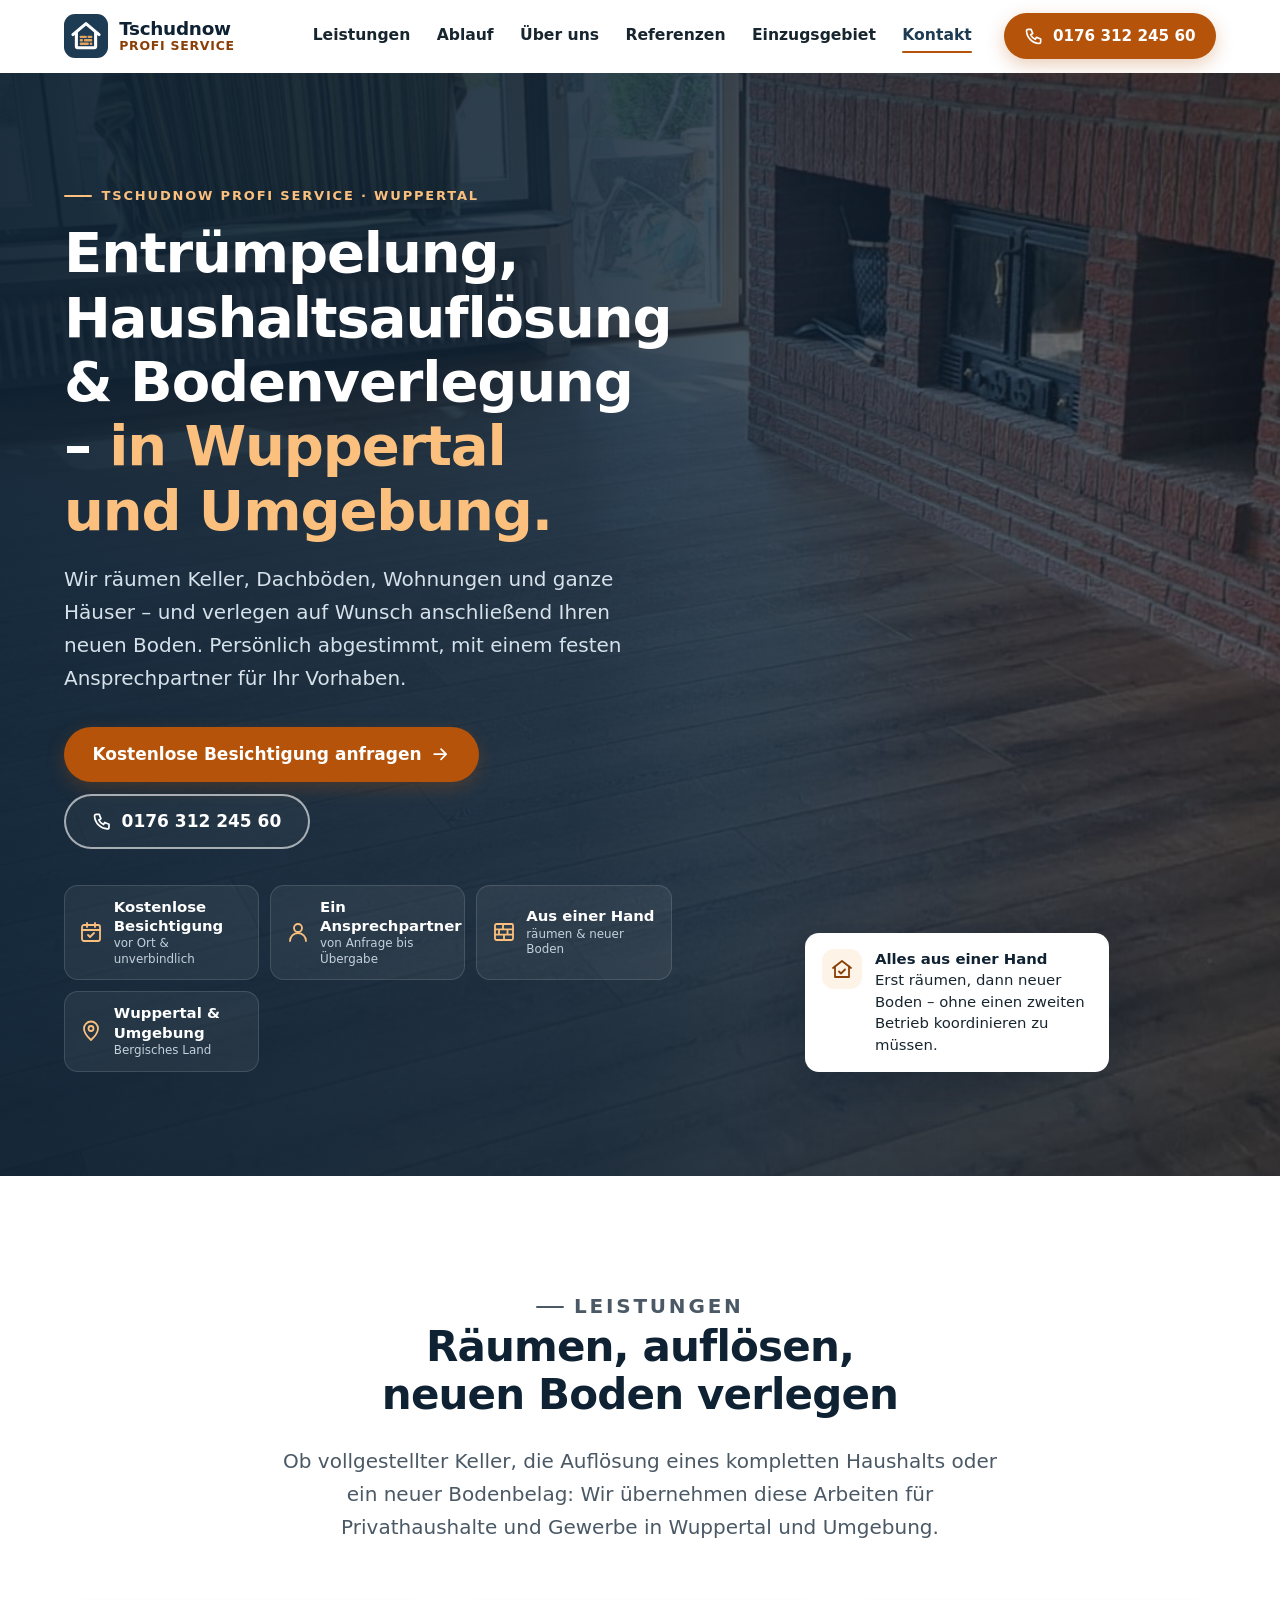
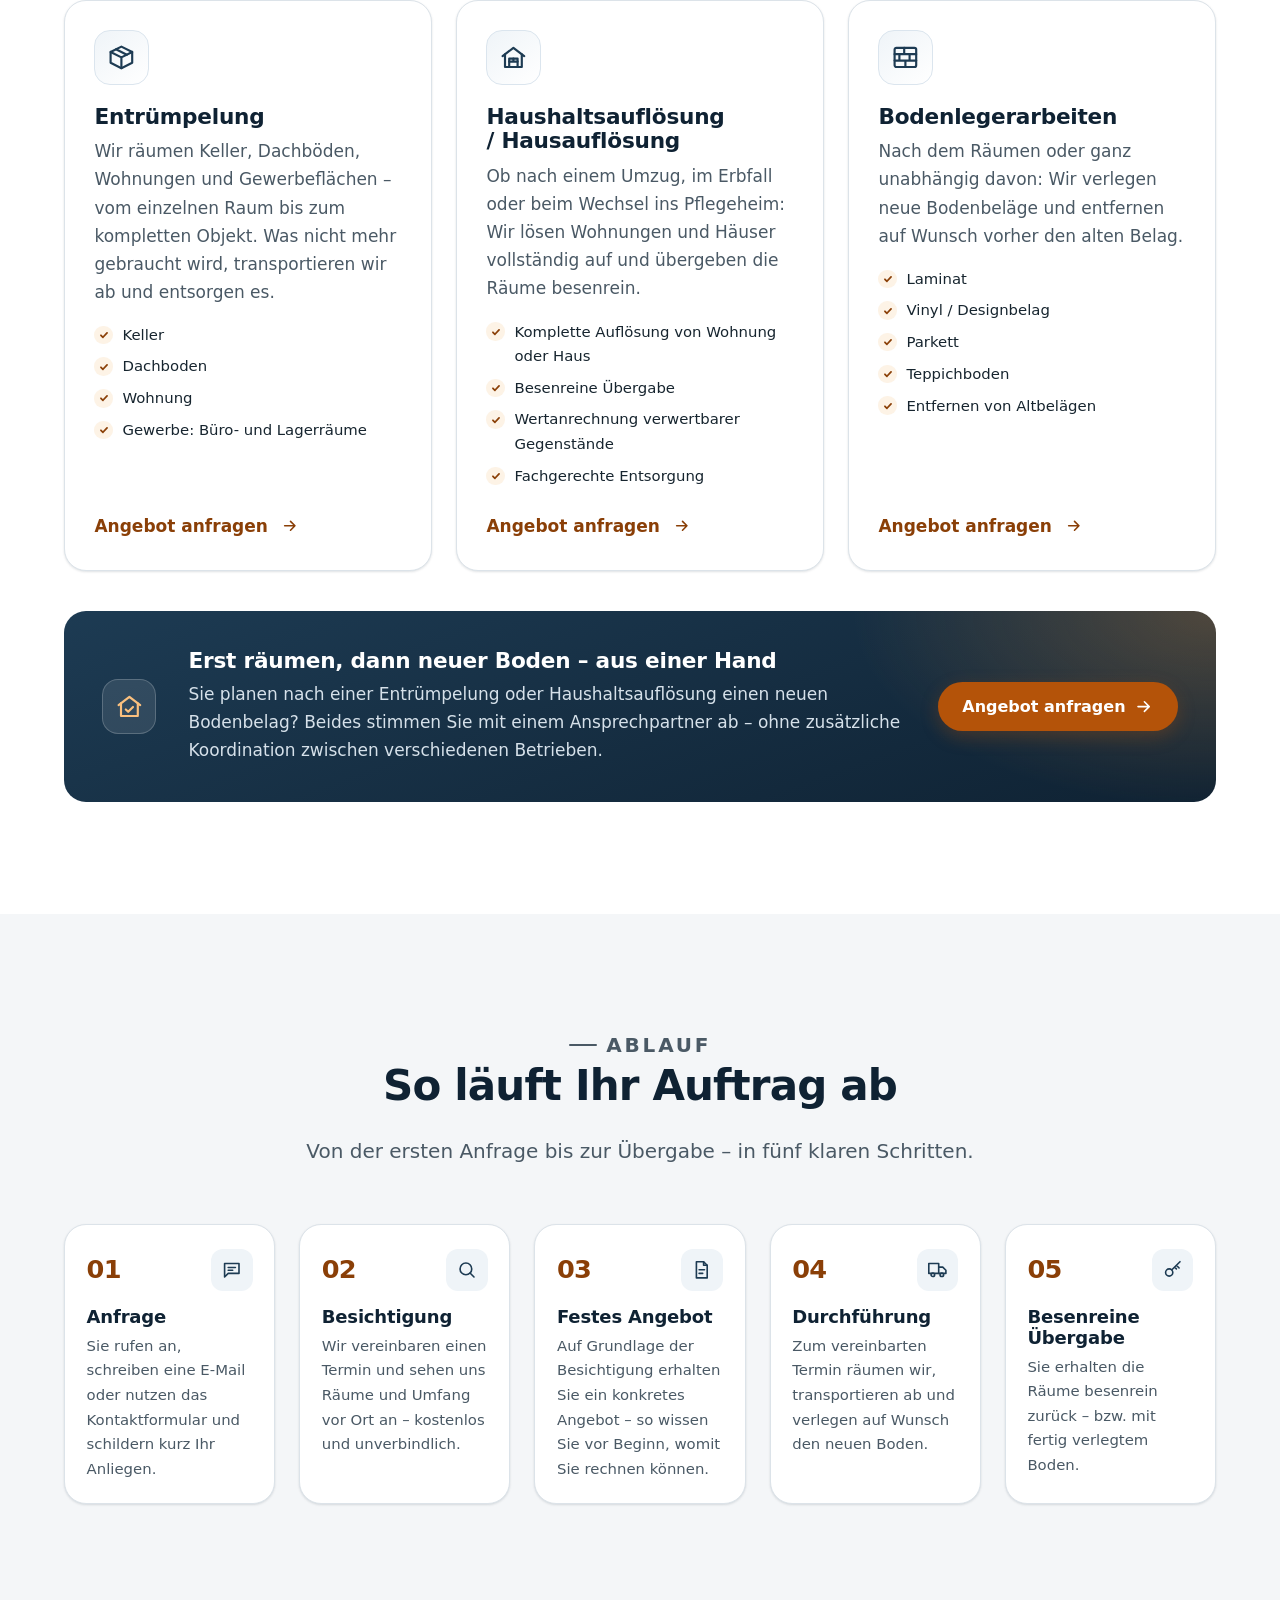
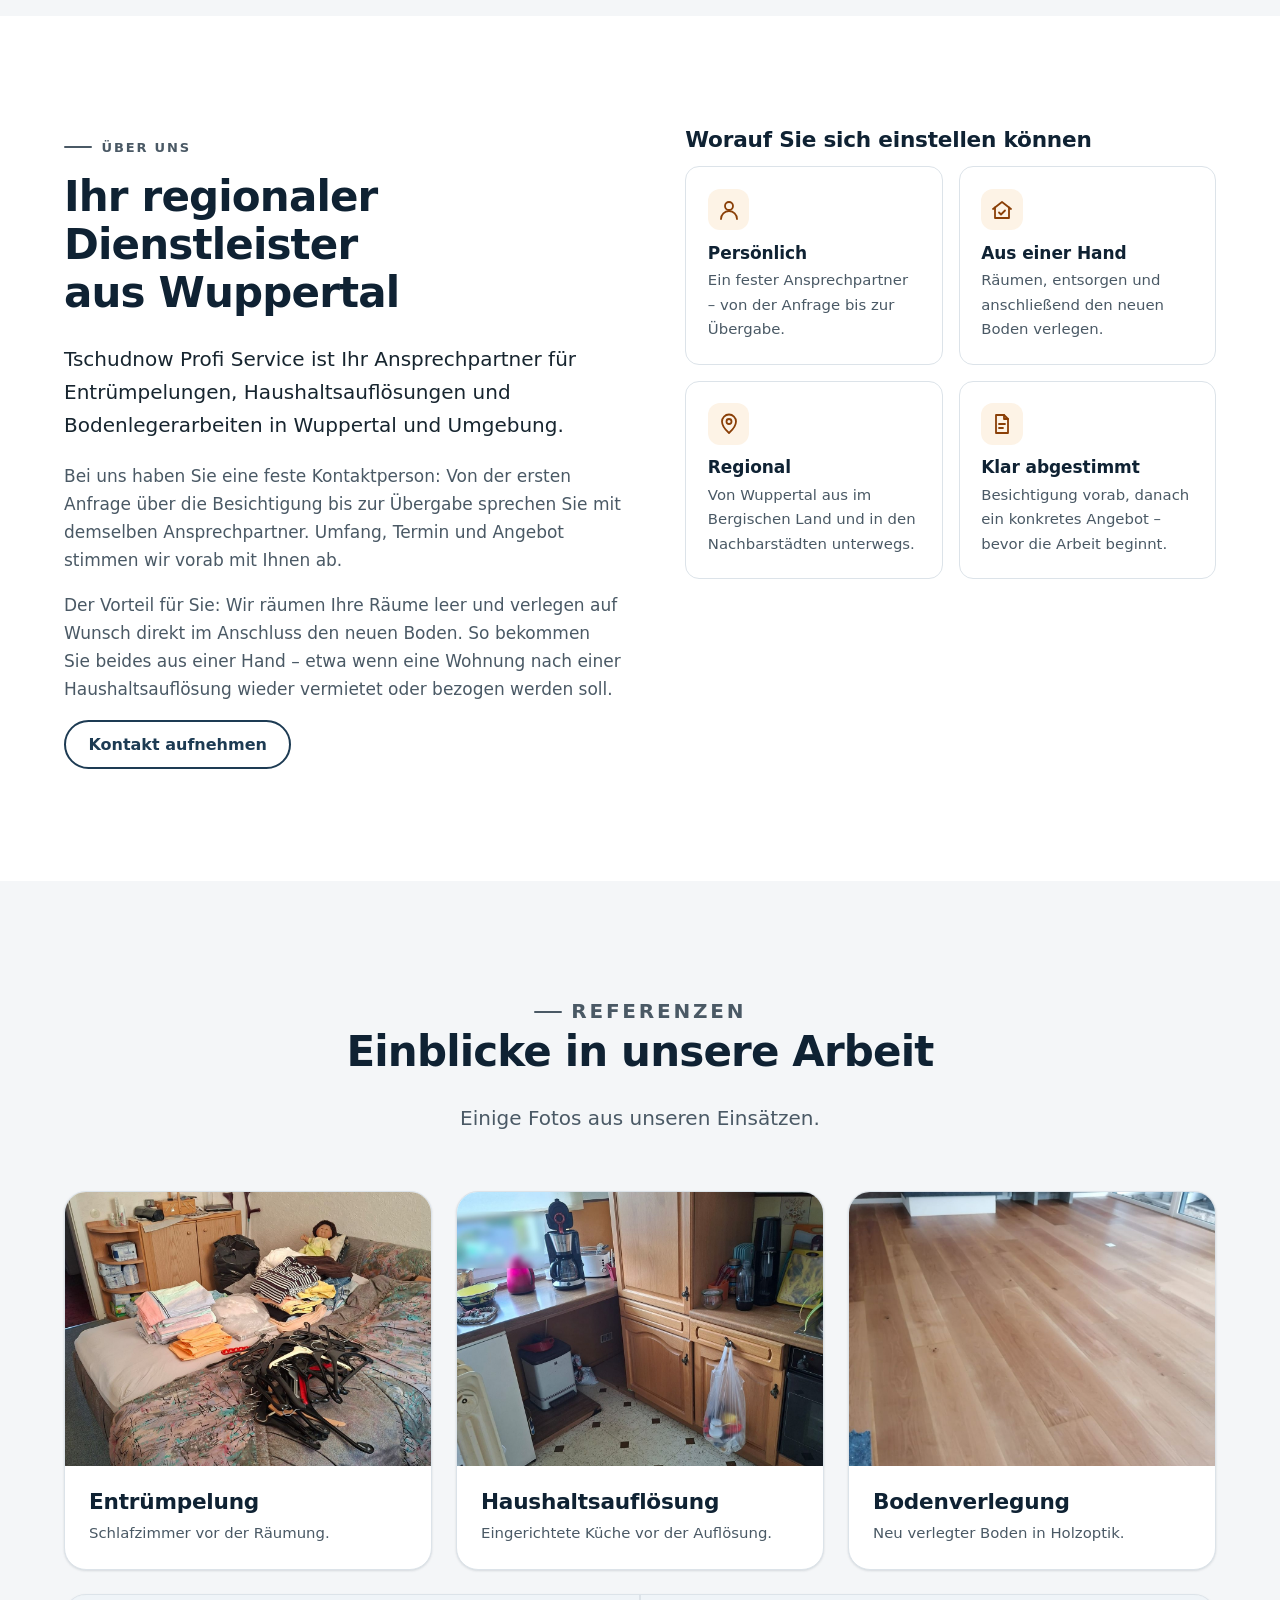
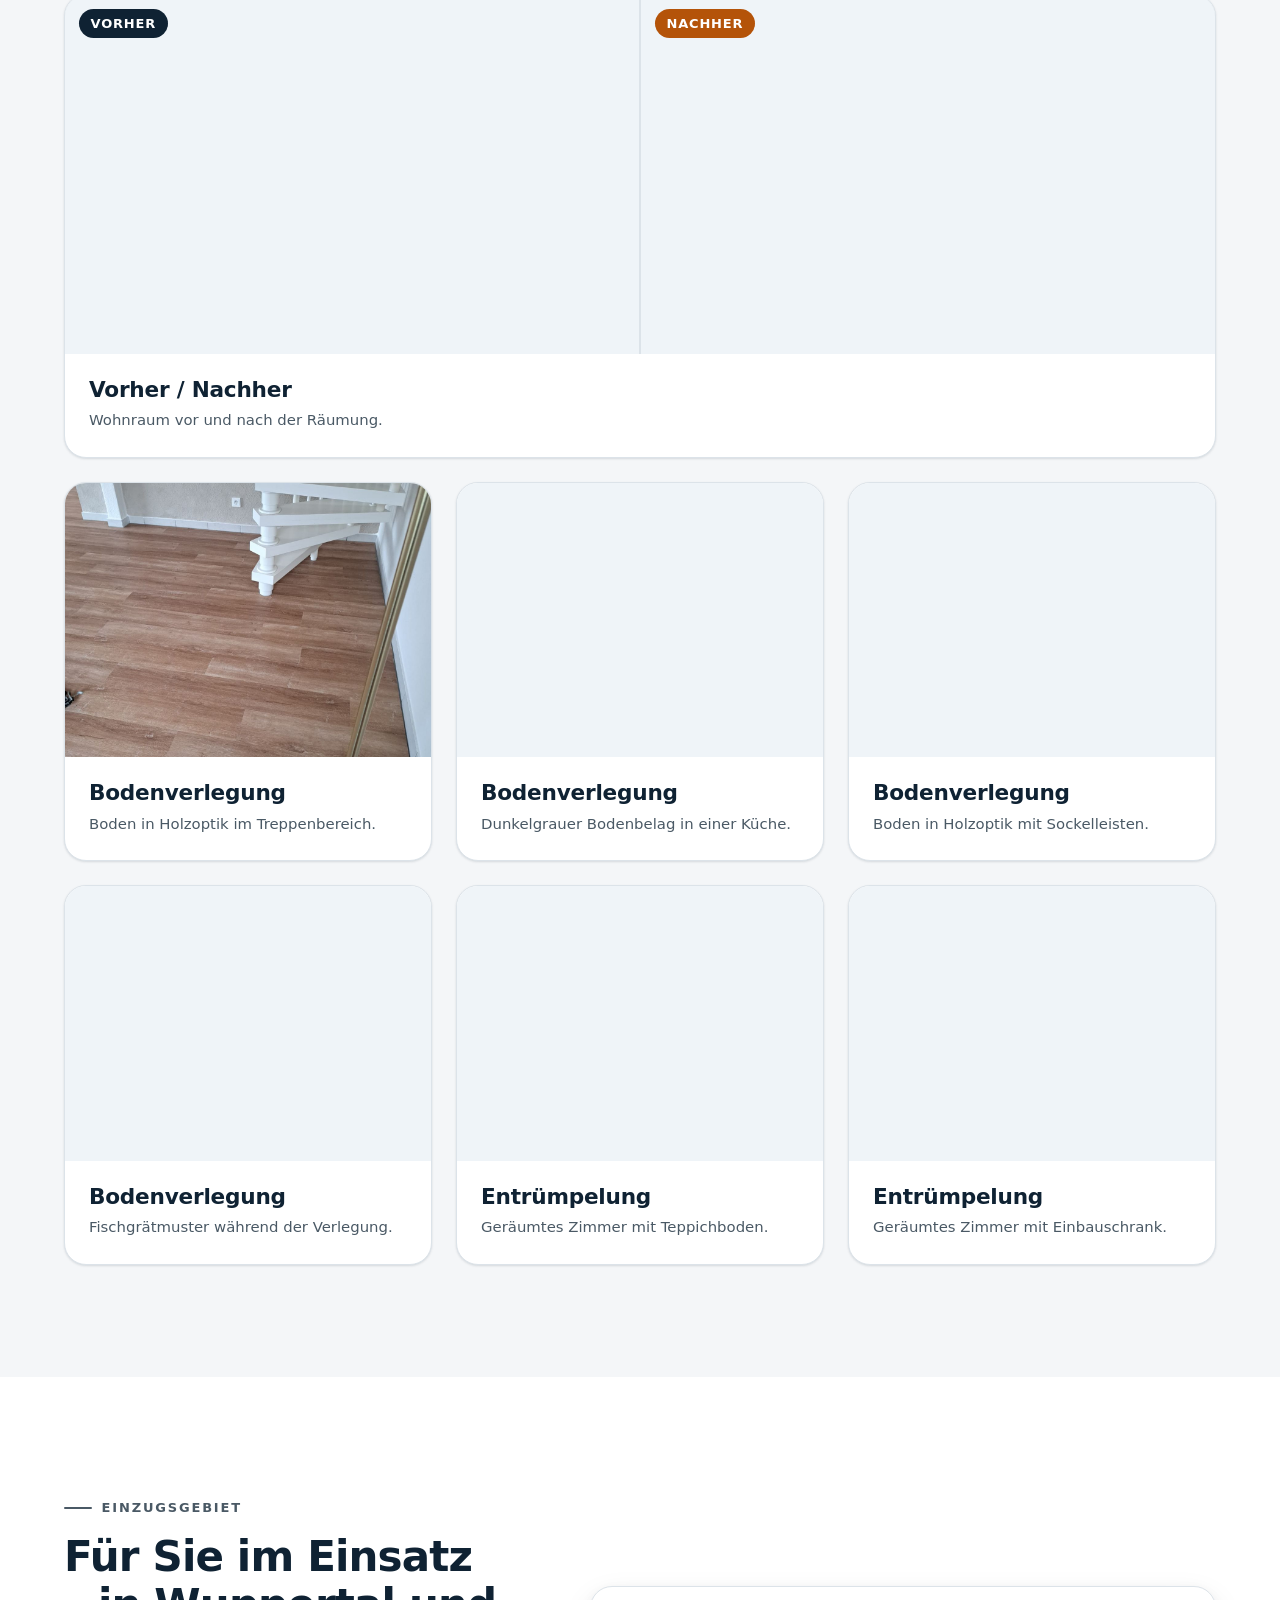
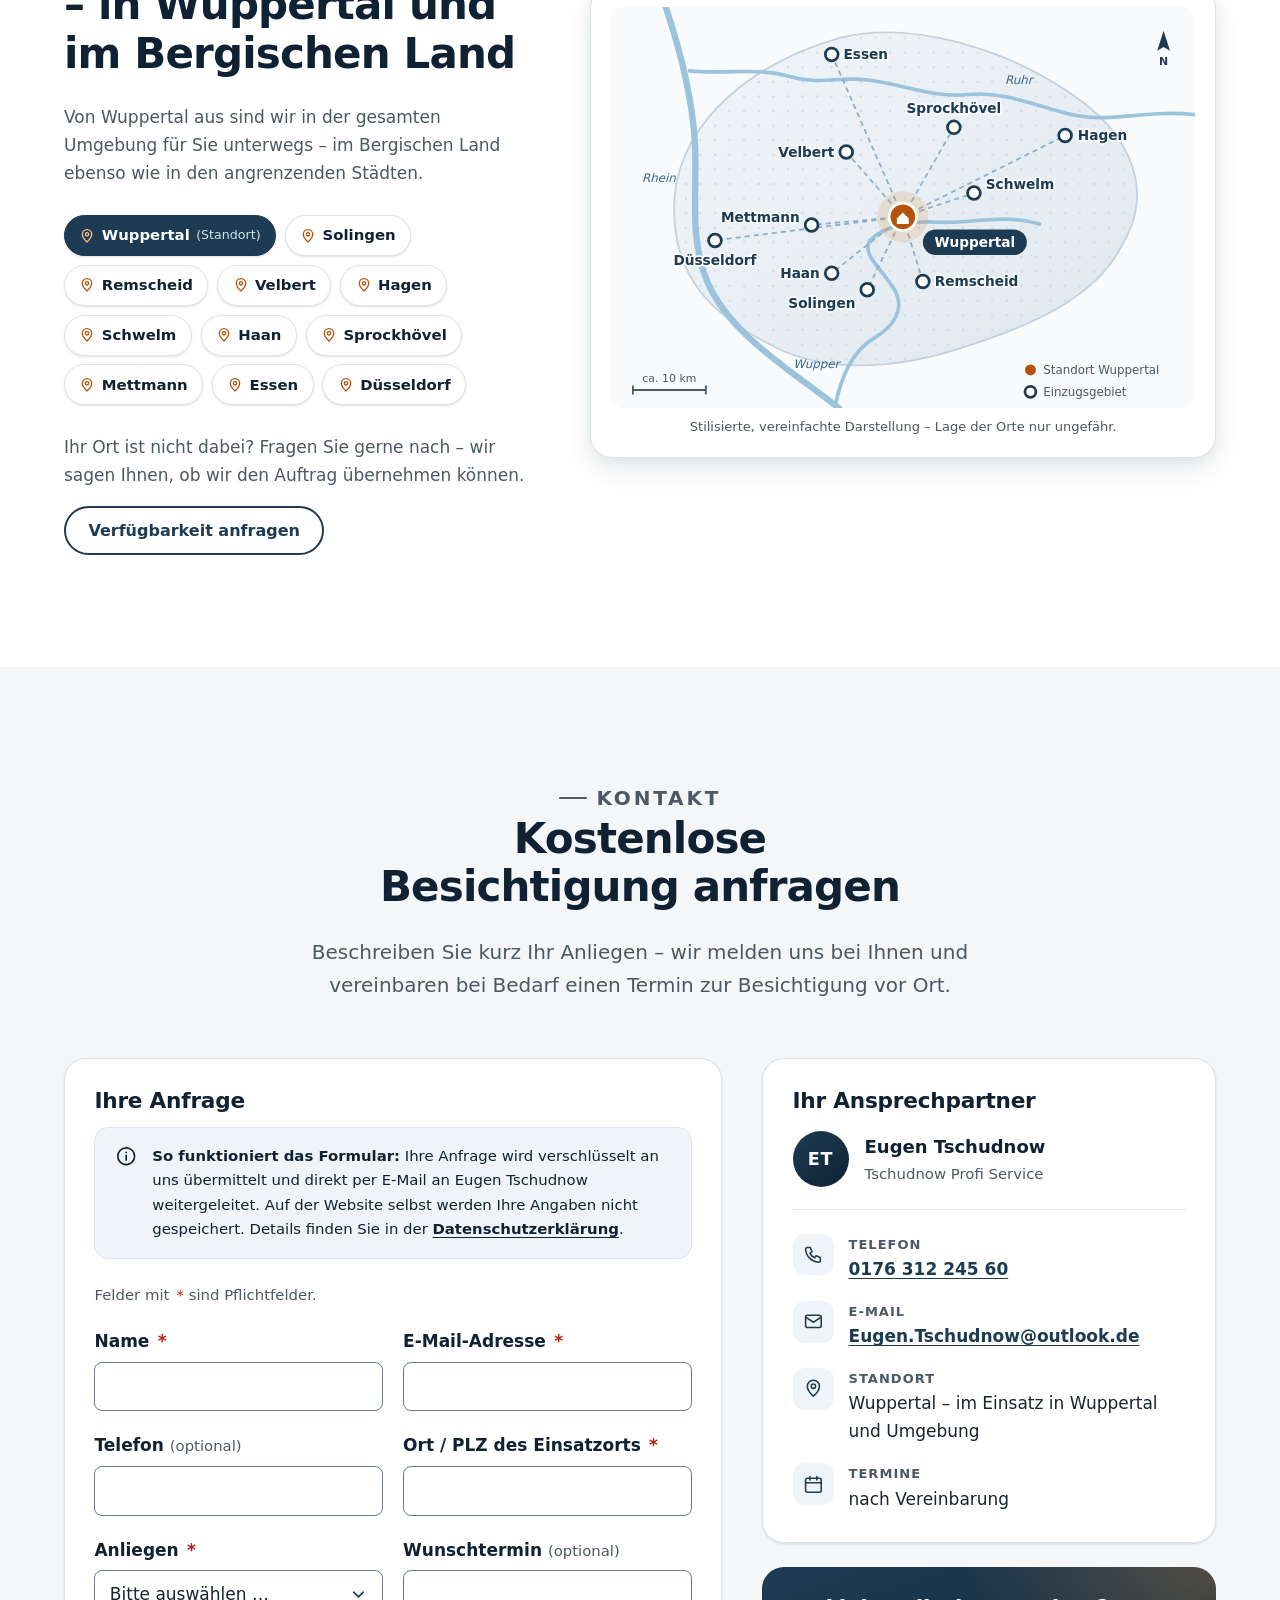
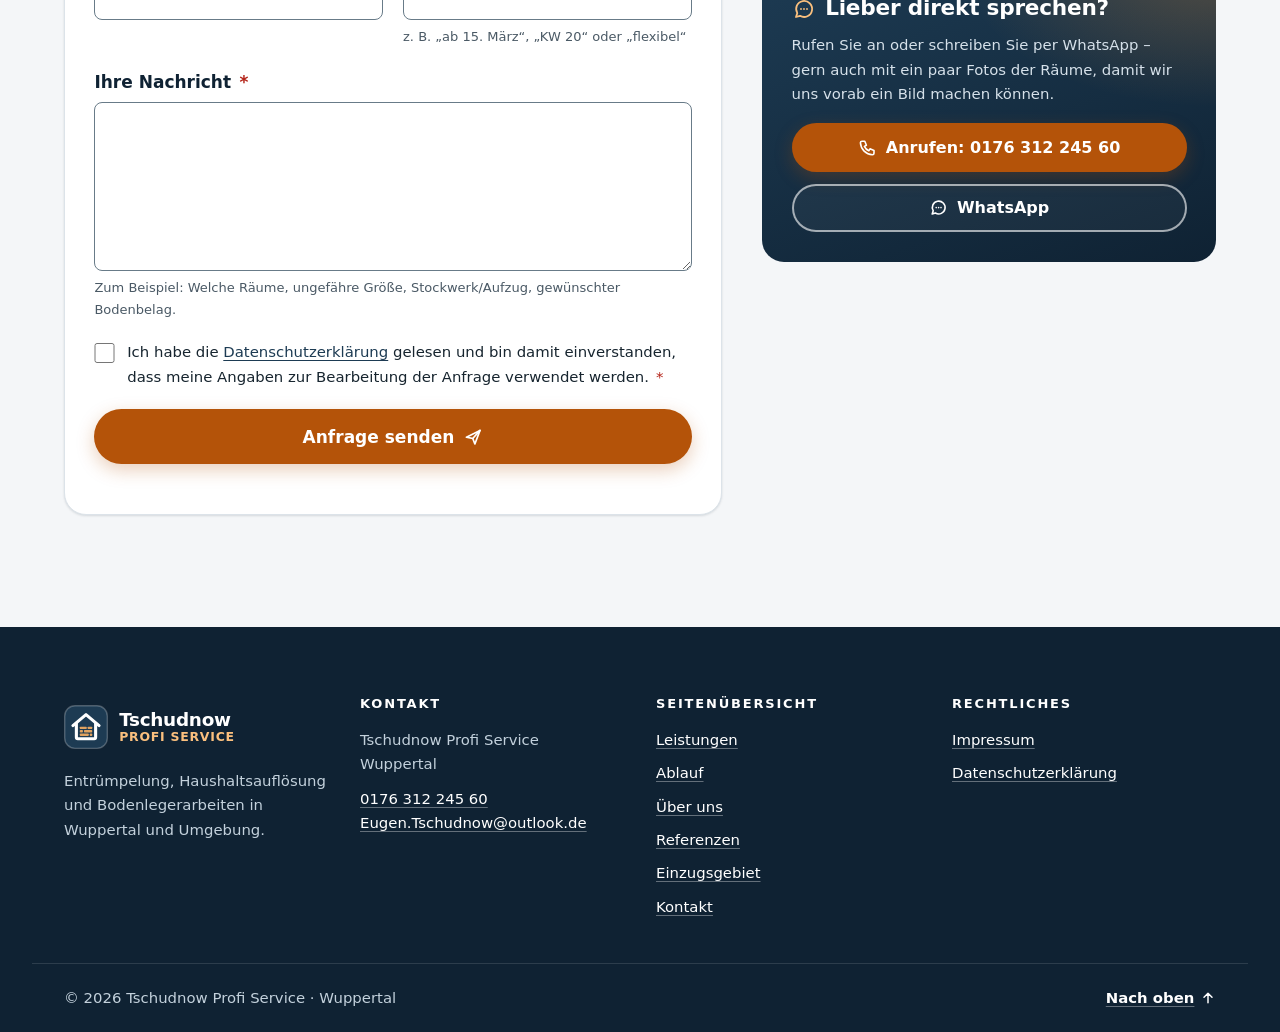
<file: index.html>
<!doctype html>
<html lang="de">
<head>
  <meta charset="utf-8">
  <meta name="viewport" content="width=device-width, initial-scale=1">
  <title>Entrümpelung, Haushaltsauflösung &amp; Bodenleger in Wuppertal | Tschudnow Profi Service</title>
  <meta name="description" content="Tschudnow Profi Service aus Wuppertal: Entrümpelung von Keller, Dachboden, Wohnung und Gewerbe, Haushaltsauflösungen mit besenreiner Übergabe sowie Bodenlegerarbeiten (Laminat, Vinyl, Parkett, Teppich) in Wuppertal und Umgebung.">
  <meta name="theme-color" content="#1d3b53">
  <meta name="color-scheme" content="light">

  <!-- Canonical-URL: eigene Domain (Hosting bei netcup); GitHub Pages dient nur noch als Vorschau -->
  <link rel="canonical" href="https://tschudnow-handwerk.de/">

  <link rel="icon" href="assets/img/favicon.svg" type="image/svg+xml">
  <link rel="stylesheet" href="assets/css/style.css">

  <!-- Open Graph / Social Media -->
  <meta property="og:type" content="website">
  <meta property="og:locale" content="de_DE">
  <meta property="og:site_name" content="Tschudnow Profi Service">
  <meta property="og:url" content="https://tschudnow-handwerk.de/">
  <meta property="og:title" content="Entrümpelung, Haushaltsauflösung &amp; Bodenleger in Wuppertal | Tschudnow Profi Service">
  <meta property="og:description" content="Entrümpelung, Haushaltsauflösung und Bodenlegerarbeiten in Wuppertal und Umgebung – alles aus einer Hand. Kostenlose Besichtigung anfragen.">
  <!-- Optional: Vorschaubild (1200×630 px, JPG/PNG) unter assets/img/og-image.jpg ablegen und aktivieren: -->
  <!-- <meta property="og:image" content="https://tschudnow-handwerk.de/assets/img/og-image.jpg"> -->
  <meta name="twitter:card" content="summary">
  <meta name="twitter:title" content="Entrümpelung, Haushaltsauflösung &amp; Bodenleger in Wuppertal | Tschudnow Profi Service">
  <meta name="twitter:description" content="Entrümpelung, Haushaltsauflösung und Bodenlegerarbeiten in Wuppertal und Umgebung – alles aus einer Hand.">

  <script>document.documentElement.classList.add('js');</script>
  <script src="assets/js/main.js" defer></script>

  <!-- Strukturierte Daten: nur gesicherte Angaben (keine Straßenadresse, keine Öffnungszeiten, keine Bewertungen) -->
  <script type="application/ld+json">
  {
    "@context": "https://schema.org",
    "@type": "HomeAndConstructionBusiness",
    "@id": "https://tschudnow-handwerk.de/#betrieb",
    "name": "Tschudnow Profi Service",
    "description": "Entrümpelung, Haushaltsauflösung und Bodenlegerarbeiten in Wuppertal und Umgebung.",
    "url": "https://tschudnow-handwerk.de/",
    "logo": "https://tschudnow-handwerk.de/assets/img/favicon.svg",
    "telephone": "+49 176 31224560",
    "email": "Eugen.Tschudnow@outlook.de",
    "address": {
      "@type": "PostalAddress",
      "addressLocality": "Wuppertal",
      "addressRegion": "NRW",
      "addressCountry": "DE"
    },
    "areaServed": [
      { "@type": "City", "name": "Wuppertal" },
      { "@type": "City", "name": "Solingen" },
      { "@type": "City", "name": "Remscheid" },
      { "@type": "City", "name": "Velbert" },
      { "@type": "City", "name": "Hagen" },
      { "@type": "City", "name": "Schwelm" },
      { "@type": "City", "name": "Haan" },
      { "@type": "City", "name": "Sprockhövel" },
      { "@type": "City", "name": "Mettmann" },
      { "@type": "City", "name": "Essen" },
      { "@type": "City", "name": "Düsseldorf" }
    ],
    "knowsAbout": [
      "Entrümpelung",
      "Haushaltsauflösung",
      "Hausauflösung",
      "Bodenlegerarbeiten",
      "Laminat",
      "Vinyl- und Designbelag",
      "Parkett",
      "Teppichboden"
    ],
    "makesOffer": [
      {
        "@type": "Offer",
        "itemOffered": {
          "@type": "Service",
          "name": "Entrümpelung",
          "description": "Entrümpelung von Kellern, Dachböden, Wohnungen und Gewerbeflächen (Büro, Lager)."
        }
      },
      {
        "@type": "Offer",
        "itemOffered": {
          "@type": "Service",
          "name": "Haushaltsauflösung / Hausauflösung",
          "description": "Komplette Auflösung von Haushalten mit besenreiner Übergabe, Wertanrechnung verwertbarer Gegenstände und fachgerechter Entsorgung."
        }
      },
      {
        "@type": "Offer",
        "itemOffered": {
          "@type": "Service",
          "name": "Bodenlegerarbeiten",
          "description": "Verlegung von Laminat, Vinyl/Designbelag, Parkett und Teppich sowie Entfernen von Altbelägen."
        }
      }
    ]
  }
  </script>
</head>
<body>
  <a class="skip-link" href="#inhalt">Zum Inhalt springen</a>

  <header class="site-header">
    <div class="container header-inner">
      <a class="brand" href="#start" aria-label="Tschudnow Profi Service – zum Seitenanfang">
        <svg class="brand__logo" viewBox="0 0 64 64" aria-hidden="true">
          <rect width="64" height="64" rx="16" fill="#1d3b53"/>
          <path d="M13 30 L32 14 L51 30" fill="none" stroke="#fff" stroke-width="4.5" stroke-linecap="round" stroke-linejoin="round"/>
          <path d="M18 27 V47 a2 2 0 0 0 2 2 H44 a2 2 0 0 0 2 -2 V27" fill="none" stroke="#fff" stroke-width="4.5" stroke-linecap="round" stroke-linejoin="round"/>
          <g fill="#e0a361">
            <rect x="23" y="31.5" width="10" height="3.5" rx="1"/>
            <rect x="34.5" y="31.5" width="6.5" height="3.5" rx="1"/>
            <rect x="23" y="36.5" width="4.5" height="3.5" rx="1"/>
            <rect x="29" y="36.5" width="12" height="3.5" rx="1"/>
            <rect x="23" y="41.5" width="13" height="3.5" rx="1"/>
            <rect x="37.5" y="41.5" width="3.5" height="3.5" rx="1"/>
          </g>
        </svg>
        <span class="brand__text">
          <span class="brand__name">Tschudnow</span>
          <span class="brand__claim">Profi Service</span>
        </span>
      </a>

      <nav class="site-nav" aria-label="Hauptnavigation">
        <button class="nav-toggle" type="button" aria-expanded="false" aria-controls="hauptmenue" aria-label="Hauptmenü">
          <span class="nav-toggle__bars" aria-hidden="true">
            <span class="nav-toggle__bar"></span>
            <span class="nav-toggle__bar"></span>
            <span class="nav-toggle__bar"></span>
          </span>
        </button>
        <ul class="nav-list" id="hauptmenue">
          <li><a class="nav-link" href="#leistungen">Leistungen</a></li>
          <li><a class="nav-link" href="#ablauf">Ablauf</a></li>
          <li><a class="nav-link" href="#ueber-uns">Über uns</a></li>
          <li><a class="nav-link" href="#referenzen">Referenzen</a></li>
          <li><a class="nav-link" href="#einzugsgebiet">Einzugsgebiet</a></li>
          <li><a class="nav-link" href="#kontakt">Kontakt</a></li>
        </ul>
      </nav>

      <a class="btn btn--primary header-call" href="tel:+4917631224560">
        <svg class="icon" viewBox="0 0 24 24" aria-hidden="true"><path d="M5 4h3.5l2 5-2.5 1.5a11 11 0 0 0 5.5 5.5l1.5-2.5 5 2V19a2 2 0 0 1-2 2A16 16 0 0 1 3 6a2 2 0 0 1 2-2z"/></svg>
        <span class="header-call__short">Anrufen</span>
        <span class="header-call__long">0176 312 245 60</span>
      </a>
    </div>
  </header>

  <main id="inhalt" tabindex="-1">

    <!-- ================================================================ START -->
    <!-- Optionales Hero-Foto: Datei images/hero.jpg ablegen und unten class="hero on-dark"
         zu class="hero hero--image on-dark" ändern. Dann wird das Foto (mit dunkler
         Überlagerung für gut lesbaren Text) statt der Illustration angezeigt. -->
    <section id="start" class="hero hero--image on-dark" aria-labelledby="start-titel">
      <div class="container hero__grid">
        <div class="hero__content">
          <p class="eyebrow">Tschudnow Profi Service · Wuppertal</p>
          <h1 id="start-titel">Entrümpelung, Haushaltsauflösung &amp; Bodenverlegung – <span class="text-accent">in Wuppertal und Umgebung.</span></h1>
          <p class="hero__lead">Wir räumen Keller, Dachböden, Wohnungen und ganze Häuser – und verlegen auf Wunsch anschließend Ihren neuen Boden. Persönlich abgestimmt, mit einem festen Ansprechpartner für Ihr Vorhaben.</p>

          <div class="hero__actions">
            <a class="btn btn--primary btn--lg" href="#kontakt">
              Kostenlose Besichtigung anfragen
              <svg class="icon" viewBox="0 0 24 24" aria-hidden="true"><path d="M5 12h14M13 6l6 6-6 6"/></svg>
            </a>
            <a class="btn btn--outline-light btn--lg" href="tel:+4917631224560">
              <svg class="icon" viewBox="0 0 24 24" aria-hidden="true"><path d="M5 4h3.5l2 5-2.5 1.5a11 11 0 0 0 5.5 5.5l1.5-2.5 5 2V19a2 2 0 0 1-2 2A16 16 0 0 1 3 6a2 2 0 0 1 2-2z"/></svg>
              <span><span class="visually-hidden">Anrufen: </span>0176 312 245 60</span>
            </a>
          </div>

          <ul class="trust-list" aria-label="Das erwartet Sie">
            <li class="trust-item">
              <svg class="icon" viewBox="0 0 24 24" aria-hidden="true"><rect x="3" y="5" width="18" height="16" rx="2"/><path d="M3 10h18M8 3v4M16 3v4"/><path d="M9 15l2 2 4-4"/></svg>
              <span>Kostenlose Besichtigung <small>vor Ort &amp; unverbindlich</small></span>
            </li>
            <li class="trust-item">
              <svg class="icon" viewBox="0 0 24 24" aria-hidden="true"><circle cx="12" cy="8" r="4"/><path d="M4 21a8 8 0 0 1 16 0"/></svg>
              <span>Ein Ansprechpartner <small>von Anfrage bis Übergabe</small></span>
            </li>
            <li class="trust-item">
              <svg class="icon" viewBox="0 0 24 24" aria-hidden="true"><rect x="3" y="4" width="18" height="16" rx="1.5"/><path d="M3 9.33h18M3 14.67h18M11 4v5.33M7 9.33v5.34M15.5 9.33v5.34M12 14.67V20"/></svg>
              <span>Aus einer Hand <small>räumen &amp; neuer Boden</small></span>
            </li>
            <li class="trust-item">
              <svg class="icon" viewBox="0 0 24 24" aria-hidden="true"><path d="M12 21s-7-6.2-7-11.5a7 7 0 0 1 14 0C19 14.8 12 21 12 21z"/><circle cx="12" cy="9.5" r="2.5"/></svg>
              <span>Wuppertal &amp; Umgebung <small>Bergisches Land</small></span>
            </li>
          </ul>
        </div>

        <div class="hero__visual">
          <svg class="hero__illustration" viewBox="0 0 520 440" aria-hidden="true">
            <defs>
              <linearGradient id="heroWall" x1="0" y1="0" x2="0" y2="1">
                <stop offset="0" stop-color="#ffffff"/>
                <stop offset="1" stop-color="#e4ebf1"/>
              </linearGradient>
              <linearGradient id="heroFloor" x1="0" y1="0" x2="0" y2="1">
                <stop offset="0" stop-color="#e6b47e"/>
                <stop offset="1" stop-color="#c98a4b"/>
              </linearGradient>
              <linearGradient id="heroBox" x1="0" y1="0" x2="0" y2="1">
                <stop offset="0" stop-color="#ddb07a"/>
                <stop offset="1" stop-color="#c4904f"/>
              </linearGradient>
            </defs>
            <circle cx="260" cy="225" r="205" fill="#ffffff" opacity=".05"/>
            <circle cx="260" cy="225" r="150" fill="#ffffff" opacity=".05"/>
            <!-- Rückwand mit Fenster -->
            <rect x="96" y="70" width="328" height="212" rx="10" fill="url(#heroWall)"/>
            <rect x="286" y="102" width="98" height="86" rx="6" fill="#c9dcea" stroke="#ffffff" stroke-width="6"/>
            <path d="M335 102 V188 M286 145 H384" stroke="#ffffff" stroke-width="4"/>
            <path d="M300 176 l26 -30 M318 180 l30 -34" stroke="#ffffff" stroke-width="3" stroke-linecap="round" opacity=".6"/>
            <rect x="96" y="272" width="328" height="10" fill="#cfd9e2"/>
            <!-- Boden in Perspektive -->
            <path d="M96 282 H424 L484 382 H36 Z" fill="url(#heroFloor)"/>
            <g stroke="#b47a40" stroke-width="2" stroke-linecap="round" opacity=".75">
              <path d="M150.7 282 L110.7 382 M205.3 282 L185.3 382 M260 282 L260 382 M314.7 282 L334.7 382 M369.3 282 L409.3 382"/>
              <path d="M98 300 H143 M220 300 H262 M318 300 H372 M160 322 H198 M262 322 H322 M120 348 H170 M196 348 H262 M340 348 H400 M82 366 H118 M262 366 H334"/>
            </g>
            <!-- Noch nicht verlegter Bereich (Untergrund) -->
            <path d="M322.7 322 H448 L484 382 H334.7 Z" fill="#b8c3cd"/>
            <path d="M322.7 322 H448" stroke="#a3afba" stroke-width="2"/>
            <!-- Diele wird gerade eingelegt -->
            <g transform="rotate(-9 404 312)">
              <rect x="350" y="304" width="112" height="15" rx="2" fill="#f2c995" stroke="#c98a4b" stroke-width="2"/>
              <path d="M362 311 H392 M404 311 H448" stroke="#d9a066" stroke-width="2" stroke-linecap="round"/>
            </g>
            <!-- Umzugskartons -->
            <rect x="112" y="226" width="86" height="58" rx="3" fill="url(#heroBox)"/>
            <rect x="148" y="226" width="14" height="58" fill="#efd3a6" opacity=".8"/>
            <rect x="124" y="252" width="20" height="12" rx="2" fill="#ffffff" opacity=".8"/>
            <rect x="130" y="180" width="64" height="46" rx="3" fill="url(#heroBox)"/>
            <rect x="155" y="180" width="12" height="46" fill="#efd3a6" opacity=".8"/>
            <path d="M112 226 H198 M130 180 H194" stroke="#a87638" stroke-width="2"/>
            <!-- Besen -->
            <path d="M246 150 L230 268" stroke="#1d3b53" stroke-width="6" stroke-linecap="round"/>
            <path d="M216 266 H246 L252 290 H210 Z" fill="#1d3b53"/>
            <path d="M216 290 l-2 6 M224 290 v7 M232 290 v7 M240 290 v7 M248 290 l2 6" stroke="#1d3b53" stroke-width="3" stroke-linecap="round"/>
            <!-- Funkeln: sauber übergeben -->
            <path d="M84 114 l4 10 10 4 -10 4 -4 10 -4 -10 -10 -4 10 -4z" fill="#fbc07e" opacity=".9"/>
            <path d="M262 222 l2.5 6 6 2.5 -6 2.5 -2.5 6 -2.5 -6 -6 -2.5 6 -2.5z" fill="#fbc07e"/>
            <path d="M448 74 l3 7.5 7.5 3 -7.5 3 -3 7.5 -3 -7.5 -7.5 -3 7.5 -3z" fill="#ffffff" opacity=".7"/>
            <circle cx="66" cy="252" r="5" fill="#ffffff" opacity=".35"/>
            <circle cx="474" cy="214" r="4" fill="#ffffff" opacity=".35"/>
          </svg>

          <div class="hero__card">
            <span class="hero__card-icon">
              <svg class="icon" viewBox="0 0 24 24" aria-hidden="true"><path d="M3 11 12 4l9 7"/><path d="M5 9.5V20h14V9.5"/><path d="M9 14.5l2 2 4-4"/></svg>
            </span>
            <p><strong>Alles aus einer Hand</strong> Erst räumen, dann neuer Boden – ohne einen zweiten Betrieb koordinieren zu müssen.</p>
          </div>
        </div>
      </div>
    </section>

    <!-- =========================================================== LEISTUNGEN -->
    <section id="leistungen" class="section" aria-labelledby="leistungen-titel">
      <div class="container">
        <div class="section-head">
          <p class="eyebrow">Leistungen</p>
          <h2 id="leistungen-titel">Räumen, auflösen, neuen Boden verlegen</h2>
          <p>Ob vollgestellter Keller, die Auflösung eines kompletten Haushalts oder ein neuer Bodenbelag: Wir übernehmen diese Arbeiten für Privathaushalte und Gewerbe in Wuppertal und Umgebung.</p>
        </div>

        <div class="grid-cards">
          <article class="card card--hover service-card">
            <div class="service-icon">
              <svg class="icon" viewBox="0 0 24 24" aria-hidden="true"><path d="M3 7.5 12 3l9 4.5v9L12 21l-9-4.5z"/><path d="M3 7.5 12 12l9-4.5M12 12v9"/><path d="M7.5 5.25 16.5 9.75"/></svg>
            </div>
            <h3>Entrümpelung</h3>
            <p>Wir räumen Keller, Dachböden, Wohnungen und Gewerbeflächen – vom einzelnen Raum bis zum kompletten Objekt. Was nicht mehr gebraucht wird, transportieren wir ab und entsorgen es.</p>
            <ul class="check-list">
              <li>Keller</li>
              <li>Dachboden</li>
              <li>Wohnung</li>
              <li>Gewerbe: Büro- und Lagerräume</li>
            </ul>
            <a class="card-link" href="#kontakt" data-anliegen="entruempelung">
              Angebot anfragen<span class="visually-hidden">: Entrümpelung</span>
              <svg class="icon" viewBox="0 0 24 24" aria-hidden="true"><path d="M5 12h14M13 6l6 6-6 6"/></svg>
            </a>
          </article>

          <article class="card card--hover service-card">
            <div class="service-icon">
              <svg class="icon" viewBox="0 0 24 24" aria-hidden="true"><path d="M3 11 12 4l9 7"/><path d="M5 9.5V20h14V9.5"/><rect x="8.5" y="13" width="7" height="7"/><path d="M8.5 15.5h7M12 13v2.5"/></svg>
            </div>
            <h3>Haushaltsauflösung / Hausauflösung</h3>
            <p>Ob nach einem Umzug, im Erbfall oder beim Wechsel ins Pflegeheim: Wir lösen Wohnungen und Häuser vollständig auf und übergeben die Räume besenrein.</p>
            <ul class="check-list">
              <li>Komplette Auflösung von Wohnung oder Haus</li>
              <li>Besenreine Übergabe</li>
              <li>Wertanrechnung verwertbarer Gegenstände</li>
              <li>Fachgerechte Entsorgung</li>
            </ul>
            <a class="card-link" href="#kontakt" data-anliegen="haushaltsaufloesung">
              Angebot anfragen<span class="visually-hidden">: Haushaltsauflösung</span>
              <svg class="icon" viewBox="0 0 24 24" aria-hidden="true"><path d="M5 12h14M13 6l6 6-6 6"/></svg>
            </a>
          </article>

          <article class="card card--hover service-card">
            <div class="service-icon">
              <svg class="icon" viewBox="0 0 24 24" aria-hidden="true"><rect x="3" y="4" width="18" height="16" rx="1.5"/><path d="M3 9.33h18M3 14.67h18M11 4v5.33M7 9.33v5.34M15.5 9.33v5.34M12 14.67V20"/></svg>
            </div>
            <h3>Bodenlegerarbeiten</h3>
            <p>Nach dem Räumen oder ganz unabhängig davon: Wir verlegen neue Bodenbeläge und entfernen auf Wunsch vorher den alten Belag.</p>
            <ul class="check-list">
              <li>Laminat</li>
              <li>Vinyl / Designbelag</li>
              <li>Parkett</li>
              <li>Teppichboden</li>
              <li>Entfernen von Altbelägen</li>
            </ul>
            <a class="card-link" href="#kontakt" data-anliegen="bodenleger">
              Angebot anfragen<span class="visually-hidden">: Bodenlegerarbeiten</span>
              <svg class="icon" viewBox="0 0 24 24" aria-hidden="true"><path d="M5 12h14M13 6l6 6-6 6"/></svg>
            </a>
          </article>
        </div>

        <div class="combo on-dark">
          <span class="combo__icon">
            <svg class="icon" viewBox="0 0 24 24" aria-hidden="true"><path d="M3 11 12 4l9 7"/><path d="M5 9.5V20h14V9.5"/><path d="M9 14.5l2 2 4-4"/></svg>
          </span>
          <div>
            <h3>Erst räumen, dann neuer Boden – aus einer Hand</h3>
            <p>Sie planen nach einer Entrümpelung oder Haushaltsauflösung einen neuen Bodenbelag? Beides stimmen Sie mit einem Ansprechpartner ab – ohne zusätzliche Koordination zwischen verschiedenen Betrieben.</p>
          </div>
          <a class="btn btn--primary" href="#kontakt">
            Angebot anfragen
            <svg class="icon" viewBox="0 0 24 24" aria-hidden="true"><path d="M5 12h14M13 6l6 6-6 6"/></svg>
          </a>
        </div>
      </div>
    </section>

    <!-- ================================================================ ABLAUF -->
    <section id="ablauf" class="section section--alt" aria-labelledby="ablauf-titel">
      <div class="container">
        <div class="section-head">
          <p class="eyebrow">Ablauf</p>
          <h2 id="ablauf-titel">So läuft Ihr Auftrag ab</h2>
          <p>Von der ersten Anfrage bis zur Übergabe – in fünf klaren Schritten.</p>
        </div>

        <ol class="process">
          <li class="step">
            <div class="step__head">
              <span class="step__icon"><svg class="icon" viewBox="0 0 24 24" aria-hidden="true"><path d="M4 5h16v11H8l-4 4z"/><path d="M8 9.5h8M8 12.5h5"/></svg></span>
            </div>
            <h3>Anfrage</h3>
            <p>Sie rufen an, schreiben eine E-Mail oder nutzen das Kontaktformular und schildern kurz Ihr Anliegen.</p>
          </li>
          <li class="step">
            <div class="step__head">
              <span class="step__icon"><svg class="icon" viewBox="0 0 24 24" aria-hidden="true"><circle cx="11" cy="11" r="6.5"/><path d="M20 20l-4.4-4.4"/></svg></span>
            </div>
            <h3>Besichtigung</h3>
            <p>Wir vereinbaren einen Termin und sehen uns Räume und Umfang vor Ort an – kostenlos und unverbindlich.</p>
          </li>
          <li class="step">
            <div class="step__head">
              <span class="step__icon"><svg class="icon" viewBox="0 0 24 24" aria-hidden="true"><path d="M6 3h8l4 4v14H6z"/><path d="M14 3v4h4"/><path d="M9 12h6M9 16h4"/></svg></span>
            </div>
            <h3>Festes Angebot</h3>
            <p>Auf Grundlage der Besichtigung erhalten Sie ein konkretes Angebot – so wissen Sie vor Beginn, womit Sie rechnen können.</p>
          </li>
          <li class="step">
            <div class="step__head">
              <span class="step__icon"><svg class="icon" viewBox="0 0 24 24" aria-hidden="true"><path d="M2 5h11v11H2z"/><path d="M13 9h4.5L21 12.5V16h-8"/><circle cx="6.5" cy="17.5" r="2"/><circle cx="16.5" cy="17.5" r="2"/></svg></span>
            </div>
            <h3>Durchführung</h3>
            <p>Zum vereinbarten Termin räumen wir, transportieren ab und verlegen auf Wunsch den neuen Boden.</p>
          </li>
          <li class="step">
            <div class="step__head">
              <span class="step__icon"><svg class="icon" viewBox="0 0 24 24" aria-hidden="true"><circle cx="8" cy="15" r="4"/><path d="M11 12l9-9M16 7l3 3M14 9l2 2"/></svg></span>
            </div>
            <h3>Besenreine Übergabe</h3>
            <p>Sie erhalten die Räume besenrein zurück – bzw. mit fertig verlegtem Boden.</p>
          </li>
        </ol>
      </div>
    </section>

    <!-- ============================================================= ÜBER UNS -->
    <section id="ueber-uns" class="section" aria-labelledby="ueber-uns-titel">
      <div class="container">
        <div class="about">
          <div class="about__text">
            <p class="eyebrow">Über uns</p>
            <h2 id="ueber-uns-titel">Ihr regionaler Dienstleister aus Wuppertal</h2>
            <p class="lead">Tschudnow Profi Service ist Ihr Ansprechpartner für Entrümpelungen, Haushaltsauflösungen und Bodenlegerarbeiten in Wuppertal und Umgebung.</p>
            <p>Bei uns haben Sie eine feste Kontaktperson: Von der ersten Anfrage über die Besichtigung bis zur Übergabe sprechen Sie mit demselben Ansprechpartner. Umfang, Termin und Angebot stimmen wir vorab mit Ihnen ab.</p>
            <p>Der Vorteil für Sie: Wir räumen Ihre Räume leer und verlegen auf Wunsch direkt im Anschluss den neuen Boden. So bekommen Sie beides aus einer Hand – etwa wenn eine Wohnung nach einer Haushaltsauflösung wieder vermietet oder bezogen werden soll.</p>
            <a class="btn btn--outline" href="#kontakt">Kontakt aufnehmen</a>
          </div>

          <div class="about__values">
            <h3>Worauf Sie sich einstellen können</h3>
            <ul class="values">
              <li class="value">
                <span class="value__icon">
                  <svg class="icon" viewBox="0 0 24 24" aria-hidden="true"><circle cx="12" cy="8" r="4"/><path d="M4 21a8 8 0 0 1 16 0"/></svg>
                </span>
                <h4>Persönlich</h4>
                <p>Ein fester Ansprechpartner – von der Anfrage bis zur Übergabe.</p>
              </li>
              <li class="value">
                <span class="value__icon">
                  <svg class="icon" viewBox="0 0 24 24" aria-hidden="true"><path d="M3 11 12 4l9 7"/><path d="M5 9.5V20h14V9.5"/><path d="M9 14.5l2 2 4-4"/></svg>
                </span>
                <h4>Aus einer Hand</h4>
                <p>Räumen, entsorgen und anschließend den neuen Boden verlegen.</p>
              </li>
              <li class="value">
                <span class="value__icon">
                  <svg class="icon" viewBox="0 0 24 24" aria-hidden="true"><path d="M12 21s-7-6.2-7-11.5a7 7 0 0 1 14 0C19 14.8 12 21 12 21z"/><circle cx="12" cy="9.5" r="2.5"/></svg>
                </span>
                <h4>Regional</h4>
                <p>Von Wuppertal aus im Bergischen Land und in den Nachbarstädten unterwegs.</p>
              </li>
              <li class="value">
                <span class="value__icon">
                  <svg class="icon" viewBox="0 0 24 24" aria-hidden="true"><path d="M6 3h8l4 4v14H6z"/><path d="M14 3v4h4"/><path d="M9 12h6M9 16h4"/></svg>
                </span>
                <h4>Klar abgestimmt</h4>
                <p>Besichtigung vorab, danach ein konkretes Angebot – bevor die Arbeit beginnt.</p>
              </li>
            </ul>
          </div>
        </div>
      </div>
    </section>

    <!-- =========================================================== REFERENZEN -->
    <!-- Echte Fotos einsetzen (Details siehe images/README.md):
         1. Foto unter images/referenzen/ ablegen (z. B. entruempelung-1.jpg).
         2. In der jeweiligen Karte den Platzhalter-Inhalt (Icon + „Fotos folgen“) durch das
            auskommentierte <img> ersetzen und die Klasse „gallery-item__media--placeholder“ entfernen.
         3. Bildunterschrift (figcaption) und alt-Text kurz und sachlich anpassen.
         Bilder werden erst referenziert, wenn sie eingesetzt sind – fehlende Dateien erzeugen
         daher keine kaputten Bild-Icons. -->
    <section id="referenzen" class="section section--alt" aria-labelledby="referenzen-titel">
      <div class="container">
        <div class="section-head">
          <p class="eyebrow">Referenzen</p>
          <h2 id="referenzen-titel">Einblicke in unsere Arbeit</h2>
          <p>Einige Fotos aus unseren Einsätzen.</p>
        </div>

        <div class="gallery">
          <figure class="card gallery-item">
            <div class="gallery-item__media">
              <img src="images/referenzen/entruempelung-1.jpg" alt="Schlafzimmer vor der Entrümpelung: Bett voller Kleidung, Kleiderbügel und Taschen" loading="lazy" decoding="async" width="1200" height="900">
            </div>
            <figcaption>
              <h3>Entrümpelung</h3>
              <p>Schlafzimmer vor der Räumung.</p>
            </figcaption>
          </figure>

          <figure class="card gallery-item">
            <div class="gallery-item__media">
              <img src="images/referenzen/haushaltsaufloesung-1.jpg" alt="Eingerichtete Küche mit Holzschränken und Haushaltsgeräten vor der Haushaltsauflösung" loading="lazy" decoding="async" width="1200" height="900">
            </div>
            <figcaption>
              <h3>Haushaltsauflösung</h3>
              <p>Eingerichtete Küche vor der Auflösung.</p>
            </figcaption>
          </figure>

          <figure class="card gallery-item">
            <div class="gallery-item__media">
              <img src="images/referenzen/bodenleger-1.jpg" alt="Wohnraum mit neu verlegtem hellem Boden in Holzoptik, im Hintergrund ein Kamin" loading="lazy" decoding="async" width="1200" height="900">
            </div>
            <figcaption>
              <h3>Bodenverlegung</h3>
              <p>Neu verlegter Boden in Holzoptik.</p>
            </figcaption>
          </figure>

          <!-- Vorher/Nachher-Paar: beide Fotos mit gleichem Seitenverhältnis (z. B. 16:10) verwenden -->
          <figure class="card gallery-item gallery-item--wide">
            <div class="compare">
              <div class="gallery-item__media">
                <span class="compare__label">Vorher</span>
                <img src="images/referenzen/projekt-1-vorher.jpg" alt="Wohnraum vor der Räumung: Eckbank, Tisch, Sekretär und viele Gegenstände" loading="lazy" decoding="async" width="1200" height="750">
              </div>
              <div class="gallery-item__media">
                <span class="compare__label compare__label--after">Nachher</span>
                <img src="images/referenzen/projekt-1-nachher.jpg" alt="Derselbe Raum nach der Räumung: leer, mit Laminatboden und Balkontür" loading="lazy" decoding="async" width="1200" height="750">
              </div>
            </div>
            <figcaption>
              <h3>Vorher / Nachher</h3>
              <p>Wohnraum vor und nach der Räumung.</p>
            </figcaption>
          </figure>

          <figure class="card gallery-item">
            <div class="gallery-item__media">
              <img src="images/referenzen/bodenleger-2.jpg" alt="Neu verlegter Boden in Holzoptik neben einer weißen Wendeltreppe" loading="lazy" decoding="async" width="1200" height="900">
            </div>
            <figcaption>
              <h3>Bodenverlegung</h3>
              <p>Boden in Holzoptik im Treppenbereich.</p>
            </figcaption>
          </figure>

          <figure class="card gallery-item">
            <div class="gallery-item__media">
              <img src="images/referenzen/bodenleger-3.jpg" alt="Küche mit dunkelgrauem Bodenbelag in Steinoptik" loading="lazy" decoding="async" width="1200" height="900">
            </div>
            <figcaption>
              <h3>Bodenverlegung</h3>
              <p>Dunkelgrauer Bodenbelag in einer Küche.</p>
            </figcaption>
          </figure>

          <figure class="card gallery-item">
            <div class="gallery-item__media">
              <img src="images/referenzen/bodenleger-4.jpg" alt="Raum mit neu verlegtem Boden in Holzoptik, Sockelleisten und Heizkörper" loading="lazy" decoding="async" width="1200" height="900">
            </div>
            <figcaption>
              <h3>Bodenverlegung</h3>
              <p>Boden in Holzoptik mit Sockelleisten.</p>
            </figcaption>
          </figure>

          <figure class="card gallery-item">
            <div class="gallery-item__media">
              <img src="images/referenzen/bodenleger-5.jpg" alt="Helle Dielen im Fischgrätmuster während der Verlegung" loading="lazy" decoding="async" width="899" height="674">
            </div>
            <figcaption>
              <h3>Bodenverlegung</h3>
              <p>Fischgrätmuster während der Verlegung.</p>
            </figcaption>
          </figure>

          <figure class="card gallery-item">
            <div class="gallery-item__media">
              <img src="images/referenzen/entruempelung-2.jpg" alt="Leeres, geräumtes Zimmer mit rotem Teppichboden" loading="lazy" decoding="async" width="1200" height="900">
            </div>
            <figcaption>
              <h3>Entrümpelung</h3>
              <p>Geräumtes Zimmer mit Teppichboden.</p>
            </figcaption>
          </figure>

          <figure class="card gallery-item">
            <div class="gallery-item__media">
              <img src="images/referenzen/entruempelung-3.jpg" alt="Leeres Zimmer mit Einbauschrank aus Holz und offener Tür" loading="lazy" decoding="async" width="1200" height="900">
            </div>
            <figcaption>
              <h3>Entrümpelung</h3>
              <p>Geräumtes Zimmer mit Einbauschrank.</p>
            </figcaption>
          </figure>
        </div>
      </div>
    </section>

    <!-- ======================================================== EINZUGSGEBIET -->
    <section id="einzugsgebiet" class="section" aria-labelledby="einzugsgebiet-titel">
      <div class="container area">
        <div class="area__text">
          <p class="eyebrow">Einzugsgebiet</p>
          <h2 id="einzugsgebiet-titel">Für Sie im Einsatz – in Wuppertal und im Bergischen Land</h2>
          <p>Von Wuppertal aus sind wir in der gesamten Umgebung für Sie unterwegs – im Bergischen Land ebenso wie in den angrenzenden Städten.</p>

          <ul class="city-list" aria-label="Städte im Einzugsgebiet">
            <li class="city city--main">
              <svg class="icon" viewBox="0 0 24 24" aria-hidden="true"><path d="M12 21s-7-6.2-7-11.5a7 7 0 0 1 14 0C19 14.8 12 21 12 21z"/><circle cx="12" cy="9.5" r="2.5"/></svg>
              Wuppertal <small>(Standort)</small>
            </li>
            <li class="city"><svg class="icon" viewBox="0 0 24 24" aria-hidden="true"><path d="M12 21s-7-6.2-7-11.5a7 7 0 0 1 14 0C19 14.8 12 21 12 21z"/><circle cx="12" cy="9.5" r="2.5"/></svg>Solingen</li>
            <li class="city"><svg class="icon" viewBox="0 0 24 24" aria-hidden="true"><path d="M12 21s-7-6.2-7-11.5a7 7 0 0 1 14 0C19 14.8 12 21 12 21z"/><circle cx="12" cy="9.5" r="2.5"/></svg>Remscheid</li>
            <li class="city"><svg class="icon" viewBox="0 0 24 24" aria-hidden="true"><path d="M12 21s-7-6.2-7-11.5a7 7 0 0 1 14 0C19 14.8 12 21 12 21z"/><circle cx="12" cy="9.5" r="2.5"/></svg>Velbert</li>
            <li class="city"><svg class="icon" viewBox="0 0 24 24" aria-hidden="true"><path d="M12 21s-7-6.2-7-11.5a7 7 0 0 1 14 0C19 14.8 12 21 12 21z"/><circle cx="12" cy="9.5" r="2.5"/></svg>Hagen</li>
            <li class="city"><svg class="icon" viewBox="0 0 24 24" aria-hidden="true"><path d="M12 21s-7-6.2-7-11.5a7 7 0 0 1 14 0C19 14.8 12 21 12 21z"/><circle cx="12" cy="9.5" r="2.5"/></svg>Schwelm</li>
            <li class="city"><svg class="icon" viewBox="0 0 24 24" aria-hidden="true"><path d="M12 21s-7-6.2-7-11.5a7 7 0 0 1 14 0C19 14.8 12 21 12 21z"/><circle cx="12" cy="9.5" r="2.5"/></svg>Haan</li>
            <li class="city"><svg class="icon" viewBox="0 0 24 24" aria-hidden="true"><path d="M12 21s-7-6.2-7-11.5a7 7 0 0 1 14 0C19 14.8 12 21 12 21z"/><circle cx="12" cy="9.5" r="2.5"/></svg>Sprockhövel</li>
            <li class="city"><svg class="icon" viewBox="0 0 24 24" aria-hidden="true"><path d="M12 21s-7-6.2-7-11.5a7 7 0 0 1 14 0C19 14.8 12 21 12 21z"/><circle cx="12" cy="9.5" r="2.5"/></svg>Mettmann</li>
            <li class="city"><svg class="icon" viewBox="0 0 24 24" aria-hidden="true"><path d="M12 21s-7-6.2-7-11.5a7 7 0 0 1 14 0C19 14.8 12 21 12 21z"/><circle cx="12" cy="9.5" r="2.5"/></svg>Essen</li>
            <li class="city"><svg class="icon" viewBox="0 0 24 24" aria-hidden="true"><path d="M12 21s-7-6.2-7-11.5a7 7 0 0 1 14 0C19 14.8 12 21 12 21z"/><circle cx="12" cy="9.5" r="2.5"/></svg>Düsseldorf</li>
          </ul>

          <p>Ihr Ort ist nicht dabei? Fragen Sie gerne nach – wir sagen Ihnen, ob wir den Auftrag übernehmen können.</p>
          <a class="btn btn--outline" href="#kontakt">Verfügbarkeit anfragen</a>
        </div>

        <figure class="map">
          <svg viewBox="0 0 640 440" role="img" aria-labelledby="karte-titel karte-beschreibung">
            <title id="karte-titel">Stilisierte Karte des Einzugsgebiets rund um Wuppertal</title>
            <desc id="karte-beschreibung">Wuppertal ist als Standort in der Mitte markiert. Westlich liegen Mettmann, Haan und weiter entfernt Düsseldorf am Rhein, südwestlich Solingen, südlich Remscheid. Nordwestlich liegt Velbert, nördlich hinter der Ruhr Essen, nordöstlich Sprockhövel. Östlich liegen nahe Schwelm und weiter entfernt Hagen. Die Wupper fließt durch Wuppertal und südlich zwischen Solingen und Remscheid hindurch zum Rhein.</desc>
            <defs>
              <linearGradient id="mapLand" x1="0" y1="0" x2="1" y2="1">
                <stop offset="0" stop-color="#f1f5f8"/>
                <stop offset="1" stop-color="#dfe8ef"/>
              </linearGradient>
              <pattern id="mapDots" width="16" height="16" patternUnits="userSpaceOnUse">
                <circle cx="2" cy="2" r="1.2" fill="#c3d2de"/>
              </pattern>
            </defs>
            <rect width="640" height="440" rx="16" fill="#f8fafc"/>
            <!-- Region -->
            <path d="M70 205 C80 120 160 60 250 34 C330 14 430 46 500 92 C575 140 595 205 560 262 C530 322 452 352 390 372 C320 396 240 404 178 372 C118 342 62 300 70 205 Z" fill="url(#mapLand)" stroke="#c3d2de" stroke-width="2"/>
            <path d="M70 205 C80 120 160 60 250 34 C330 14 430 46 500 92 C575 140 595 205 560 262 C530 322 452 352 390 372 C320 396 240 404 178 372 C118 342 62 300 70 205 Z" fill="url(#mapDots)" opacity=".7"/>
            <!-- Flüsse -->
            <path d="M250 440 C200 400 130 360 105 300 C85 250 95 200 92 150 C90 110 80 60 60 0" fill="none" stroke="#9cc3dc" stroke-width="7" stroke-linecap="round"/>
            <path d="M640 118 C590 112 545 128 505 118 C465 108 430 92 392 96 C352 100 318 84 282 80 C250 76 228 86 195 76 C160 66 128 74 86 70" fill="none" stroke="#9cc3dc" stroke-width="4" stroke-linecap="round"/>
            <path d="M470 238 C430 226 395 238 360 236 C330 234 300 240 285 255 C272 270 300 290 312 312 C322 332 310 350 290 362 C262 378 252 410 246 436" fill="none" stroke="#9cc3dc" stroke-width="4" stroke-linecap="round"/>
            <g fill="#3d6a8a" font-size="13" font-style="italic">
              <text x="34" y="192">Rhein</text>
              <text x="432" y="84">Ruhr</text>
              <text x="200" y="396">Wupper</text>
            </g>
            <!-- Verbindungen vom Standort -->
            <g fill="none" stroke="#8fb0c8" stroke-width="2" stroke-dasharray="4 6" stroke-linecap="round">
              <path d="M320 230 L242 52"/>
              <path d="M320 230 L258 159"/>
              <path d="M320 230 L376 132"/>
              <path d="M320 230 L498 141"/>
              <path d="M320 230 L398 204"/>
              <path d="M320 230 L220 239"/>
              <path d="M320 230 L114 256"/>
              <path d="M320 230 L242 292"/>
              <path d="M320 230 L281 310"/>
              <path d="M320 230 L342 301"/>
            </g>
            <!-- Orte im Einzugsgebiet -->
            <g fill="#ffffff" stroke="#1d3b53" stroke-width="3">
              <circle cx="242" cy="52" r="7"/>
              <circle cx="258" cy="159" r="7"/>
              <circle cx="376" cy="132" r="7"/>
              <circle cx="498" cy="141" r="7"/>
              <circle cx="398" cy="204" r="7"/>
              <circle cx="220" cy="239" r="7"/>
              <circle cx="114" cy="256" r="7"/>
              <circle cx="242" cy="292" r="7"/>
              <circle cx="281" cy="310" r="7"/>
              <circle cx="342" cy="301" r="7"/>
            </g>
            <g class="map-labels" fill="#1d3b53" font-size="15" font-weight="600" stroke="#f8fafc" stroke-width="4" stroke-linejoin="round" paint-order="stroke">
              <text x="255" y="57">Essen</text>
              <text x="245" y="164" text-anchor="end">Velbert</text>
              <text x="376" y="116" text-anchor="middle">Sprockhövel</text>
              <text x="512" y="146">Hagen</text>
              <text x="411" y="200">Schwelm</text>
              <text x="207" y="236" text-anchor="end">Mettmann</text>
              <text x="114" y="283" text-anchor="middle">Düsseldorf</text>
              <text x="229" y="297" text-anchor="end">Haan</text>
              <text x="268" y="330" text-anchor="end">Solingen</text>
              <text x="355" y="306">Remscheid</text>
            </g>
            <!-- Standort Wuppertal -->
            <circle cx="320" cy="230" r="28" fill="#d98c3c" opacity=".2"/>
            <circle cx="320" cy="230" r="15" fill="#b45309" stroke="#ffffff" stroke-width="3"/>
            <path d="M313.5 232 L320 225.5 L326.5 232 V238 H313.5 Z" fill="#ffffff"/>
            <rect x="342" y="244" width="114" height="28" rx="14" fill="#1d3b53"/>
            <text x="399" y="263" fill="#ffffff" font-size="15" font-weight="700" text-anchor="middle">Wuppertal</text>
            <!-- Legende -->
            <g font-size="13" fill="#4a5965">
              <circle cx="460" cy="398" r="7" fill="#b45309" stroke="#ffffff" stroke-width="2"/>
              <text x="474" y="403">Standort Wuppertal</text>
              <circle cx="460" cy="422" r="6" fill="#ffffff" stroke="#1d3b53" stroke-width="3"/>
              <text x="474" y="427">Einzugsgebiet</text>
            </g>
            <!-- Maßstab & Nordpfeil -->
            <g transform="translate(24 420)" fill="#4a5965">
              <path d="M0 0 H80 M0 -5 V5 M80 -5 V5" stroke="#4a5965" stroke-width="2" fill="none"/>
              <text x="40" y="-9" font-size="12" text-anchor="middle">ca. 10 km</text>
            </g>
            <g transform="translate(606 44)" fill="#1d3b53">
              <path d="M0 -18 L7 4 L0 0 L-7 4 Z"/>
              <text y="20" font-size="12" font-weight="700" text-anchor="middle">N</text>
            </g>
          </svg>
          <figcaption>Stilisierte, vereinfachte Darstellung – Lage der Orte nur ungefähr.</figcaption>
        </figure>
      </div>
    </section>

    <!-- ============================================================== KONTAKT -->
    <section id="kontakt" class="section section--alt" aria-labelledby="kontakt-titel">
      <div class="container">
        <div class="section-head">
          <p class="eyebrow">Kontakt</p>
          <h2 id="kontakt-titel">Kostenlose Besichtigung anfragen</h2>
          <p>Beschreiben Sie kurz Ihr Anliegen – wir melden uns bei Ihnen und vereinbaren bei Bedarf einen Termin zur Besichtigung vor Ort.</p>
        </div>

        <div class="contact">
          <div class="card contact__form">
            <h3>Ihre Anfrage</h3>
            <div class="notice notice--info">
              <svg class="icon" viewBox="0 0 24 24" aria-hidden="true"><circle cx="12" cy="12" r="9"/><path d="M12 11v5M12 8h.01"/></svg>
              <p><strong>So funktioniert das Formular:</strong> Ihre Anfrage wird verschlüsselt an uns übermittelt und direkt per E-Mail an Eugen Tschudnow weitergeleitet. Auf der Website selbst werden Ihre Angaben nicht gespeichert. Details finden Sie in der <a href="datenschutz.html#kontaktformular">Datenschutzerklärung</a>.</p>
            </div>

            <form id="kontaktformular" class="form" action="kontakt.php" method="post" accept-charset="UTF-8" data-mailto="Eugen.Tschudnow@outlook.de">
              <input type="hidden" name="token" value="">
              <div class="visually-hidden" aria-hidden="true">
                <label for="f-website">Website (bitte leer lassen)</label>
                <input id="f-website" name="website" type="text" tabindex="-1" autocomplete="off">
              </div>
              <p class="form-required-note">Felder mit <span class="req">*</span> sind Pflichtfelder.</p>

              <div class="form-grid form-grid--2">
                <div class="field">
                  <label for="f-name">Name <span class="req" aria-hidden="true">*</span></label>
                  <input id="f-name" name="name" type="text" autocomplete="name" required data-msg-required="Bitte geben Sie Ihren Namen an." aria-describedby="f-name-fehler">
                  <p class="field__error" id="f-name-fehler"></p>
                </div>
                <div class="field">
                  <label for="f-email">E-Mail-Adresse <span class="req" aria-hidden="true">*</span></label>
                  <input id="f-email" name="email" type="email" autocomplete="email" inputmode="email" required data-msg-required="Bitte geben Sie Ihre E-Mail-Adresse an." aria-describedby="f-email-fehler">
                  <p class="field__error" id="f-email-fehler"></p>
                </div>
              </div>

              <div class="form-grid form-grid--2">
                <div class="field">
                  <label for="f-telefon">Telefon <span class="field__optional">(optional)</span></label>
                  <input id="f-telefon" name="telefon" type="tel" autocomplete="tel" aria-describedby="f-telefon-fehler">
                  <p class="field__error" id="f-telefon-fehler"></p>
                </div>
                <div class="field">
                  <label for="f-ort">Ort / PLZ des Einsatzorts <span class="req" aria-hidden="true">*</span></label>
                  <input id="f-ort" name="ort" type="text" autocomplete="address-level2" required data-msg-required="Bitte geben Sie Ort oder PLZ an." aria-describedby="f-ort-fehler">
                  <p class="field__error" id="f-ort-fehler"></p>
                </div>
              </div>

              <div class="form-grid form-grid--2">
                <div class="field">
                  <label for="f-anliegen">Anliegen <span class="req" aria-hidden="true">*</span></label>
                  <select id="f-anliegen" name="anliegen" required data-msg-required="Bitte wählen Sie Ihr Anliegen aus." aria-describedby="f-anliegen-fehler">
                    <option value="">Bitte auswählen …</option>
                    <option value="entruempelung">Entrümpelung</option>
                    <option value="haushaltsaufloesung">Haushaltsauflösung</option>
                    <option value="bodenleger">Bodenlegerarbeiten</option>
                    <option value="sonstiges">Sonstiges</option>
                  </select>
                  <p class="field__error" id="f-anliegen-fehler"></p>
                </div>
                <div class="field">
                  <label for="f-termin">Wunschtermin <span class="field__optional">(optional)</span></label>
                  <input id="f-termin" name="termin" type="text" aria-describedby="f-termin-hinweis f-termin-fehler">
                  <p class="field__hint" id="f-termin-hinweis">z. B. „ab 15. März“, „KW 20“ oder „flexibel“</p>
                  <p class="field__error" id="f-termin-fehler"></p>
                </div>
              </div>

              <div class="field">
                <label for="f-nachricht">Ihre Nachricht <span class="req" aria-hidden="true">*</span></label>
                <textarea id="f-nachricht" name="nachricht" rows="6" minlength="10" required data-msg-required="Bitte beschreiben Sie kurz Ihr Anliegen." aria-describedby="f-nachricht-hinweis f-nachricht-fehler"></textarea>
                <p class="field__hint" id="f-nachricht-hinweis">Zum Beispiel: Welche Räume, ungefähre Größe, Stockwerk/Aufzug, gewünschter Bodenbelag.</p>
                <p class="field__error" id="f-nachricht-fehler"></p>
              </div>

              <div class="field field--check">
                <input id="f-datenschutz" name="datenschutz" type="checkbox" required aria-describedby="f-datenschutz-fehler">
                <label for="f-datenschutz">Ich habe die <a href="datenschutz.html">Datenschutzerklärung</a> gelesen und bin damit einverstanden, dass meine Angaben zur Bearbeitung der Anfrage verwendet werden. <span class="req" aria-hidden="true">*</span></label>
                <p class="field__error" id="f-datenschutz-fehler"></p>
              </div>

              <button class="btn btn--primary btn--lg btn--block" type="submit">
                Anfrage senden
                <svg class="icon" viewBox="0 0 24 24" aria-hidden="true"><path d="M4 12l16-8-6 16-2.5-6.5z"/><path d="M11.5 13.5 20 4"/></svg>
              </button>

              <p id="formular-status" class="form-status" role="status" aria-live="polite"></p>
            </form>
            <noscript>
              <p class="form-required-note">JavaScript ist deaktiviert. Das Formular benötigt JavaScript – bitte schreiben Sie uns direkt an <a href="mailto:Eugen.Tschudnow@outlook.de">Eugen.Tschudnow@outlook.de</a> oder rufen Sie an: <a href="tel:+4917631224560">0176 312 245 60</a>.</p>
            </noscript>
          </div>

          <div class="contact__aside">
            <div class="card">
              <h3>Ihr Ansprechpartner</h3>
              <div class="person">
                <span class="person__avatar" aria-hidden="true">ET</span>
                <div>
                  <span class="person__name">Eugen Tschudnow</span>
                  <span class="person__role">Tschudnow Profi Service</span>
                </div>
              </div>
              <ul class="info-list">
                <li class="info-item">
                  <span class="info-item__icon"><svg class="icon" viewBox="0 0 24 24" aria-hidden="true"><path d="M5 4h3.5l2 5-2.5 1.5a11 11 0 0 0 5.5 5.5l1.5-2.5 5 2V19a2 2 0 0 1-2 2A16 16 0 0 1 3 6a2 2 0 0 1 2-2z"/></svg></span>
                  <div>
                    <span class="info-item__label">Telefon</span>
                    <a href="tel:+4917631224560">0176 312 245 60</a>
                  </div>
                </li>
                <li class="info-item">
                  <span class="info-item__icon"><svg class="icon" viewBox="0 0 24 24" aria-hidden="true"><rect x="3" y="5" width="18" height="14" rx="2"/><path d="M3 7l9 6 9-6"/></svg></span>
                  <div>
                    <span class="info-item__label">E-Mail</span>
                    <a href="mailto:Eugen.Tschudnow@outlook.de">Eugen.Tschudnow@outlook.de</a>
                  </div>
                </li>
                <li class="info-item">
                  <span class="info-item__icon"><svg class="icon" viewBox="0 0 24 24" aria-hidden="true"><path d="M12 21s-7-6.2-7-11.5a7 7 0 0 1 14 0C19 14.8 12 21 12 21z"/><circle cx="12" cy="9.5" r="2.5"/></svg></span>
                  <div>
                    <span class="info-item__label">Standort</span>
                    Wuppertal – im Einsatz in Wuppertal und Umgebung
                  </div>
                </li>
                <li class="info-item">
                  <span class="info-item__icon"><svg class="icon" viewBox="0 0 24 24" aria-hidden="true"><rect x="3" y="5" width="18" height="16" rx="2"/><path d="M3 10h18M8 3v4M16 3v4"/></svg></span>
                  <div>
                    <span class="info-item__label">Termine</span>
                    nach Vereinbarung
                  </div>
                </li>
              </ul>
            </div>

            <div class="contact-cta on-dark">
              <h3>
                <svg class="icon" viewBox="0 0 24 24" aria-hidden="true"><path d="M4 20l1.3-3.9A8 8 0 1 1 8 18.8z"/><path d="M9 12h.01M12 12h.01M15 12h.01"/></svg>
                Lieber direkt sprechen?
              </h3>
              <p>Rufen Sie an oder schreiben Sie per WhatsApp – gern auch mit ein paar Fotos der Räume, damit wir uns vorab ein Bild machen können.</p>
              <a class="btn btn--primary btn--block" href="tel:+4917631224560">
                <svg class="icon" viewBox="0 0 24 24" aria-hidden="true"><path d="M5 4h3.5l2 5-2.5 1.5a11 11 0 0 0 5.5 5.5l1.5-2.5 5 2V19a2 2 0 0 1-2 2A16 16 0 0 1 3 6a2 2 0 0 1 2-2z"/></svg>
                Anrufen: 0176 312 245 60
              </a>
              <a class="btn btn--outline-light btn--block" href="https://wa.me/4917631224560">
                <svg class="icon" viewBox="0 0 24 24" aria-hidden="true"><path d="M4 20l1.3-3.9A8 8 0 1 1 8 18.8z"/><path d="M9 12h.01M12 12h.01M15 12h.01"/></svg>
                WhatsApp
              </a>
            </div>
          </div>
        </div>
      </div>
    </section>
  </main>

  <footer class="site-footer on-dark">
    <div class="container footer-grid">
      <div class="footer-brand">
        <a class="brand" href="#start" aria-label="Tschudnow Profi Service – zum Seitenanfang">
          <svg class="brand__logo" viewBox="0 0 64 64" aria-hidden="true">
            <rect x="1" y="1" width="62" height="62" rx="15" fill="#1d3b53" stroke="#ffffff" stroke-opacity=".25" stroke-width="2"/>
            <path d="M13 30 L32 14 L51 30" fill="none" stroke="#fff" stroke-width="4.5" stroke-linecap="round" stroke-linejoin="round"/>
            <path d="M18 27 V47 a2 2 0 0 0 2 2 H44 a2 2 0 0 0 2 -2 V27" fill="none" stroke="#fff" stroke-width="4.5" stroke-linecap="round" stroke-linejoin="round"/>
            <g fill="#e0a361">
              <rect x="23" y="31.5" width="10" height="3.5" rx="1"/>
              <rect x="34.5" y="31.5" width="6.5" height="3.5" rx="1"/>
              <rect x="23" y="36.5" width="4.5" height="3.5" rx="1"/>
              <rect x="29" y="36.5" width="12" height="3.5" rx="1"/>
              <rect x="23" y="41.5" width="13" height="3.5" rx="1"/>
              <rect x="37.5" y="41.5" width="3.5" height="3.5" rx="1"/>
            </g>
          </svg>
          <span class="brand__text">
            <span class="brand__name">Tschudnow</span>
            <span class="brand__claim">Profi Service</span>
          </span>
        </a>
        <p>Entrümpelung, Haushaltsauflösung und Bodenlegerarbeiten in Wuppertal und Umgebung.</p>
      </div>

      <div>
        <h2 class="footer-title">Kontakt</h2>
        <address>
          <p>Tschudnow Profi Service<br>Wuppertal</p>
          <p><a href="tel:+4917631224560">0176 312 245 60</a><br><a href="mailto:Eugen.Tschudnow@outlook.de">Eugen.Tschudnow@outlook.de</a></p>
        </address>
      </div>

      <nav aria-label="Seitenübersicht">
        <h2 class="footer-title">Seitenübersicht</h2>
        <ul class="footer-links">
          <li><a href="#leistungen">Leistungen</a></li>
          <li><a href="#ablauf">Ablauf</a></li>
          <li><a href="#ueber-uns">Über uns</a></li>
          <li><a href="#referenzen">Referenzen</a></li>
          <li><a href="#einzugsgebiet">Einzugsgebiet</a></li>
          <li><a href="#kontakt">Kontakt</a></li>
        </ul>
      </nav>

      <nav aria-label="Rechtliches">
        <h2 class="footer-title">Rechtliches</h2>
        <ul class="footer-links">
          <li><a href="impressum.html">Impressum</a></li>
          <li><a href="datenschutz.html">Datenschutzerklärung</a></li>
        </ul>
      </nav>
    </div>

    <div class="container footer-bottom">
      <p>© <span data-year>2026</span> Tschudnow Profi Service · Wuppertal</p>
      <a class="to-top" href="#start">
        Nach oben
        <svg class="icon" viewBox="0 0 24 24" aria-hidden="true"><path d="M12 19V5M6 11l6-6 6 6"/></svg>
      </a>
    </div>
  </footer>
</body>
</html>
</file>
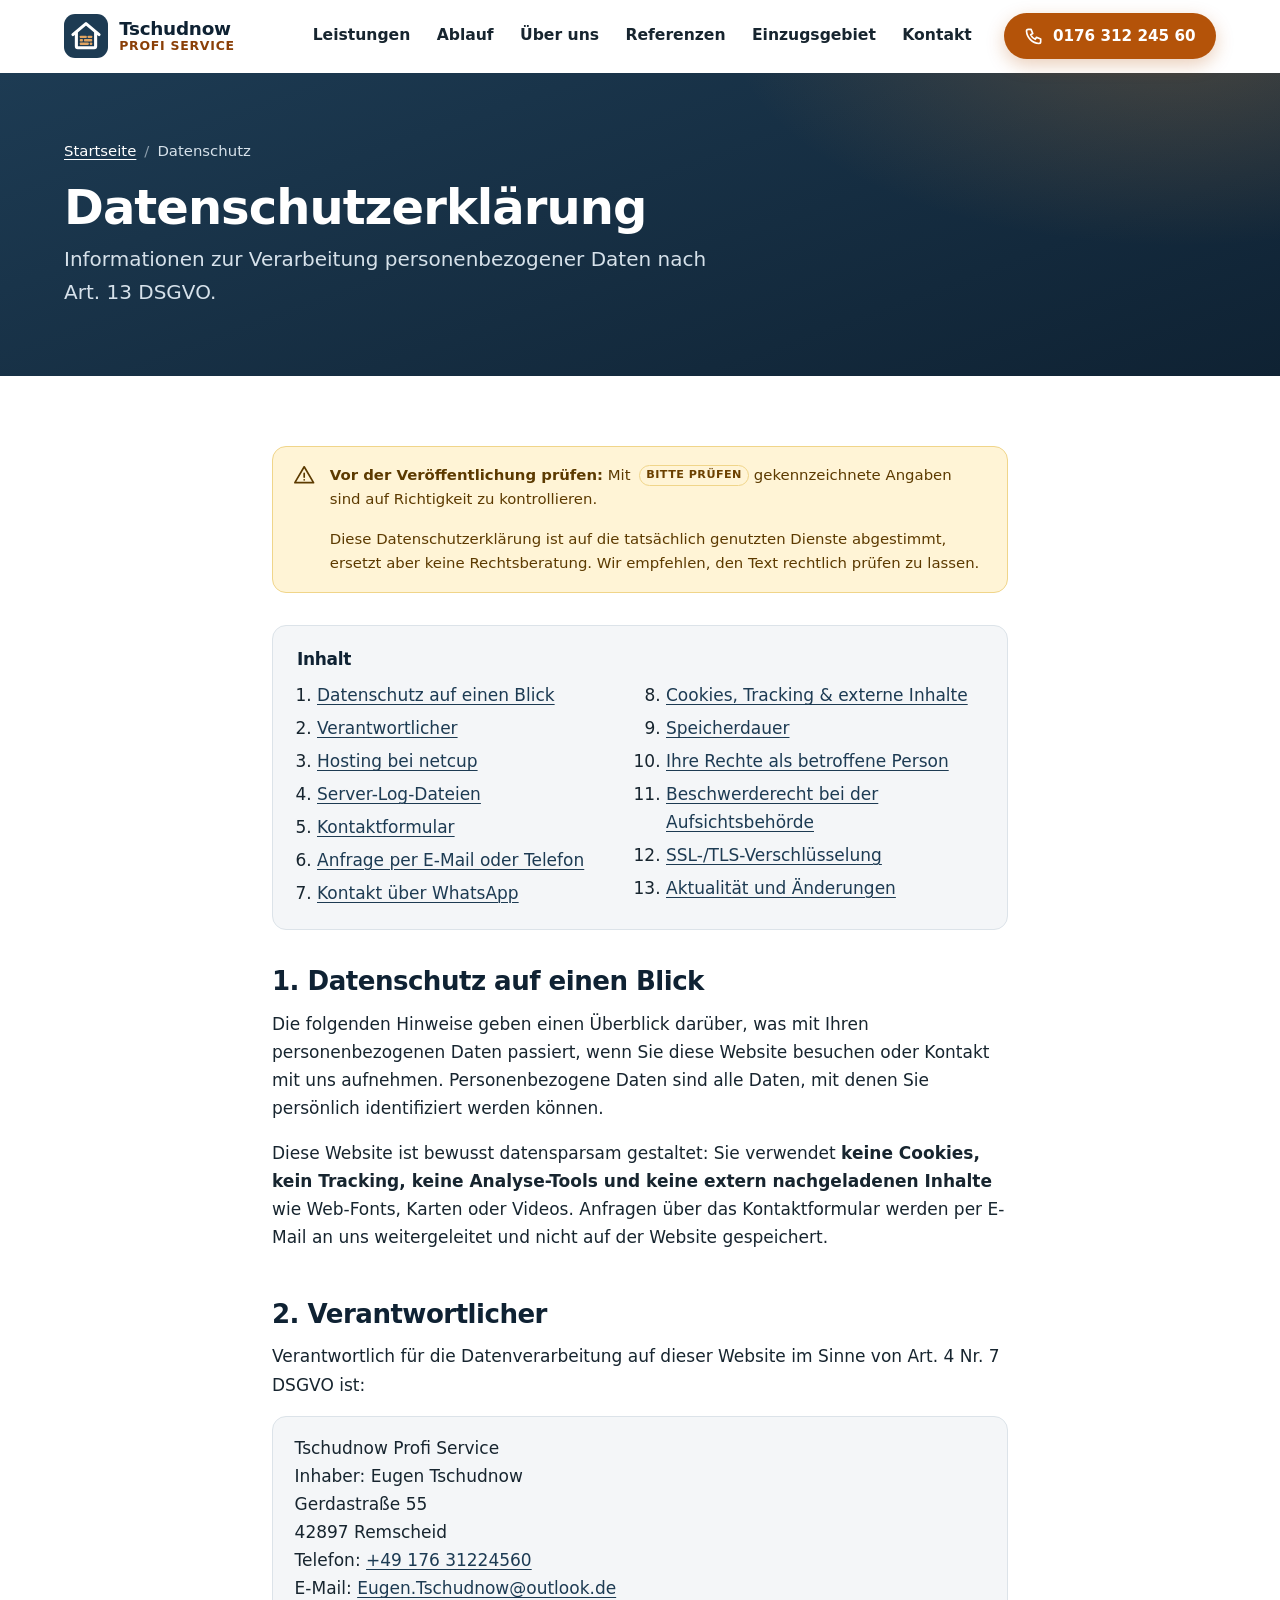
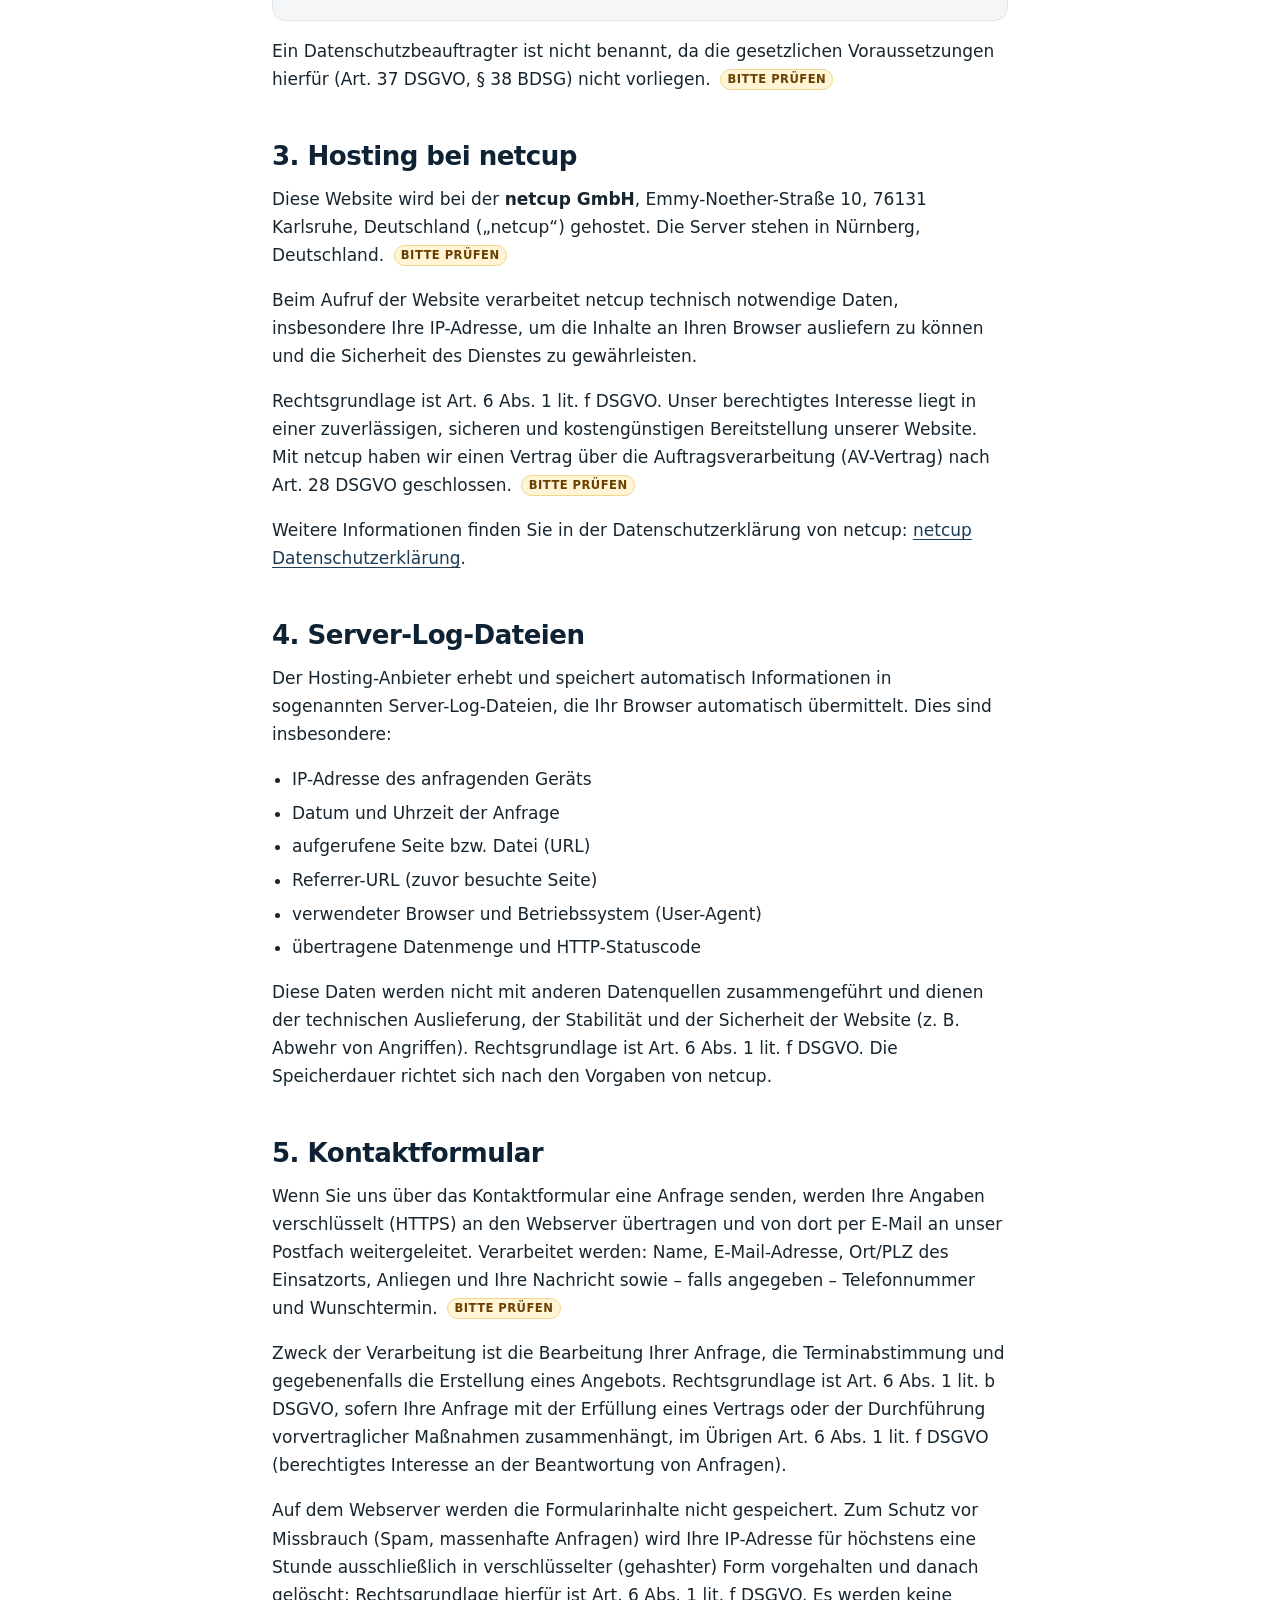
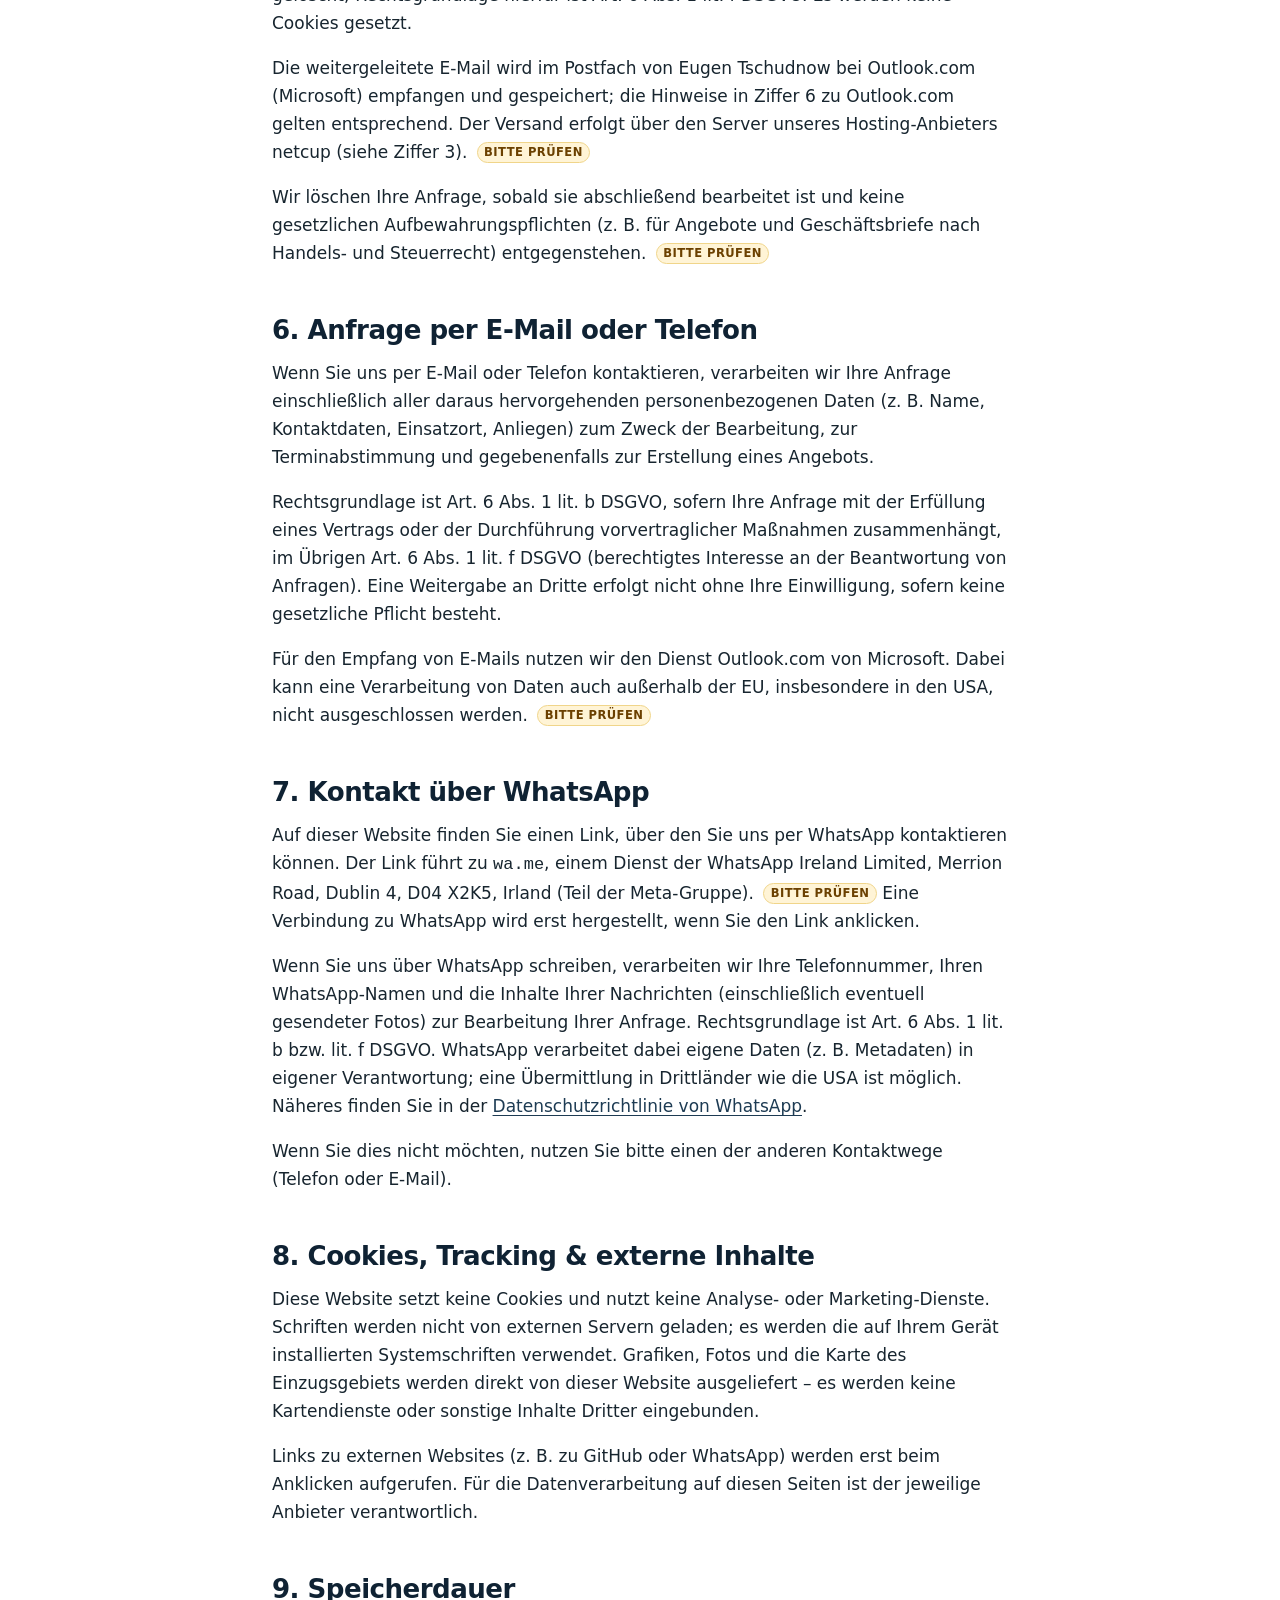
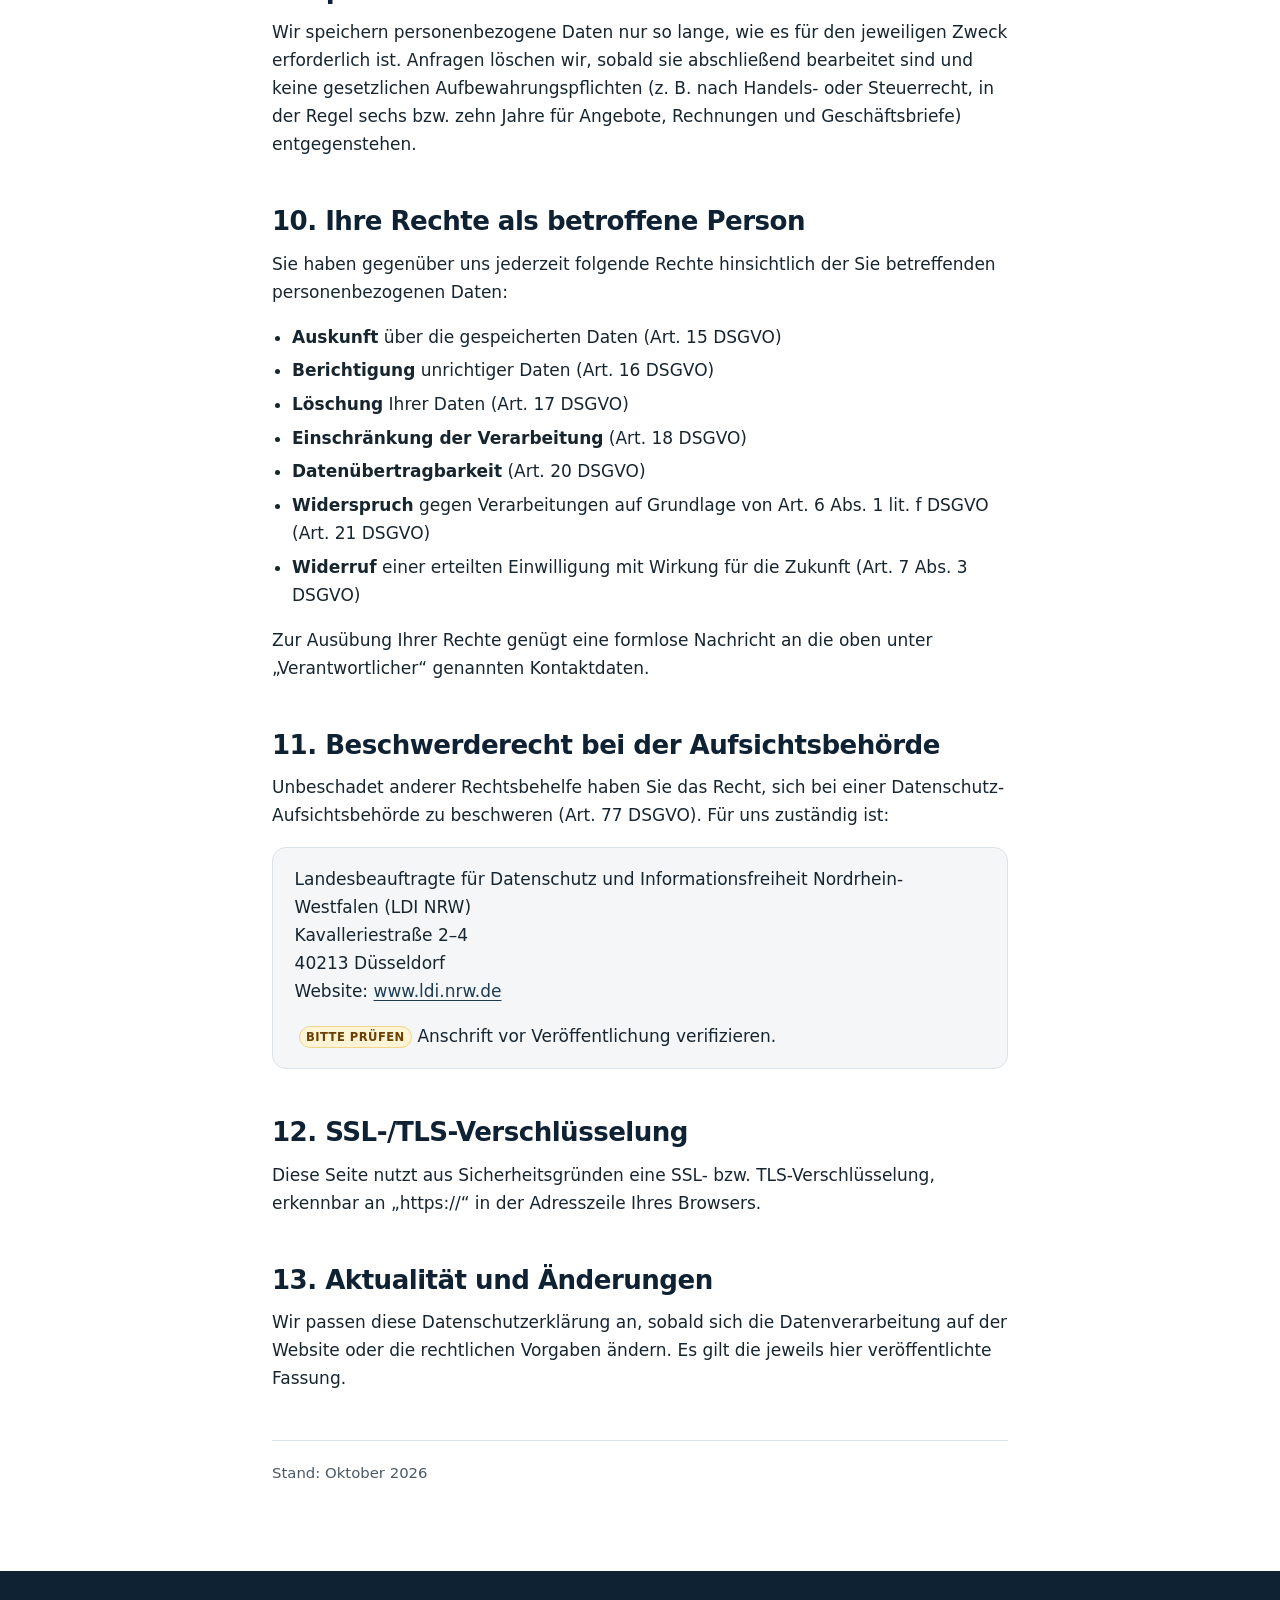
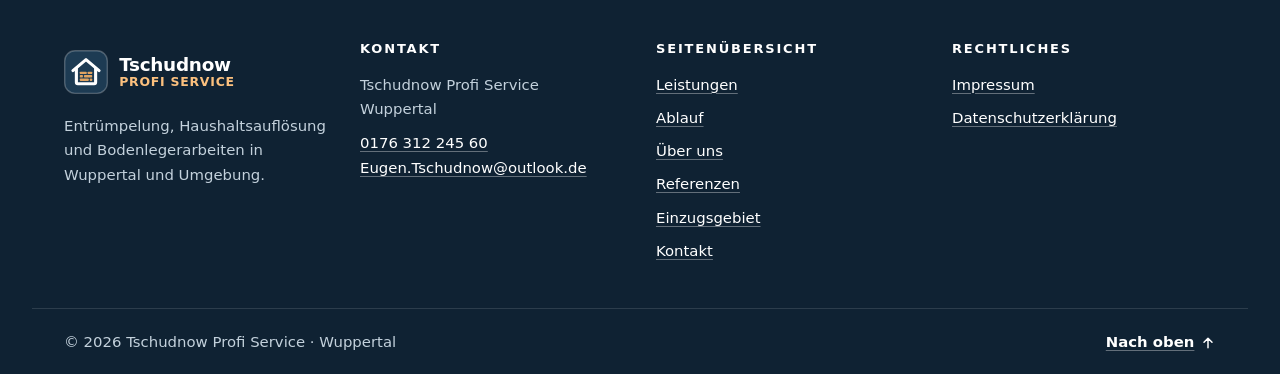
<file: datenschutz.html>
<!doctype html>
<html lang="de">
<head>
  <meta charset="utf-8">
  <meta name="viewport" content="width=device-width, initial-scale=1">
  <title>Datenschutzerklärung | Tschudnow Profi Service, Wuppertal</title>
  <meta name="description" content="Datenschutzerklärung von Tschudnow Profi Service – Entrümpelung, Haushaltsauflösung und Bodenlegerarbeiten in Wuppertal.">
  <meta name="robots" content="noindex, follow">
  <meta name="theme-color" content="#1d3b53">
  <meta name="color-scheme" content="light">
  <link rel="canonical" href="https://tschudnow-handwerk.de/datenschutz.html">
  <link rel="icon" href="assets/img/favicon.svg" type="image/svg+xml">
  <link rel="stylesheet" href="assets/css/style.css">
  <meta property="og:type" content="website">
  <meta property="og:locale" content="de_DE">
  <meta property="og:site_name" content="Tschudnow Profi Service">
  <meta property="og:title" content="Datenschutzerklärung | Tschudnow Profi Service">
  <meta property="og:description" content="Datenschutzerklärung von Tschudnow Profi Service, Wuppertal.">
  <meta name="twitter:card" content="summary">
  <script>document.documentElement.classList.add('js');</script>
  <script src="assets/js/main.js" defer></script>
</head>
<body>
  <a class="skip-link" href="#inhalt">Zum Inhalt springen</a>

  <header class="site-header">
    <div class="container header-inner">
      <a class="brand" href="index.html" aria-label="Tschudnow Profi Service – zur Startseite">
        <svg class="brand__logo" viewBox="0 0 64 64" aria-hidden="true">
          <rect width="64" height="64" rx="16" fill="#1d3b53"/>
          <path d="M13 30 L32 14 L51 30" fill="none" stroke="#fff" stroke-width="4.5" stroke-linecap="round" stroke-linejoin="round"/>
          <path d="M18 27 V47 a2 2 0 0 0 2 2 H44 a2 2 0 0 0 2 -2 V27" fill="none" stroke="#fff" stroke-width="4.5" stroke-linecap="round" stroke-linejoin="round"/>
          <g fill="#e0a361">
            <rect x="23" y="31.5" width="10" height="3.5" rx="1"/>
            <rect x="34.5" y="31.5" width="6.5" height="3.5" rx="1"/>
            <rect x="23" y="36.5" width="4.5" height="3.5" rx="1"/>
            <rect x="29" y="36.5" width="12" height="3.5" rx="1"/>
            <rect x="23" y="41.5" width="13" height="3.5" rx="1"/>
            <rect x="37.5" y="41.5" width="3.5" height="3.5" rx="1"/>
          </g>
        </svg>
        <span class="brand__text">
          <span class="brand__name">Tschudnow</span>
          <span class="brand__claim">Profi Service</span>
        </span>
      </a>

      <nav class="site-nav" aria-label="Hauptnavigation">
        <button class="nav-toggle" type="button" aria-expanded="false" aria-controls="hauptmenue" aria-label="Hauptmenü">
          <span class="nav-toggle__bars" aria-hidden="true">
            <span class="nav-toggle__bar"></span>
            <span class="nav-toggle__bar"></span>
            <span class="nav-toggle__bar"></span>
          </span>
        </button>
        <ul class="nav-list" id="hauptmenue">
          <li><a class="nav-link" href="index.html#leistungen">Leistungen</a></li>
          <li><a class="nav-link" href="index.html#ablauf">Ablauf</a></li>
          <li><a class="nav-link" href="index.html#ueber-uns">Über uns</a></li>
          <li><a class="nav-link" href="index.html#referenzen">Referenzen</a></li>
          <li><a class="nav-link" href="index.html#einzugsgebiet">Einzugsgebiet</a></li>
          <li><a class="nav-link" href="index.html#kontakt">Kontakt</a></li>
        </ul>
      </nav>

      <a class="btn btn--primary header-call" href="tel:+4917631224560">
        <svg class="icon" viewBox="0 0 24 24" aria-hidden="true"><path d="M5 4h3.5l2 5-2.5 1.5a11 11 0 0 0 5.5 5.5l1.5-2.5 5 2V19a2 2 0 0 1-2 2A16 16 0 0 1 3 6a2 2 0 0 1 2-2z"/></svg>
        <span class="header-call__short">Anrufen</span>
        <span class="header-call__long">0176 312 245 60</span>
      </a>
    </div>
  </header>

  <main id="inhalt" tabindex="-1">
    <div class="page-hero on-dark">
      <div class="container">
        <nav class="breadcrumb" aria-label="Brotkrümelnavigation">
          <ol>
            <li><a href="index.html">Startseite</a></li>
            <li><span aria-current="page">Datenschutz</span></li>
          </ol>
        </nav>
        <h1>Datenschutzerklärung</h1>
        <p>Informationen zur Verarbeitung personenbezogener Daten nach Art. 13 DSGVO.</p>
      </div>
    </div>

    <div class="container legal">
      <div class="notice" role="note">
        <svg class="icon" viewBox="0 0 24 24" aria-hidden="true"><path d="M12 3 2 20h20z"/><path d="M12 10v4M12 17h.01"/></svg>
        <div>
          <p><strong>Vor der Veröffentlichung prüfen:</strong> Mit <span class="badge-ph">Bitte prüfen</span> gekennzeichnete Angaben sind auf Richtigkeit zu kontrollieren.</p>
          <p>Diese Datenschutzerklärung ist auf die tatsächlich genutzten Dienste abgestimmt, ersetzt aber keine Rechtsberatung. Wir empfehlen, den Text rechtlich prüfen zu lassen.</p>
        </div>
      </div>

      <nav class="toc" aria-labelledby="toc-titel">
        <h2 id="toc-titel">Inhalt</h2>
        <ol>
          <li><a href="#ueberblick">Datenschutz auf einen Blick</a></li>
          <li><a href="#verantwortlicher">Verantwortlicher</a></li>
          <li><a href="#hosting">Hosting bei netcup</a></li>
          <li><a href="#server-logs">Server-Log-Dateien</a></li>
          <li><a href="#kontaktformular">Kontaktformular</a></li>
          <li><a href="#kontakt-mail-telefon">Anfrage per E-Mail oder Telefon</a></li>
          <li><a href="#whatsapp">Kontakt über WhatsApp</a></li>
          <li><a href="#cookies">Cookies, Tracking &amp; externe Inhalte</a></li>
          <li><a href="#speicherdauer">Speicherdauer</a></li>
          <li><a href="#rechte">Ihre Rechte als betroffene Person</a></li>
          <li><a href="#beschwerde">Beschwerderecht bei der Aufsichtsbehörde</a></li>
          <li><a href="#verschluesselung">SSL-/TLS-Verschlüsselung</a></li>
          <li><a href="#aenderungen">Aktualität und Änderungen</a></li>
        </ol>
      </nav>

      <h2 id="ueberblick">1. Datenschutz auf einen Blick</h2>
      <p>Die folgenden Hinweise geben einen Überblick darüber, was mit Ihren personenbezogenen Daten passiert, wenn Sie diese Website besuchen oder Kontakt mit uns aufnehmen. Personenbezogene Daten sind alle Daten, mit denen Sie persönlich identifiziert werden können.</p>
      <p>Diese Website ist bewusst datensparsam gestaltet: Sie verwendet <strong>keine Cookies, kein Tracking, keine Analyse-Tools und keine extern nachgeladenen Inhalte</strong> wie Web-Fonts, Karten oder Videos. Anfragen über das Kontaktformular werden per E-Mail an uns weitergeleitet und nicht auf der Website gespeichert.</p>

      <h2 id="verantwortlicher">2. Verantwortlicher</h2>
      <p>Verantwortlich für die Datenverarbeitung auf dieser Website im Sinne von Art. 4 Nr. 7 DSGVO ist:</p>
      <div class="legal-block">
        <p>
          Tschudnow Profi Service<br>
          Inhaber: Eugen Tschudnow<br>
          Gerdastraße 55<br>
          42897 Remscheid<br>
          Telefon: <a href="tel:+4917631224560">+49 176 31224560</a><br>
          E-Mail: <a href="mailto:Eugen.Tschudnow@outlook.de">Eugen.Tschudnow@outlook.de</a>
        </p>
      </div>
      <p>Ein Datenschutzbeauftragter ist nicht benannt, da die gesetzlichen Voraussetzungen hierfür (Art. 37 DSGVO, § 38 BDSG) nicht vorliegen. <span class="badge-ph">Bitte prüfen</span></p>

      <h2 id="hosting">3. Hosting bei netcup</h2>
      <p>Diese Website wird bei der <strong>netcup GmbH</strong>, Emmy-Noether-Straße 10, 76131 Karlsruhe, Deutschland („netcup“) gehostet. Die Server stehen in Nürnberg, Deutschland. <span class="badge-ph">Bitte prüfen</span></p>
      <p>Beim Aufruf der Website verarbeitet netcup technisch notwendige Daten, insbesondere Ihre IP-Adresse, um die Inhalte an Ihren Browser ausliefern zu können und die Sicherheit des Dienstes zu gewährleisten.</p>
      <p>Rechtsgrundlage ist Art. 6 Abs. 1 lit. f DSGVO. Unser berechtigtes Interesse liegt in einer zuverlässigen, sicheren und kostengünstigen Bereitstellung unserer Website. Mit netcup haben wir einen Vertrag über die Auftragsverarbeitung (AV-Vertrag) nach Art. 28 DSGVO geschlossen. <span class="badge-ph">Bitte prüfen</span></p>
      <p>Weitere Informationen finden Sie in der Datenschutzerklärung von netcup: <a href="https://www.netcup.com/de/kontakt/datenschutzerklaerung">netcup Datenschutzerklärung</a>.</p>

      <h2 id="server-logs">4. Server-Log-Dateien</h2>
      <p>Der Hosting-Anbieter erhebt und speichert automatisch Informationen in sogenannten Server-Log-Dateien, die Ihr Browser automatisch übermittelt. Dies sind insbesondere:</p>
      <ul>
        <li>IP-Adresse des anfragenden Geräts</li>
        <li>Datum und Uhrzeit der Anfrage</li>
        <li>aufgerufene Seite bzw. Datei (URL)</li>
        <li>Referrer-URL (zuvor besuchte Seite)</li>
        <li>verwendeter Browser und Betriebssystem (User-Agent)</li>
        <li>übertragene Datenmenge und HTTP-Statuscode</li>
      </ul>
      <p>Diese Daten werden nicht mit anderen Datenquellen zusammengeführt und dienen der technischen Auslieferung, der Stabilität und der Sicherheit der Website (z. B. Abwehr von Angriffen). Rechtsgrundlage ist Art. 6 Abs. 1 lit. f DSGVO. Die Speicherdauer richtet sich nach den Vorgaben von netcup.</p>

      <h2 id="kontaktformular">5. Kontaktformular</h2>
      <p>Wenn Sie uns über das Kontaktformular eine Anfrage senden, werden Ihre Angaben verschlüsselt (HTTPS) an den Webserver übertragen und von dort per E-Mail an unser Postfach weitergeleitet. Verarbeitet werden: Name, E-Mail-Adresse, Ort/PLZ des Einsatzorts, Anliegen und Ihre Nachricht sowie – falls angegeben – Telefonnummer und Wunschtermin. <span class="badge-ph">Bitte prüfen</span></p>
      <p>Zweck der Verarbeitung ist die Bearbeitung Ihrer Anfrage, die Terminabstimmung und gegebenenfalls die Erstellung eines Angebots. Rechtsgrundlage ist Art. 6 Abs. 1 lit. b DSGVO, sofern Ihre Anfrage mit der Erfüllung eines Vertrags oder der Durchführung vorvertraglicher Maßnahmen zusammenhängt, im Übrigen Art. 6 Abs. 1 lit. f DSGVO (berechtigtes Interesse an der Beantwortung von Anfragen).</p>
      <p>Auf dem Webserver werden die Formularinhalte nicht gespeichert. Zum Schutz vor Missbrauch (Spam, massenhafte Anfragen) wird Ihre IP-Adresse für höchstens eine Stunde ausschließlich in verschlüsselter (gehashter) Form vorgehalten und danach gelöscht; Rechtsgrundlage hierfür ist Art. 6 Abs. 1 lit. f DSGVO. Es werden keine Cookies gesetzt.</p>
      <p>Die weitergeleitete E-Mail wird im Postfach von Eugen Tschudnow bei Outlook.com (Microsoft) empfangen und gespeichert; die Hinweise in Ziffer 6 zu Outlook.com gelten entsprechend. Der Versand erfolgt über den Server unseres Hosting-Anbieters netcup (siehe Ziffer 3). <span class="badge-ph">Bitte prüfen</span></p>
      <p>Wir löschen Ihre Anfrage, sobald sie abschließend bearbeitet ist und keine gesetzlichen Aufbewahrungspflichten (z. B. für Angebote und Geschäftsbriefe nach Handels- und Steuerrecht) entgegenstehen. <span class="badge-ph">Bitte prüfen</span></p>

      <h2 id="kontakt-mail-telefon">6. Anfrage per E-Mail oder Telefon</h2>
      <p>Wenn Sie uns per E-Mail oder Telefon kontaktieren, verarbeiten wir Ihre Anfrage einschließlich aller daraus hervorgehenden personenbezogenen Daten (z. B. Name, Kontaktdaten, Einsatzort, Anliegen) zum Zweck der Bearbeitung, zur Terminabstimmung und gegebenenfalls zur Erstellung eines Angebots.</p>
      <p>Rechtsgrundlage ist Art. 6 Abs. 1 lit. b DSGVO, sofern Ihre Anfrage mit der Erfüllung eines Vertrags oder der Durchführung vorvertraglicher Maßnahmen zusammenhängt, im Übrigen Art. 6 Abs. 1 lit. f DSGVO (berechtigtes Interesse an der Beantwortung von Anfragen). Eine Weitergabe an Dritte erfolgt nicht ohne Ihre Einwilligung, sofern keine gesetzliche Pflicht besteht.</p>
      <p>Für den Empfang von E-Mails nutzen wir den Dienst Outlook.com von Microsoft. Dabei kann eine Verarbeitung von Daten auch außerhalb der EU, insbesondere in den USA, nicht ausgeschlossen werden. <span class="badge-ph">Bitte prüfen</span></p>

      <h2 id="whatsapp">7. Kontakt über WhatsApp</h2>
      <p>Auf dieser Website finden Sie einen Link, über den Sie uns per WhatsApp kontaktieren können. Der Link führt zu <code>wa.me</code>, einem Dienst der WhatsApp Ireland Limited, Merrion Road, Dublin 4, D04 X2K5, Irland (Teil der Meta-Gruppe). <span class="badge-ph">Bitte prüfen</span> Eine Verbindung zu WhatsApp wird erst hergestellt, wenn Sie den Link anklicken.</p>
      <p>Wenn Sie uns über WhatsApp schreiben, verarbeiten wir Ihre Telefonnummer, Ihren WhatsApp-Namen und die Inhalte Ihrer Nachrichten (einschließlich eventuell gesendeter Fotos) zur Bearbeitung Ihrer Anfrage. Rechtsgrundlage ist Art. 6 Abs. 1 lit. b bzw. lit. f DSGVO. WhatsApp verarbeitet dabei eigene Daten (z. B. Metadaten) in eigener Verantwortung; eine Übermittlung in Drittländer wie die USA ist möglich. Näheres finden Sie in der <a href="https://www.whatsapp.com/legal/privacy-policy-eea">Datenschutzrichtlinie von WhatsApp</a>.</p>
      <p>Wenn Sie dies nicht möchten, nutzen Sie bitte einen der anderen Kontaktwege (Telefon oder E-Mail).</p>

      <h2 id="cookies">8. Cookies, Tracking &amp; externe Inhalte</h2>
      <p>Diese Website setzt keine Cookies und nutzt keine Analyse- oder Marketing-Dienste. Schriften werden nicht von externen Servern geladen; es werden die auf Ihrem Gerät installierten Systemschriften verwendet. Grafiken, Fotos und die Karte des Einzugsgebiets werden direkt von dieser Website ausgeliefert – es werden keine Kartendienste oder sonstige Inhalte Dritter eingebunden.</p>
      <p>Links zu externen Websites (z. B. zu GitHub oder WhatsApp) werden erst beim Anklicken aufgerufen. Für die Datenverarbeitung auf diesen Seiten ist der jeweilige Anbieter verantwortlich.</p>

      <h2 id="speicherdauer">9. Speicherdauer</h2>
      <p>Wir speichern personenbezogene Daten nur so lange, wie es für den jeweiligen Zweck erforderlich ist. Anfragen löschen wir, sobald sie abschließend bearbeitet sind und keine gesetzlichen Aufbewahrungspflichten (z. B. nach Handels- oder Steuerrecht, in der Regel sechs bzw. zehn Jahre für Angebote, Rechnungen und Geschäftsbriefe) entgegenstehen.</p>

      <h2 id="rechte">10. Ihre Rechte als betroffene Person</h2>
      <p>Sie haben gegenüber uns jederzeit folgende Rechte hinsichtlich der Sie betreffenden personenbezogenen Daten:</p>
      <ul>
        <li><strong>Auskunft</strong> über die gespeicherten Daten (Art. 15 DSGVO)</li>
        <li><strong>Berichtigung</strong> unrichtiger Daten (Art. 16 DSGVO)</li>
        <li><strong>Löschung</strong> Ihrer Daten (Art. 17 DSGVO)</li>
        <li><strong>Einschränkung der Verarbeitung</strong> (Art. 18 DSGVO)</li>
        <li><strong>Datenübertragbarkeit</strong> (Art. 20 DSGVO)</li>
        <li><strong>Widerspruch</strong> gegen Verarbeitungen auf Grundlage von Art. 6 Abs. 1 lit. f DSGVO (Art. 21 DSGVO)</li>
        <li><strong>Widerruf</strong> einer erteilten Einwilligung mit Wirkung für die Zukunft (Art. 7 Abs. 3 DSGVO)</li>
      </ul>
      <p>Zur Ausübung Ihrer Rechte genügt eine formlose Nachricht an die oben unter „Verantwortlicher“ genannten Kontaktdaten.</p>

      <h2 id="beschwerde">11. Beschwerderecht bei der Aufsichtsbehörde</h2>
      <p>Unbeschadet anderer Rechtsbehelfe haben Sie das Recht, sich bei einer Datenschutz-Aufsichtsbehörde zu beschweren (Art. 77 DSGVO). Für uns zuständig ist:</p>
      <div class="legal-block">
        <p>
          Landesbeauftragte für Datenschutz und Informationsfreiheit Nordrhein-Westfalen (LDI NRW)<br>
          Kavalleriestraße 2–4<br>
          40213 Düsseldorf<br>
          Website: <a href="https://www.ldi.nrw.de/">www.ldi.nrw.de</a>
        </p>
        <p><span class="badge-ph">Bitte prüfen</span> Anschrift vor Veröffentlichung verifizieren.</p>
      </div>

      <h2 id="verschluesselung">12. SSL-/TLS-Verschlüsselung</h2>
      <p>Diese Seite nutzt aus Sicherheitsgründen eine SSL- bzw. TLS-Verschlüsselung, erkennbar an „https://“ in der Adresszeile Ihres Browsers.</p>

      <h2 id="aenderungen">13. Aktualität und Änderungen</h2>
      <p>Wir passen diese Datenschutzerklärung an, sobald sich die Datenverarbeitung auf der Website oder die rechtlichen Vorgaben ändern. Es gilt die jeweils hier veröffentlichte Fassung.</p>

      <p class="legal-meta">Stand: Oktober 2026</p>
    </div>
  </main>

  <footer class="site-footer on-dark">
    <div class="container footer-grid">
      <div class="footer-brand">
        <a class="brand" href="index.html" aria-label="Tschudnow Profi Service – zur Startseite">
          <svg class="brand__logo" viewBox="0 0 64 64" aria-hidden="true">
            <rect x="1" y="1" width="62" height="62" rx="15" fill="#1d3b53" stroke="#ffffff" stroke-opacity=".25" stroke-width="2"/>
            <path d="M13 30 L32 14 L51 30" fill="none" stroke="#fff" stroke-width="4.5" stroke-linecap="round" stroke-linejoin="round"/>
            <path d="M18 27 V47 a2 2 0 0 0 2 2 H44 a2 2 0 0 0 2 -2 V27" fill="none" stroke="#fff" stroke-width="4.5" stroke-linecap="round" stroke-linejoin="round"/>
            <g fill="#e0a361">
              <rect x="23" y="31.5" width="10" height="3.5" rx="1"/>
              <rect x="34.5" y="31.5" width="6.5" height="3.5" rx="1"/>
              <rect x="23" y="36.5" width="4.5" height="3.5" rx="1"/>
              <rect x="29" y="36.5" width="12" height="3.5" rx="1"/>
              <rect x="23" y="41.5" width="13" height="3.5" rx="1"/>
              <rect x="37.5" y="41.5" width="3.5" height="3.5" rx="1"/>
            </g>
          </svg>
          <span class="brand__text">
            <span class="brand__name">Tschudnow</span>
            <span class="brand__claim">Profi Service</span>
          </span>
        </a>
        <p>Entrümpelung, Haushaltsauflösung und Bodenlegerarbeiten in Wuppertal und Umgebung.</p>
      </div>

      <div>
        <h2 class="footer-title">Kontakt</h2>
        <address>
          <p>Tschudnow Profi Service<br>Wuppertal</p>
          <p><a href="tel:+4917631224560">0176 312 245 60</a><br><a href="mailto:Eugen.Tschudnow@outlook.de">Eugen.Tschudnow@outlook.de</a></p>
        </address>
      </div>

      <nav aria-label="Seitenübersicht">
        <h2 class="footer-title">Seitenübersicht</h2>
        <ul class="footer-links">
          <li><a href="index.html#leistungen">Leistungen</a></li>
          <li><a href="index.html#ablauf">Ablauf</a></li>
          <li><a href="index.html#ueber-uns">Über uns</a></li>
          <li><a href="index.html#referenzen">Referenzen</a></li>
          <li><a href="index.html#einzugsgebiet">Einzugsgebiet</a></li>
          <li><a href="index.html#kontakt">Kontakt</a></li>
        </ul>
      </nav>

      <nav aria-label="Rechtliches">
        <h2 class="footer-title">Rechtliches</h2>
        <ul class="footer-links">
          <li><a href="impressum.html">Impressum</a></li>
          <li><a href="datenschutz.html" aria-current="page">Datenschutzerklärung</a></li>
        </ul>
      </nav>
    </div>

    <div class="container footer-bottom">
      <p>© <span data-year>2026</span> Tschudnow Profi Service · Wuppertal</p>
      <a class="to-top" href="#inhalt">
        Nach oben
        <svg class="icon" viewBox="0 0 24 24" aria-hidden="true"><path d="M12 19V5M6 11l6-6 6 6"/></svg>
      </a>
    </div>
  </footer>
</body>
</html>
</file>
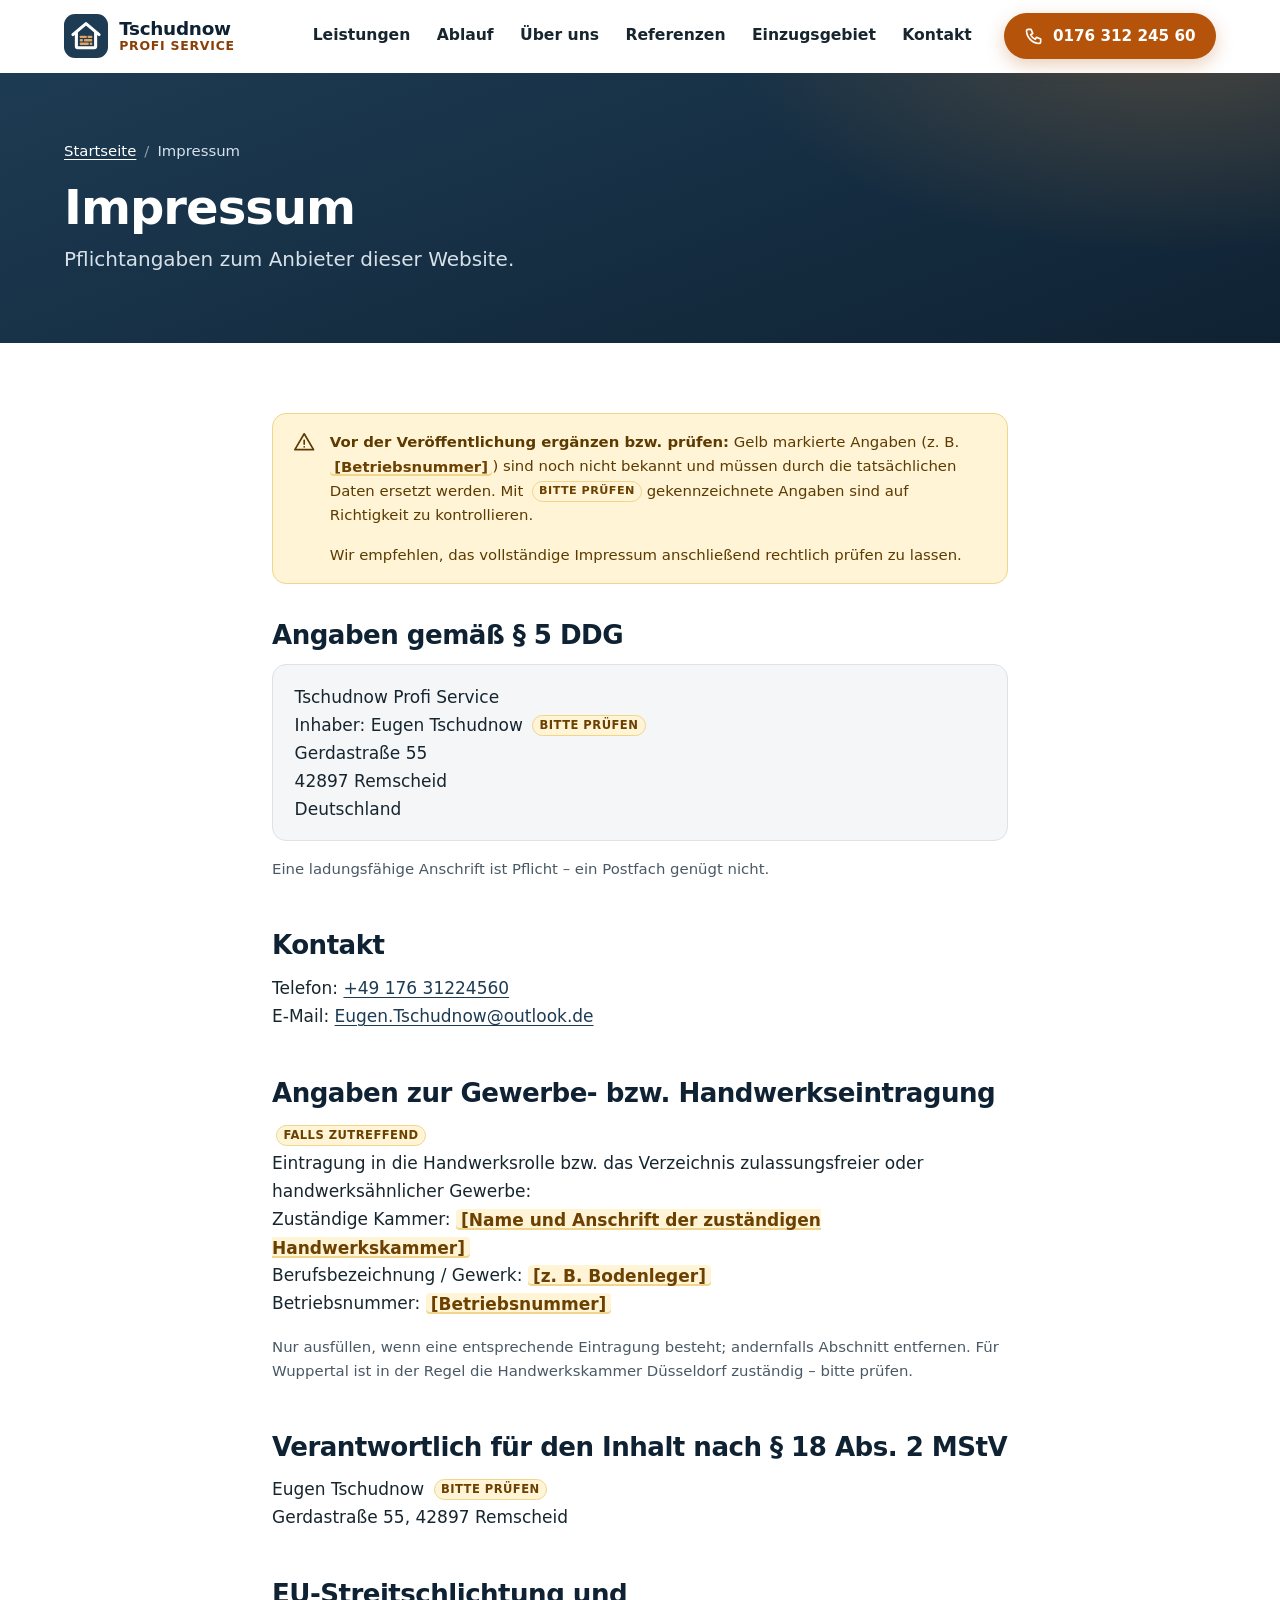
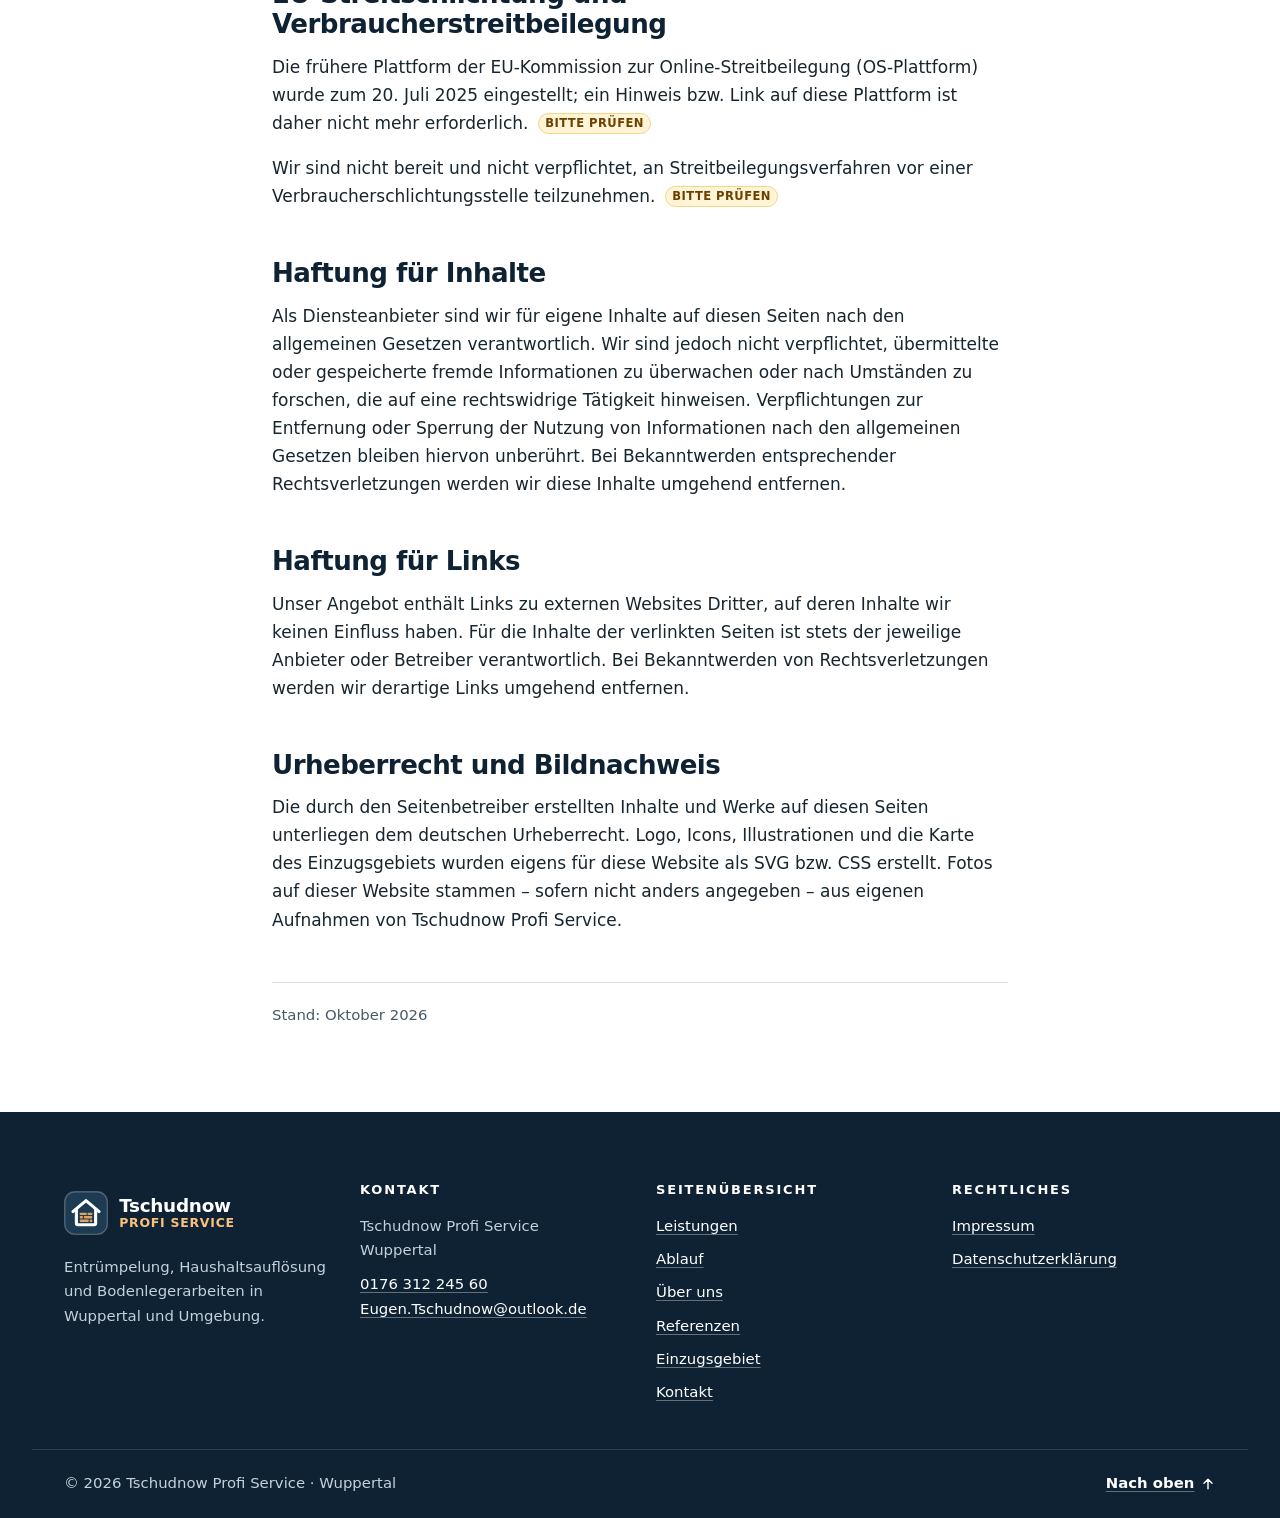
<file: impressum.html>
<!doctype html>
<html lang="de">
<head>
  <meta charset="utf-8">
  <meta name="viewport" content="width=device-width, initial-scale=1">
  <title>Impressum | Tschudnow Profi Service, Wuppertal</title>
  <meta name="description" content="Impressum von Tschudnow Profi Service – Entrümpelung, Haushaltsauflösung und Bodenlegerarbeiten in Wuppertal.">
  <meta name="robots" content="noindex, follow">
  <meta name="theme-color" content="#1d3b53">
  <meta name="color-scheme" content="light">
  <link rel="canonical" href="https://tschudnow-handwerk.de/impressum.html">
  <link rel="icon" href="assets/img/favicon.svg" type="image/svg+xml">
  <link rel="stylesheet" href="assets/css/style.css">
  <meta property="og:type" content="website">
  <meta property="og:locale" content="de_DE">
  <meta property="og:site_name" content="Tschudnow Profi Service">
  <meta property="og:title" content="Impressum | Tschudnow Profi Service">
  <meta property="og:description" content="Impressum von Tschudnow Profi Service, Wuppertal.">
  <meta name="twitter:card" content="summary">
  <script>document.documentElement.classList.add('js');</script>
  <script src="assets/js/main.js" defer></script>
</head>
<body>
  <a class="skip-link" href="#inhalt">Zum Inhalt springen</a>

  <header class="site-header">
    <div class="container header-inner">
      <a class="brand" href="index.html" aria-label="Tschudnow Profi Service – zur Startseite">
        <svg class="brand__logo" viewBox="0 0 64 64" aria-hidden="true">
          <rect width="64" height="64" rx="16" fill="#1d3b53"/>
          <path d="M13 30 L32 14 L51 30" fill="none" stroke="#fff" stroke-width="4.5" stroke-linecap="round" stroke-linejoin="round"/>
          <path d="M18 27 V47 a2 2 0 0 0 2 2 H44 a2 2 0 0 0 2 -2 V27" fill="none" stroke="#fff" stroke-width="4.5" stroke-linecap="round" stroke-linejoin="round"/>
          <g fill="#e0a361">
            <rect x="23" y="31.5" width="10" height="3.5" rx="1"/>
            <rect x="34.5" y="31.5" width="6.5" height="3.5" rx="1"/>
            <rect x="23" y="36.5" width="4.5" height="3.5" rx="1"/>
            <rect x="29" y="36.5" width="12" height="3.5" rx="1"/>
            <rect x="23" y="41.5" width="13" height="3.5" rx="1"/>
            <rect x="37.5" y="41.5" width="3.5" height="3.5" rx="1"/>
          </g>
        </svg>
        <span class="brand__text">
          <span class="brand__name">Tschudnow</span>
          <span class="brand__claim">Profi Service</span>
        </span>
      </a>

      <nav class="site-nav" aria-label="Hauptnavigation">
        <button class="nav-toggle" type="button" aria-expanded="false" aria-controls="hauptmenue" aria-label="Hauptmenü">
          <span class="nav-toggle__bars" aria-hidden="true">
            <span class="nav-toggle__bar"></span>
            <span class="nav-toggle__bar"></span>
            <span class="nav-toggle__bar"></span>
          </span>
        </button>
        <ul class="nav-list" id="hauptmenue">
          <li><a class="nav-link" href="index.html#leistungen">Leistungen</a></li>
          <li><a class="nav-link" href="index.html#ablauf">Ablauf</a></li>
          <li><a class="nav-link" href="index.html#ueber-uns">Über uns</a></li>
          <li><a class="nav-link" href="index.html#referenzen">Referenzen</a></li>
          <li><a class="nav-link" href="index.html#einzugsgebiet">Einzugsgebiet</a></li>
          <li><a class="nav-link" href="index.html#kontakt">Kontakt</a></li>
        </ul>
      </nav>

      <a class="btn btn--primary header-call" href="tel:+4917631224560">
        <svg class="icon" viewBox="0 0 24 24" aria-hidden="true"><path d="M5 4h3.5l2 5-2.5 1.5a11 11 0 0 0 5.5 5.5l1.5-2.5 5 2V19a2 2 0 0 1-2 2A16 16 0 0 1 3 6a2 2 0 0 1 2-2z"/></svg>
        <span class="header-call__short">Anrufen</span>
        <span class="header-call__long">0176 312 245 60</span>
      </a>
    </div>
  </header>

  <main id="inhalt" tabindex="-1">
    <div class="page-hero on-dark">
      <div class="container">
        <nav class="breadcrumb" aria-label="Brotkrümelnavigation">
          <ol>
            <li><a href="index.html">Startseite</a></li>
            <li><span aria-current="page">Impressum</span></li>
          </ol>
        </nav>
        <h1>Impressum</h1>
        <p>Pflichtangaben zum Anbieter dieser Website.</p>
      </div>
    </div>

    <div class="container legal">
      <div class="notice" role="note">
        <svg class="icon" viewBox="0 0 24 24" aria-hidden="true"><path d="M12 3 2 20h20z"/><path d="M12 10v4M12 17h.01"/></svg>
        <div>
          <p><strong>Vor der Veröffentlichung ergänzen bzw. prüfen:</strong> Gelb markierte Angaben (z. B. <span class="ph-text">[Betriebsnummer]</span>) sind noch nicht bekannt und müssen durch die tatsächlichen Daten ersetzt werden. Mit <span class="badge-ph">Bitte prüfen</span> gekennzeichnete Angaben sind auf Richtigkeit zu kontrollieren.</p>
          <p>Wir empfehlen, das vollständige Impressum anschließend rechtlich prüfen zu lassen.</p>
        </div>
      </div>

      <h2 id="angaben">Angaben gemäß § 5 DDG</h2>
      <div class="legal-block">
        <p>
          Tschudnow Profi Service<br>
          Inhaber: Eugen Tschudnow <span class="badge-ph">Bitte prüfen</span><br>
          Gerdastraße 55<br>
          42897 Remscheid<br>
          Deutschland
        </p>
      </div>
      <p class="legal-hint">Eine ladungsfähige Anschrift ist Pflicht – ein Postfach genügt nicht.</p>

      <h2 id="kontakt">Kontakt</h2>
      <p>
        Telefon: <a href="tel:+4917631224560">+49 176 31224560</a><br>
        E-Mail: <a href="mailto:Eugen.Tschudnow@outlook.de">Eugen.Tschudnow@outlook.de</a>
      </p>

      <!--
        USt-IdNr.: ausgeblendet. Eine USt-IdNr. hat das Format DE + 9 Ziffern; bisher liegt keine vor
        (die genannte 11-stellige Nummer ist vermutlich die Steuernummer, die im Impressum nicht
        angegeben werden muss). Bei Erteilung einer USt-IdNr. diesen Abschnitt wieder einblenden.
      <h2 id="steuer">Umsatzsteuer-ID / Steuernummer</h2>
      <p>
        Umsatzsteuer-Identifikationsnummer gemäß § 27a Umsatzsteuergesetz:<br>
        <span class="ph-text">[DE000000000]</span> <span class="badge-ph">Bitte ergänzen, falls vorhanden</span>
      </p>
      <p class="legal-hint">Hinweis: Die USt-IdNr. ist anzugeben, sofern eine erteilt wurde. Liegt keine vor, kann dieser Abschnitt entfallen. Eine Steuernummer muss im Impressum nicht veröffentlicht werden; falls gewünscht: Steuernummer <span class="ph-text">[000/000/00000]</span>.</p>
      -->

      <h2 id="gewerbe">Angaben zur Gewerbe- bzw. Handwerkseintragung</h2>
      <p>
        <span class="badge-ph">Falls zutreffend</span><br>
        Eintragung in die Handwerksrolle bzw. das Verzeichnis zulassungsfreier oder handwerksähnlicher Gewerbe:<br>
        Zuständige Kammer: <span class="ph-text">[Name und Anschrift der zuständigen Handwerkskammer]</span><br>
        Berufsbezeichnung / Gewerk: <span class="ph-text">[z. B. Bodenleger]</span><br>
        Betriebsnummer: <span class="ph-text">[Betriebsnummer]</span>
      </p>
      <p class="legal-hint">Nur ausfüllen, wenn eine entsprechende Eintragung besteht; andernfalls Abschnitt entfernen. Für Wuppertal ist in der Regel die Handwerkskammer Düsseldorf zuständig – bitte prüfen.</p>

      <h2 id="redaktion">Verantwortlich für den Inhalt nach § 18 Abs. 2 MStV</h2>
      <p>
        Eugen Tschudnow <span class="badge-ph">Bitte prüfen</span><br>
        Gerdastraße 55, 42897 Remscheid
      </p>

      <h2 id="streitbeilegung">EU-Streitschlichtung und Verbraucherstreitbeilegung</h2>
      <p>Die frühere Plattform der EU-Kommission zur Online-Streitbeilegung (OS-Plattform) wurde zum 20. Juli 2025 eingestellt; ein Hinweis bzw. Link auf diese Plattform ist daher nicht mehr erforderlich. <span class="badge-ph">Bitte prüfen</span></p>
      <p>Wir sind nicht bereit und nicht verpflichtet, an Streitbeilegungsverfahren vor einer Verbraucherschlichtungsstelle teilzunehmen. <span class="badge-ph">Bitte prüfen</span></p>

      <h2 id="haftung">Haftung für Inhalte</h2>
      <p>Als Diensteanbieter sind wir für eigene Inhalte auf diesen Seiten nach den allgemeinen Gesetzen verantwortlich. Wir sind jedoch nicht verpflichtet, übermittelte oder gespeicherte fremde Informationen zu überwachen oder nach Umständen zu forschen, die auf eine rechtswidrige Tätigkeit hinweisen. Verpflichtungen zur Entfernung oder Sperrung der Nutzung von Informationen nach den allgemeinen Gesetzen bleiben hiervon unberührt. Bei Bekanntwerden entsprechender Rechtsverletzungen werden wir diese Inhalte umgehend entfernen.</p>

      <h2 id="links">Haftung für Links</h2>
      <p>Unser Angebot enthält Links zu externen Websites Dritter, auf deren Inhalte wir keinen Einfluss haben. Für die Inhalte der verlinkten Seiten ist stets der jeweilige Anbieter oder Betreiber verantwortlich. Bei Bekanntwerden von Rechtsverletzungen werden wir derartige Links umgehend entfernen.</p>

      <h2 id="urheberrecht">Urheberrecht und Bildnachweis</h2>
      <p>Die durch den Seitenbetreiber erstellten Inhalte und Werke auf diesen Seiten unterliegen dem deutschen Urheberrecht. Logo, Icons, Illustrationen und die Karte des Einzugsgebiets wurden eigens für diese Website als SVG bzw. CSS erstellt. Fotos auf dieser Website stammen – sofern nicht anders angegeben – aus eigenen Aufnahmen von Tschudnow Profi Service.</p>

      <p class="legal-meta">Stand: Oktober 2026</p>
    </div>
  </main>

  <footer class="site-footer on-dark">
    <div class="container footer-grid">
      <div class="footer-brand">
        <a class="brand" href="index.html" aria-label="Tschudnow Profi Service – zur Startseite">
          <svg class="brand__logo" viewBox="0 0 64 64" aria-hidden="true">
            <rect x="1" y="1" width="62" height="62" rx="15" fill="#1d3b53" stroke="#ffffff" stroke-opacity=".25" stroke-width="2"/>
            <path d="M13 30 L32 14 L51 30" fill="none" stroke="#fff" stroke-width="4.5" stroke-linecap="round" stroke-linejoin="round"/>
            <path d="M18 27 V47 a2 2 0 0 0 2 2 H44 a2 2 0 0 0 2 -2 V27" fill="none" stroke="#fff" stroke-width="4.5" stroke-linecap="round" stroke-linejoin="round"/>
            <g fill="#e0a361">
              <rect x="23" y="31.5" width="10" height="3.5" rx="1"/>
              <rect x="34.5" y="31.5" width="6.5" height="3.5" rx="1"/>
              <rect x="23" y="36.5" width="4.5" height="3.5" rx="1"/>
              <rect x="29" y="36.5" width="12" height="3.5" rx="1"/>
              <rect x="23" y="41.5" width="13" height="3.5" rx="1"/>
              <rect x="37.5" y="41.5" width="3.5" height="3.5" rx="1"/>
            </g>
          </svg>
          <span class="brand__text">
            <span class="brand__name">Tschudnow</span>
            <span class="brand__claim">Profi Service</span>
          </span>
        </a>
        <p>Entrümpelung, Haushaltsauflösung und Bodenlegerarbeiten in Wuppertal und Umgebung.</p>
      </div>

      <div>
        <h2 class="footer-title">Kontakt</h2>
        <address>
          <p>Tschudnow Profi Service<br>Wuppertal</p>
          <p><a href="tel:+4917631224560">0176 312 245 60</a><br><a href="mailto:Eugen.Tschudnow@outlook.de">Eugen.Tschudnow@outlook.de</a></p>
        </address>
      </div>

      <nav aria-label="Seitenübersicht">
        <h2 class="footer-title">Seitenübersicht</h2>
        <ul class="footer-links">
          <li><a href="index.html#leistungen">Leistungen</a></li>
          <li><a href="index.html#ablauf">Ablauf</a></li>
          <li><a href="index.html#ueber-uns">Über uns</a></li>
          <li><a href="index.html#referenzen">Referenzen</a></li>
          <li><a href="index.html#einzugsgebiet">Einzugsgebiet</a></li>
          <li><a href="index.html#kontakt">Kontakt</a></li>
        </ul>
      </nav>

      <nav aria-label="Rechtliches">
        <h2 class="footer-title">Rechtliches</h2>
        <ul class="footer-links">
          <li><a href="impressum.html" aria-current="page">Impressum</a></li>
          <li><a href="datenschutz.html">Datenschutzerklärung</a></li>
        </ul>
      </nav>
    </div>

    <div class="container footer-bottom">
      <p>© <span data-year>2026</span> Tschudnow Profi Service · Wuppertal</p>
      <a class="to-top" href="#inhalt">
        Nach oben
        <svg class="icon" viewBox="0 0 24 24" aria-hidden="true"><path d="M12 19V5M6 11l6-6 6 6"/></svg>
      </a>
    </div>
  </footer>
</body>
</html>
</file>
<file: assets/css/style.css>
/* ==========================================================================
   Tschudnow Profi Service – Entrümpelung, Haushaltsauflösung & Bodenleger
   Stylesheet (mobile-first, ohne Build-Schritt, ohne externe Abhängigkeiten)
   --------------------------------------------------------------------------
    1. Design-Tokens
    2. Reset & Basis
    3. Layout-Helfer
    4. Komponenten (Buttons, Badges, Karten, Icons, Hinweise)
    5. Skip-Link, Header & Navigation
    6. Startseite: Hero (inkl. optionalem Hero-Foto)
    7. Startseite: Leistungen
    8. Startseite: Ablauf
    9. Startseite: Über uns
   10. Startseite: Referenzen / Galerie
   11. Startseite: Einzugsgebiet
   12. Startseite: Kontakt & Formular
   13. Footer
   14. Unterseiten (Impressum, Datenschutz, 404)
   15. Utilities, Reduced Motion, Print
   ========================================================================== */

/* 1. Design-Tokens
   ========================================================================== */
:root {
  /* Farben – Nachtblau mit warmem Holz-/Amber-Akzent (Kontraste auf WCAG AA geprüft) */
  --c-primary: #1d3b53;
  --c-primary-700: #162f43;
  --c-primary-dark: #0f2233;
  --c-primary-100: #dbe5ee;
  --c-primary-50: #eff4f8;
  --c-accent: #b45309;        /* weiße Schrift darauf: 5,0:1 */
  --c-accent-dark: #8a3f07;   /* als Textfarbe auf hellen Flächen */
  --c-accent-light: #fbc07e;  /* als Textfarbe auf dunklen Flächen */
  --c-accent-50: #fdf3e6;
  --c-wood: #d9a066;
  --c-text: #17252f;
  --c-muted: #4a5965;
  --c-border: #dce3e9;
  --c-input-border: #687b88;
  --c-bg: #ffffff;
  --c-bg-alt: #f4f6f8;
  --c-on-dark: #d6e1ea;
  --c-on-dark-muted: #c3d1dc;
  --c-error: #b42318;
  --c-success: #14532d;
  --c-ph-bg: #fff4d6;
  --c-ph-border: #f0d58a;
  --c-ph-text: #6b4000;

  --focus-color: var(--c-accent);

  /* Typografie */
  --font-sans: system-ui, -apple-system, "Segoe UI", Roboto, "Helvetica Neue",
    "Noto Sans", "Liberation Sans", Arial, sans-serif;
  --fs-xs: 0.8125rem;
  --fs-sm: clamp(0.875rem, 0.85rem + 0.1vw, 0.9375rem);
  --fs-base: clamp(1rem, 0.96rem + 0.2vw, 1.0625rem);
  --fs-lg: clamp(1.0625rem, 1rem + 0.35vw, 1.25rem);
  --fs-h3: clamp(1.15rem, 1.08rem + 0.35vw, 1.35rem);
  --fs-h2: clamp(1.75rem, 1.35rem + 1.7vw, 2.625rem);
  --fs-h1: clamp(2.1rem, 1.45rem + 3vw, 3.5rem);

  /* Abstände, Radien, Schatten */
  --gutter: clamp(1rem, 0.5rem + 2.5vw, 2rem);
  --space-section: clamp(4rem, 3rem + 5vw, 7rem);
  --radius-sm: 8px;
  --radius: 14px;
  --radius-lg: 22px;
  --shadow-sm: 0 1px 2px rgba(15, 34, 51, 0.06), 0 1px 3px rgba(15, 34, 51, 0.08);
  --shadow: 0 4px 12px rgba(15, 34, 51, 0.06), 0 12px 32px rgba(15, 34, 51, 0.09);
  --shadow-lg: 0 10px 25px rgba(15, 34, 51, 0.08), 0 24px 60px rgba(15, 34, 51, 0.16);

  --container: 72rem;
  --header-h: 4.5rem;
  --ease: cubic-bezier(0.2, 0.7, 0.2, 1);
}

/* 2. Reset & Basis
   ========================================================================== */
*,
*::before,
*::after {
  box-sizing: border-box;
}

html {
  -webkit-text-size-adjust: 100%;
  text-size-adjust: 100%;
}

@media (prefers-reduced-motion: no-preference) {
  html {
    scroll-behavior: smooth;
  }
}

body {
  margin: 0;
  font-family: var(--font-sans);
  font-size: var(--fs-base);
  line-height: 1.65;
  color: var(--c-text);
  background: var(--c-bg);
  -webkit-font-smoothing: antialiased;
  -moz-osx-font-smoothing: grayscale;
}

img,
svg {
  max-width: 100%;
}

img {
  display: block;
  height: auto;
}

svg {
  flex-shrink: 0;
}

h1,
h2,
h3,
h4 {
  margin: 0 0 0.6em;
  line-height: 1.15;
  font-weight: 750;
  letter-spacing: -0.02em;
  color: var(--c-primary-dark);
  text-wrap: balance;
}

h1 { font-size: var(--fs-h1); }
h2 { font-size: var(--fs-h2); }
h3 { font-size: var(--fs-h3); letter-spacing: -0.01em; }
h4 { font-size: 1.0625rem; letter-spacing: -0.005em; }

p {
  margin: 0 0 1em;
}

ul,
ol {
  margin: 0 0 1em;
  padding-left: 1.25rem;
}

a {
  color: var(--c-primary);
  text-decoration-thickness: 0.08em;
  text-underline-offset: 0.18em;
  transition: color 0.2s;
}

a:hover {
  color: var(--c-accent-dark);
}

address {
  font-style: normal;
}

strong {
  font-weight: 700;
}

:focus-visible {
  outline: 3px solid var(--focus-color);
  outline-offset: 3px;
}

main:focus {
  outline: none;
}

[hidden] {
  display: none !important;
}

/* Abschnitte mit Anker berücksichtigen den Sticky-Header */
[id] {
  scroll-margin-top: calc(var(--header-h) + 1rem);
}

/* 3. Layout-Helfer
   ========================================================================== */
.container {
  width: 100%;
  max-width: calc(var(--container) + 2 * var(--gutter));
  margin-inline: auto;
  padding-inline: var(--gutter);
}

.section {
  padding-block: var(--space-section);
}

.section--alt {
  background: var(--c-bg-alt);
}

.section-head {
  max-width: 46rem;
  margin: 0 auto clamp(2.25rem, 1.5rem + 2.5vw, 3.75rem);
  text-align: center;
}

.section-head p {
  font-size: var(--fs-lg);
  color: var(--c-muted);
  margin-bottom: 0;
}

.eyebrow {
  display: inline-flex;
  align-items: center;
  gap: 0.6rem;
  margin: 0 0 0.9rem;
  font-size: var(--fs-xs);
  font-weight: 700;
  letter-spacing: 0.14em;
  text-transform: uppercase;
  color: var(--c-accent-dark);
}

.eyebrow::before {
  content: "";
  width: 1.75rem;
  height: 2px;
  border-radius: 2px;
  background: currentColor;
}

.on-dark {
  --focus-color: #fcc98f;
}

.on-dark .eyebrow {
  color: var(--c-accent-light);
}

/* 4. Komponenten
   ========================================================================== */

/* Icons (Inline-SVG, Strichstärke via CSS) */
.icon {
  width: 1.5rem;
  height: 1.5rem;
  fill: none;
  stroke: currentColor;
  stroke-width: 1.8;
  stroke-linecap: round;
  stroke-linejoin: round;
}

.icon--fill {
  fill: currentColor;
  stroke: none;
}

/* Buttons */
.btn {
  display: inline-flex;
  align-items: center;
  justify-content: center;
  gap: 0.55rem;
  min-height: 2.875rem;
  padding: 0.8rem 1.4rem;
  border: 2px solid transparent;
  border-radius: 999px;
  font: inherit;
  font-size: 1rem;
  font-weight: 700;
  line-height: 1.2;
  text-align: center;
  text-decoration: none;
  cursor: pointer;
  transition: background-color 0.2s, color 0.2s, border-color 0.2s,
    box-shadow 0.2s, transform 0.2s var(--ease);
}

.btn .icon {
  width: 1.2em;
  height: 1.2em;
  stroke-width: 2;
}

.btn--primary {
  background: var(--c-accent);
  color: #fff;
  box-shadow: 0 6px 18px rgba(180, 83, 9, 0.28);
}

.btn--primary:hover {
  background: var(--c-accent-dark);
  color: #fff;
  transform: translateY(-1px);
  box-shadow: 0 10px 24px rgba(180, 83, 9, 0.32);
}

.btn--outline {
  border-color: var(--c-primary);
  color: var(--c-primary);
  background: transparent;
}

.btn--outline:hover {
  background: var(--c-primary);
  color: #fff;
}

.btn--outline-light {
  border-color: rgba(255, 255, 255, 0.6);
  color: #fff;
  background: rgba(255, 255, 255, 0.04);
}

.btn--outline-light:hover {
  border-color: #fff;
  background: rgba(255, 255, 255, 0.12);
  color: #fff;
}

.btn--lg {
  min-height: 3.25rem;
  padding: 0.95rem 1.65rem;
  font-size: 1.0625rem;
}

.btn--block {
  width: 100%;
}

/* Platzhalter-Badge (nur für tatsächlich noch unbekannte Angaben) */
.badge-ph {
  display: inline-flex;
  align-items: center;
  margin-inline-start: 0.35em;
  padding: 0.1em 0.55em;
  border: 1px solid var(--c-ph-border);
  border-radius: 999px;
  background: var(--c-ph-bg);
  color: var(--c-ph-text);
  font-size: max(0.7rem, 0.68em);
  font-weight: 700;
  font-style: normal;
  letter-spacing: 0.04em;
  line-height: 1.45;
  text-transform: uppercase;
  vertical-align: 0.15em;
  white-space: nowrap;
}

/* Markierter Platzhaltertext im Impressum, z. B. „[Straße Hausnummer]“ */
.ph-text {
  padding: 0.05em 0.3em;
  border-radius: 4px;
  background: var(--c-ph-bg);
  box-shadow: inset 0 -2px 0 var(--c-ph-border);
  color: var(--c-ph-text);
  font-weight: 650;
}

/* Karten */
.card {
  position: relative;
  display: flex;
  flex-direction: column;
  padding: clamp(1.4rem, 1.2rem + 0.8vw, 1.9rem);
  background: #fff;
  border: 1px solid var(--c-border);
  border-radius: var(--radius-lg);
  box-shadow: var(--shadow-sm);
  transition: transform 0.25s var(--ease), box-shadow 0.25s, border-color 0.25s;
}

.card--hover:hover {
  transform: translateY(-4px);
  box-shadow: var(--shadow);
  border-color: var(--c-primary-100);
}

.grid-cards {
  display: grid;
  gap: clamp(1rem, 0.75rem + 1vw, 1.5rem);
  grid-template-columns: repeat(auto-fill, minmax(min(100%, 19rem), 1fr));
}

/* Check-Liste */
.check-list {
  display: grid;
  gap: 0.45rem;
  margin: 0 0 1.5rem;
  padding: 0;
  list-style: none;
  font-size: var(--fs-sm);
}

.check-list li {
  position: relative;
  padding-left: 1.75rem;
}

.check-list li::before {
  content: "";
  position: absolute;
  left: 0;
  top: 0.2em;
  width: 1.15rem;
  height: 1.15rem;
  border-radius: 50%;
  background: var(--c-accent-50)
    url("data:image/svg+xml,%3Csvg xmlns='http://www.w3.org/2000/svg' viewBox='0 0 16 16'%3E%3Cpath d='M4.5 8.3l2.3 2.3 4.7-5' fill='none' stroke='%238a3f07' stroke-width='2' stroke-linecap='round' stroke-linejoin='round'/%3E%3C/svg%3E")
    center / 75% no-repeat;
}

/* Hinweis-Boxen */
.notice {
  display: flex;
  gap: 0.9rem;
  align-items: flex-start;
  margin: 0 0 1.5rem;
  padding: 1rem 1.25rem;
  border: 1px solid var(--c-ph-border);
  border-radius: var(--radius);
  background: var(--c-ph-bg);
  color: #5c3a00;
  font-size: var(--fs-sm);
}

.notice--info {
  border-color: var(--c-primary-100);
  background: var(--c-primary-50);
  color: var(--c-primary-dark);
}

.notice .icon {
  width: 1.4rem;
  height: 1.4rem;
  margin-top: 0.1rem;
}

.notice p:last-child {
  margin-bottom: 0;
}

.notice a {
  color: inherit;
  font-weight: 600;
}

/* 5. Skip-Link, Header & Navigation
   ========================================================================== */
.skip-link {
  position: absolute;
  top: 0.75rem;
  left: 0.75rem;
  z-index: 1000;
  padding: 0.75rem 1.25rem;
  border-radius: var(--radius-sm);
  background: var(--c-primary-dark);
  color: #fff;
  font-weight: 700;
  text-decoration: none;
  transform: translateY(-200%);
  transition: transform 0.2s var(--ease);
}

.skip-link:focus,
.skip-link:focus-visible {
  transform: none;
  color: #fff;
  outline: 3px solid #fcc98f;
  outline-offset: 2px;
}

.site-header {
  position: sticky;
  top: 0;
  z-index: 100;
  background: rgba(255, 255, 255, 0.94);
  border-bottom: 1px solid transparent;
  transition: box-shadow 0.25s, border-color 0.25s;
}

@supports ((-webkit-backdrop-filter: blur(1px)) or (backdrop-filter: blur(1px))) {
  .site-header {
    background: rgba(255, 255, 255, 0.85);
    -webkit-backdrop-filter: saturate(1.5) blur(12px);
    backdrop-filter: saturate(1.5) blur(12px);
  }
}

.site-header.is-scrolled {
  border-bottom-color: var(--c-border);
  box-shadow: 0 6px 24px rgba(15, 34, 51, 0.08);
}

.header-inner {
  display: flex;
  flex-wrap: wrap;
  align-items: center;
  gap: 0.75rem;
  min-height: var(--header-h);
}

/* Mit JavaScript bleibt die mobile Kopfzeile einzeilig (Menü klappt darunter auf) */
.js .header-inner {
  flex-wrap: nowrap;
}

.brand {
  display: inline-flex;
  align-items: center;
  gap: 0.7rem;
  margin-right: auto;
  padding-block: 0.5rem;
  color: var(--c-primary-dark);
  text-decoration: none;
}

.brand:hover {
  color: var(--c-primary-dark);
}

.brand__logo {
  width: 2.75rem;
  height: 2.75rem;
}

.brand__text {
  display: flex;
  flex-direction: column;
  line-height: 1.1;
}

.brand__name {
  font-size: 1.15rem;
  font-weight: 800;
  letter-spacing: -0.015em;
}

.brand__claim {
  font-size: 0.78rem;
  font-weight: 650;
  color: var(--c-accent-dark);
  letter-spacing: 0.06em;
  text-transform: uppercase;
}

/* Telefon-Button im Header */
.header-call {
  order: 2;
  width: 2.875rem;
  min-height: 2.875rem;
  padding: 0;
}

.header-call .icon {
  width: 1.25rem;
  height: 1.25rem;
}

.header-call__short,
.header-call__long {
  position: absolute;
  width: 1px;
  height: 1px;
  margin: -1px;
  padding: 0;
  overflow: hidden;
  clip: rect(0 0 0 0);
  white-space: nowrap;
  border: 0;
}

/* Navigation */
.site-nav {
  order: 3;
}

.nav-list {
  display: flex;
  flex-wrap: wrap;
  gap: 0.15rem;
  margin: 0;
  padding: 0;
  list-style: none;
}

.nav-link {
  position: relative;
  display: block;
  padding: 0.5rem 0.75rem;
  border-radius: var(--radius-sm);
  color: var(--c-text);
  font-weight: 600;
  font-size: 0.975rem;
  text-decoration: none;
  transition: color 0.2s, background-color 0.2s;
}

.nav-link:hover {
  color: var(--c-primary);
  background: var(--c-primary-50);
}

.nav-link.is-active {
  color: var(--c-primary);
}

.nav-link::after {
  content: "";
  position: absolute;
  left: 0.75rem;
  right: 0.75rem;
  bottom: 0.25rem;
  height: 2px;
  border-radius: 2px;
  background: var(--c-accent);
  transform: scaleX(0);
  transform-origin: left;
  transition: transform 0.25s var(--ease);
}

.nav-link.is-active::after {
  transform: scaleX(1);
}

/* Hamburger-Button (nur mit JavaScript sichtbar) */
.nav-toggle {
  display: none;
}

/* Ohne JavaScript: Menü als umbrechende Zeile unter dem Logo */
html:not(.js) .site-nav {
  flex-basis: 100%;
  padding-bottom: 0.5rem;
}

.js .nav-toggle {
  display: inline-flex;
  align-items: center;
  justify-content: center;
  width: 2.875rem;
  height: 2.875rem;
  padding: 0;
  border: 1px solid var(--c-border);
  border-radius: var(--radius-sm);
  background: #fff;
  color: var(--c-primary-dark);
  cursor: pointer;
  transition: border-color 0.2s, background-color 0.2s;
}

.js .nav-toggle:hover {
  border-color: var(--c-primary);
  background: var(--c-primary-50);
}

.nav-toggle__bars {
  position: relative;
  display: block;
  width: 1.25rem;
  height: 0.875rem;
}

.nav-toggle__bar {
  position: absolute;
  left: 0;
  width: 100%;
  height: 2px;
  border-radius: 2px;
  background: currentColor;
  transition: transform 0.25s var(--ease), opacity 0.2s;
}

.nav-toggle__bar:nth-child(1) { top: 0; }
.nav-toggle__bar:nth-child(2) { top: 6px; }
.nav-toggle__bar:nth-child(3) { top: 12px; }

.nav-toggle[aria-expanded="true"] .nav-toggle__bar:nth-child(1) {
  transform: translateY(6px) rotate(45deg);
}

.nav-toggle[aria-expanded="true"] .nav-toggle__bar:nth-child(2) {
  opacity: 0;
}

.nav-toggle[aria-expanded="true"] .nav-toggle__bar:nth-child(3) {
  transform: translateY(-6px) rotate(-45deg);
}

/* Mobiles Ausklapp-Menü (mit JavaScript) */
.js .nav-list {
  position: absolute;
  top: 100%;
  left: 0;
  right: 0;
  flex-direction: column;
  flex-wrap: nowrap;
  gap: 0.25rem;
  max-height: calc(100vh - var(--header-h));
  max-height: calc(100dvh - var(--header-h));
  overflow-y: auto;
  padding: 0.75rem var(--gutter) 1.5rem;
  background: #fff;
  border-bottom: 1px solid var(--c-border);
  box-shadow: var(--shadow-lg);
  visibility: hidden;
  opacity: 0;
  transform: translateY(-0.5rem);
  transition: opacity 0.2s, transform 0.25s var(--ease), visibility 0s linear 0.25s;
}

.js .nav-list.is-open {
  visibility: visible;
  opacity: 1;
  transform: none;
  transition: opacity 0.2s, transform 0.25s var(--ease), visibility 0s;
}

.js .nav-list .nav-link {
  padding: 0.85rem 1rem;
  font-size: 1.0625rem;
}

.js .nav-list .nav-link::after {
  left: 1rem;
  right: auto;
  width: 2rem;
  bottom: 0.45rem;
}

body.nav-open {
  overflow: hidden;
}

@media (min-width: 64rem) {
  .header-inner {
    flex-wrap: nowrap;
    gap: 1.25rem;
  }

  .site-nav,
  html:not(.js) .site-nav {
    order: 0;
    flex-basis: auto;
    padding: 0;
  }

  .js .nav-toggle {
    display: none;
  }

  .js .nav-list {
    position: static;
    flex-direction: row;
    gap: 0.15rem;
    max-height: none;
    overflow: visible;
    padding: 0;
    background: none;
    border: 0;
    box-shadow: none;
    visibility: visible;
    opacity: 1;
    transform: none;
    transition: none;
  }

  .js .nav-list .nav-link {
    padding: 0.5rem 0.75rem;
    font-size: 0.975rem;
  }

  .js .nav-list .nav-link::after {
    left: 0.75rem;
    right: 0.75rem;
    width: auto;
    bottom: 0.25rem;
  }

  body.nav-open {
    overflow: visible;
  }

  .header-call {
    order: 0;
    width: auto;
    padding: 0.65rem 1.15rem;
    font-size: 0.95rem;
  }

  .header-call__short {
    position: static;
    width: auto;
    height: auto;
    margin: 0;
    overflow: visible;
    clip: auto;
  }
}

@media (min-width: 76rem) {
  .header-call__short {
    position: absolute;
    width: 1px;
    height: 1px;
    margin: -1px;
    overflow: hidden;
    clip: rect(0 0 0 0);
  }

  .header-call__long {
    position: static;
    width: auto;
    height: auto;
    margin: 0;
    overflow: visible;
    clip: auto;
  }
}

/* 6. Startseite: Hero
   ========================================================================== */
.hero {
  position: relative;
  overflow: hidden;
  padding-block: clamp(3.5rem, 2rem + 6vw, 6.5rem);
  color: var(--c-on-dark);
  background:
    radial-gradient(900px 520px at 88% -8%, rgba(217, 140, 60, 0.28), transparent 62%),
    radial-gradient(800px 480px at -10% 110%, rgba(90, 140, 190, 0.24), transparent 60%),
    linear-gradient(160deg, #24496a 0%, #183650 45%, #0f2233 100%);
}

.hero::before {
  content: "";
  position: absolute;
  inset: 0;
  background-image:
    linear-gradient(rgba(255, 255, 255, 0.045) 1px, transparent 1px),
    linear-gradient(90deg, rgba(255, 255, 255, 0.045) 1px, transparent 1px);
  background-size: 44px 44px;
  -webkit-mask-image: radial-gradient(ellipse 70% 70% at 70% 40%, #000 20%, transparent 75%);
  mask-image: radial-gradient(ellipse 70% 70% at 70% 40%, #000 20%, transparent 75%);
  pointer-events: none;
}

/* Optionales Hero-Foto: Datei images/hero.jpg ablegen und der Section
   zusätzlich die Klasse „hero--image“ geben. Ohne diese Klasse wird kein
   Bild angefragt – es erscheint die SVG-Illustration. */
.hero--image {
  background:
    linear-gradient(90deg, rgba(15, 34, 51, 0.94) 0%, rgba(15, 34, 51, 0.86) 45%, rgba(15, 34, 51, 0.5) 100%),
    url("../../images/hero.jpg") center / cover no-repeat,
    #0f2233;
}

.hero--image::before {
  display: none;
}

.hero--image .hero__illustration {
  display: none;
}

@media (max-width: 59.99rem) {
  .hero--image {
    background:
      linear-gradient(rgba(15, 34, 51, 0.88), rgba(15, 34, 51, 0.88)),
      url("../../images/hero.jpg") center / cover no-repeat,
      #0f2233;
  }
}

.hero__grid {
  position: relative;
  display: grid;
  gap: clamp(2.5rem, 1.5rem + 4vw, 4rem);
  align-items: center;
}

.hero h1 {
  color: #fff;
  margin-bottom: 1.25rem;
}

.text-accent {
  color: var(--c-accent-light);
}

.hero__lead {
  max-width: 38rem;
  font-size: var(--fs-lg);
}

.hero__actions {
  display: flex;
  flex-wrap: wrap;
  gap: 0.75rem;
  margin: 2rem 0 2.25rem;
}

.trust-list {
  display: grid;
  grid-template-columns: repeat(auto-fit, minmax(min(100%, 11.5rem), 1fr));
  gap: 0.7rem;
  margin: 0;
  padding: 0;
  list-style: none;
}

.trust-item {
  display: flex;
  align-items: center;
  gap: 0.65rem;
  padding: 0.75rem 0.9rem;
  border: 1px solid rgba(255, 255, 255, 0.13);
  border-radius: var(--radius);
  background: rgba(255, 255, 255, 0.06);
  color: #fff;
  font-size: var(--fs-sm);
  font-weight: 600;
  line-height: 1.3;
}

.trust-item .icon {
  color: var(--c-accent-light);
}

.trust-item small {
  display: block;
  font-size: 0.8em;
  font-weight: 500;
  color: var(--c-on-dark-muted);
}

.hero__visual {
  position: relative;
  max-width: 34rem;
  margin-inline: auto;
  width: 100%;
}

.hero__illustration {
  display: block;
  width: 100%;
  height: auto;
  filter: drop-shadow(0 28px 40px rgba(0, 0, 0, 0.28));
}

.hero__card {
  display: flex;
  gap: 0.8rem;
  align-items: flex-start;
  max-width: 19rem;
  margin: -1rem auto 0;
  padding: 0.95rem 1.1rem;
  border-radius: var(--radius);
  background: #fff;
  color: var(--c-text);
  box-shadow: var(--shadow-lg);
  font-size: var(--fs-sm);
  line-height: 1.45;
}

.hero--image .hero__card {
  margin-top: 0;
}

.hero__card p {
  margin: 0;
}

.hero__card strong {
  display: block;
  color: var(--c-primary-dark);
}

.hero__card-icon {
  display: grid;
  flex: none;
  place-items: center;
  width: 2.5rem;
  height: 2.5rem;
  border-radius: 12px;
  background: var(--c-accent-50);
  color: var(--c-accent-dark);
}

@media (min-width: 40rem) {
  .hero__card {
    position: absolute;
    left: 0;
    bottom: 6%;
    margin: 0;
  }

  .hero--image .hero__card {
    position: static;
    margin-inline: auto;
  }
}

@media (min-width: 60rem) {
  .hero__grid {
    grid-template-columns: 1.08fr 0.92fr;
  }

  .hero--image .hero__visual {
    align-self: end;
  }
}

/* 7. Startseite: Leistungen
   ========================================================================== */
.service-card h3 {
  margin-bottom: 0.5rem;
}

.service-card p {
  color: var(--c-muted);
}

.service-icon {
  display: grid;
  place-items: center;
  width: 3.4rem;
  height: 3.4rem;
  margin-bottom: 1.25rem;
  border: 1px solid var(--c-primary-100);
  border-radius: 16px;
  background: linear-gradient(140deg, var(--c-primary-50), #fff);
  color: var(--c-primary);
  transition: background-color 0.25s, color 0.25s, transform 0.25s var(--ease);
}

.service-icon .icon {
  width: 1.8rem;
  height: 1.8rem;
}

.card--hover:hover .service-icon {
  transform: rotate(-4deg) scale(1.05);
}

.card-link {
  display: inline-flex;
  align-items: center;
  gap: 0.4rem;
  margin-top: auto;
  font-weight: 700;
  color: var(--c-accent-dark);
  text-decoration: none;
}

.card-link .icon {
  width: 1.1rem;
  height: 1.1rem;
  stroke-width: 2.2;
  transition: transform 0.2s var(--ease);
}

.card-link:hover {
  color: var(--c-primary);
  text-decoration: underline;
}

.card-link:hover .icon {
  transform: translateX(3px);
}

/* Hervorgehobene Kombi-Leiste „Aus einer Hand“ */
.combo {
  display: grid;
  gap: 1.25rem 2rem;
  align-items: center;
  margin-top: clamp(1.5rem, 1rem + 2vw, 2.5rem);
  padding: clamp(1.5rem, 1.1rem + 1.6vw, 2.5rem);
  border-radius: var(--radius-lg);
  background:
    radial-gradient(520px 280px at 100% 0%, rgba(217, 140, 60, 0.3), transparent 70%),
    linear-gradient(160deg, var(--c-primary) 0%, var(--c-primary-dark) 100%);
  color: var(--c-on-dark);
}

.combo__icon {
  display: grid;
  place-items: center;
  width: 3.4rem;
  height: 3.4rem;
  border: 1px solid rgba(255, 255, 255, 0.2);
  border-radius: 16px;
  background: rgba(255, 255, 255, 0.1);
  color: var(--c-accent-light);
}

.combo__icon .icon {
  width: 1.8rem;
  height: 1.8rem;
}

.combo h3 {
  margin-bottom: 0.4rem;
  color: #fff;
}

.combo p {
  margin: 0;
}

@media (min-width: 48rem) {
  .combo {
    grid-template-columns: auto 1fr auto;
  }
}

/* 8. Startseite: Ablauf
   ========================================================================== */
.process {
  display: grid;
  grid-template-columns: repeat(auto-fit, minmax(min(100%, 12.5rem), 1fr));
  gap: clamp(1rem, 0.75rem + 1vw, 1.5rem);
  margin: 0;
  padding: 0;
  list-style: none;
  counter-reset: step;
}

.step {
  position: relative;
  padding: 1.5rem 1.35rem 1.4rem;
  border: 1px solid var(--c-border);
  border-radius: var(--radius-lg);
  background: #fff;
  box-shadow: var(--shadow-sm);
  counter-increment: step;
}

.step__head {
  display: flex;
  align-items: center;
  justify-content: space-between;
  margin-bottom: 1rem;
}

.step__head::before {
  content: counter(step, decimal-leading-zero);
  font-size: 1.6rem;
  font-weight: 800;
  line-height: 1;
  letter-spacing: -0.03em;
  color: var(--c-accent-dark);
}

.step__icon {
  display: grid;
  place-items: center;
  width: 2.6rem;
  height: 2.6rem;
  border-radius: 12px;
  background: var(--c-primary-50);
  color: var(--c-primary);
}

.step__icon .icon {
  width: 1.35rem;
  height: 1.35rem;
}

.step h3 {
  margin-bottom: 0.4rem;
  font-size: 1.125rem;
}

.step p {
  margin: 0;
  font-size: var(--fs-sm);
  color: var(--c-muted);
}

/* 9. Startseite: Über uns
   ========================================================================== */
.about {
  display: grid;
  gap: clamp(2.5rem, 1rem + 4vw, 4rem);
}

.about__text p {
  color: var(--c-muted);
}

.about__text .lead {
  font-size: var(--fs-lg);
  color: var(--c-text);
}

.values {
  display: grid;
  grid-template-columns: repeat(auto-fit, minmax(min(100%, 14rem), 1fr));
  gap: 1rem;
  margin: 0;
  padding: 0;
  list-style: none;
}

.value {
  padding: 1.35rem;
  border: 1px solid var(--c-border);
  border-radius: var(--radius);
  background: #fff;
  transition: border-color 0.25s, box-shadow 0.25s;
}

.value:hover {
  border-color: var(--c-primary-100);
  box-shadow: var(--shadow-sm);
}

.value__icon {
  display: grid;
  place-items: center;
  width: 2.6rem;
  height: 2.6rem;
  margin-bottom: 0.85rem;
  border-radius: 12px;
  background: var(--c-accent-50);
  color: var(--c-accent-dark);
}

.value h4 {
  margin-bottom: 0.3rem;
}

.value p {
  margin: 0;
  font-size: var(--fs-sm);
  color: var(--c-muted);
}

@media (min-width: 60rem) {
  .about {
    grid-template-columns: 1.05fr 1fr;
    align-items: start;
  }
}

/* 10. Startseite: Referenzen / Galerie
   ========================================================================== */
.gallery {
  display: grid;
  gap: clamp(1rem, 0.75rem + 1vw, 1.5rem);
  grid-template-columns: repeat(auto-fill, minmax(min(100%, 19rem), 1fr));
}

.gallery-item {
  overflow: hidden;
  margin: 0;
  padding: 0;
}

.gallery-item--wide {
  grid-column: 1 / -1;
}

.gallery-item__media {
  position: relative;
  aspect-ratio: 4 / 3;
  overflow: hidden;
  background: var(--c-primary-50);
}

.gallery-item__media img {
  width: 100%;
  height: 100%;
  object-fit: cover;
  transition: transform 0.6s var(--ease);
}

.gallery-item:hover .gallery-item__media img {
  transform: scale(1.04);
}

/* Platzhalter, solange noch keine Fotos vorhanden sind */
.gallery-item__media--placeholder {
  display: grid;
  place-content: center;
  justify-items: center;
  gap: 0.75rem;
  background:
    radial-gradient(circle at 50% 45%, rgba(255, 255, 255, 0.9) 0, rgba(255, 255, 255, 0) 55%),
    repeating-linear-gradient(135deg, var(--c-primary-50) 0 14px, #e6edf3 14px 15px);
  color: var(--c-primary);
  text-align: center;
}

.gallery-item__placeholder-icon {
  display: grid;
  place-items: center;
  width: 4.25rem;
  height: 4.25rem;
  border: 1px solid var(--c-primary-100);
  border-radius: 50%;
  background: #fff;
  box-shadow: var(--shadow-sm);
}

.gallery-item__placeholder-icon .icon {
  width: 2rem;
  height: 2rem;
}

.gallery-item__note {
  display: inline-flex;
  align-items: center;
  gap: 0.4rem;
  padding: 0.3rem 0.85rem;
  border: 1px solid var(--c-border);
  border-radius: 999px;
  background: #fff;
  color: var(--c-primary-dark);
  font-size: var(--fs-xs);
  font-weight: 700;
  letter-spacing: 0.08em;
  text-transform: uppercase;
}

.gallery-item__note .icon {
  width: 1rem;
  height: 1rem;
  color: var(--c-accent-dark);
}

.gallery-item figcaption {
  padding: clamp(1.1rem, 0.9rem + 0.8vw, 1.5rem);
}

.gallery-item figcaption h3 {
  margin-bottom: 0.35rem;
}

.gallery-item figcaption p {
  margin: 0;
  font-size: var(--fs-sm);
  color: var(--c-muted);
}

/* Vorher/Nachher-Paar */
.compare {
  display: grid;
  gap: 2px;
  background: var(--c-border);
}

.compare .gallery-item__media {
  aspect-ratio: 16 / 10;
}

.compare__label {
  position: absolute;
  top: 0.85rem;
  left: 0.85rem;
  z-index: 1;
  padding: 0.25rem 0.75rem;
  border-radius: 999px;
  background: var(--c-primary-dark);
  color: #fff;
  font-size: var(--fs-xs);
  font-weight: 700;
  letter-spacing: 0.06em;
  text-transform: uppercase;
}

.compare__label--after {
  background: var(--c-accent);
}

@media (min-width: 40rem) {
  .compare {
    grid-template-columns: 1fr 1fr;
  }
}

.gallery-hint {
  max-width: 40rem;
  margin: 2rem auto 0;
  font-size: var(--fs-sm);
  color: var(--c-muted);
  text-align: center;
}

/* 11. Startseite: Einzugsgebiet
   ========================================================================== */
.area {
  display: grid;
  gap: clamp(2rem, 1rem + 4vw, 4rem);
  align-items: center;
}

.area__text p {
  color: var(--c-muted);
}

.city-list {
  display: flex;
  flex-wrap: wrap;
  gap: 0.55rem;
  margin: 1.75rem 0;
  padding: 0;
  list-style: none;
}

.city {
  display: inline-flex;
  align-items: center;
  gap: 0.4rem;
  padding: 0.45rem 0.9rem;
  border: 1px solid var(--c-border);
  border-radius: 999px;
  background: #fff;
  box-shadow: var(--shadow-sm);
  color: var(--c-primary-dark);
  font-size: var(--fs-sm);
  font-weight: 650;
}

.city .icon {
  width: 1rem;
  height: 1rem;
  color: var(--c-accent);
  stroke-width: 2;
}

.city--main {
  border-color: var(--c-primary);
  background: var(--c-primary);
  color: #fff;
}

.city--main .icon {
  color: var(--c-accent-light);
}

.city--main small {
  font-size: 0.85em;
  font-weight: 500;
  color: var(--c-on-dark);
}

.map {
  margin: 0;
  padding: clamp(0.75rem, 0.5rem + 1vw, 1.25rem);
  border: 1px solid var(--c-border);
  border-radius: var(--radius-lg);
  background: #fff;
  box-shadow: var(--shadow);
}

.map svg {
  display: block;
  width: 100%;
  height: auto;
}

.map text {
  font-family: var(--font-sans);
}

/* Auf kleinen Displays Ortsnamen größer darstellen (CSS überschreibt SVG-Attribute) */
@media (max-width: 40rem) {
  .map .map-labels text {
    font-size: 19px;
  }
}

.map figcaption {
  margin-top: 0.5rem;
  font-size: var(--fs-xs);
  color: var(--c-muted);
  text-align: center;
}

@media (min-width: 60rem) {
  .area {
    grid-template-columns: 0.85fr 1.15fr;
  }
}

/* 12. Startseite: Kontakt & Formular
   ========================================================================== */
.contact {
  display: grid;
  gap: clamp(1.5rem, 1rem + 2vw, 2.5rem);
  align-items: start;
}

@media (min-width: 60rem) {
  .contact {
    grid-template-columns: 1.45fr 1fr;
  }
}

.form {
  display: grid;
  gap: 1.25rem;
}

.form-grid {
  display: grid;
  gap: 1.25rem;
}

@media (min-width: 40rem) {
  .form-grid--2 {
    grid-template-columns: 1fr 1fr;
  }
}

.form-required-note {
  margin: 0;
  font-size: var(--fs-sm);
  color: var(--c-muted);
}

.field label {
  display: block;
  margin-bottom: 0.4rem;
  font-weight: 650;
  color: var(--c-primary-dark);
}

.field__optional {
  font-weight: 400;
  font-size: var(--fs-sm);
  color: var(--c-muted);
}

.field__hint {
  margin: 0.4rem 0 0;
  font-size: var(--fs-xs);
  color: var(--c-muted);
}

.req {
  margin-left: 0.15rem;
  color: var(--c-error);
}

.field input:not([type="checkbox"]),
.field select,
.field textarea {
  display: block;
  width: 100%;
  min-height: 3rem;
  padding: 0.75rem 0.9rem;
  border: 1.5px solid var(--c-input-border);
  border-radius: var(--radius-sm);
  background-color: #fff;
  color: var(--c-text);
  font: inherit;
  line-height: 1.4;
  transition: border-color 0.2s, box-shadow 0.2s, background-color 0.2s;
}

.field select {
  appearance: none;
  -webkit-appearance: none;
  padding-right: 2.75rem;
  background-image: url("data:image/svg+xml,%3Csvg xmlns='http://www.w3.org/2000/svg' viewBox='0 0 24 24'%3E%3Cpath d='M6 9l6 6 6-6' fill='none' stroke='%231d3b53' stroke-width='2.2' stroke-linecap='round' stroke-linejoin='round'/%3E%3C/svg%3E");
  background-repeat: no-repeat;
  background-position: right 0.85rem center;
  background-size: 1.2rem;
  cursor: pointer;
}

.field textarea {
  min-height: 9.5rem;
  resize: vertical;
}

.field input:not([type="checkbox"]):hover,
.field select:hover,
.field textarea:hover {
  border-color: var(--c-primary);
}

.field input:not([type="checkbox"]):focus,
.field select:focus,
.field textarea:focus {
  border-color: var(--c-primary);
  outline: 3px solid var(--focus-color);
  outline-offset: 1px;
  box-shadow: 0 0 0 4px rgba(29, 59, 83, 0.12);
}

.field [aria-invalid="true"] {
  border-color: var(--c-error) !important;
  background-color: #fff8f7 !important;
}

.field__error {
  display: flex;
  gap: 0.4rem;
  align-items: flex-start;
  margin: 0.45rem 0 0;
  font-size: var(--fs-sm);
  font-weight: 600;
  line-height: 1.4;
  color: var(--c-error);
}

.field__error::before {
  content: "";
  flex: none;
  width: 1rem;
  height: 1rem;
  margin-top: 0.1rem;
  background: url("data:image/svg+xml,%3Csvg xmlns='http://www.w3.org/2000/svg' viewBox='0 0 24 24'%3E%3Ccircle cx='12' cy='12' r='9' fill='none' stroke='%23b42318' stroke-width='2.2'/%3E%3Cpath d='M12 7.5v5.5M12 16.5h.01' stroke='%23b42318' stroke-width='2.4' stroke-linecap='round'/%3E%3C/svg%3E")
    center / contain no-repeat;
}

.field__error:empty {
  display: none;
}

.field--check {
  display: grid;
  grid-template-columns: auto 1fr;
  gap: 0.75rem;
  align-items: start;
}

.field--check input {
  width: 1.3rem;
  height: 1.3rem;
  margin: 0.15rem 0 0;
  accent-color: var(--c-primary);
  cursor: pointer;
}

.field--check label {
  margin: 0;
  font-weight: 400;
  font-size: var(--fs-sm);
  color: var(--c-text);
  cursor: pointer;
}

.field--check .field__error {
  grid-column: 1 / -1;
}

.field--check input[aria-invalid="true"] {
  outline: 2px solid var(--c-error);
  outline-offset: 2px;
}

.form-status {
  margin: 0;
  border-radius: var(--radius);
  font-size: var(--fs-sm);
  line-height: 1.5;
}

.form-status--success,
.form-status--error {
  padding: 1rem 1.25rem;
}

.form-status--success {
  border: 1px solid #a7d8b8;
  background: #e9f6ee;
  color: var(--c-success);
}

.form-status--error {
  border: 1px solid #f4c1bd;
  background: #fdeceb;
  color: #8a1c12;
}

.form-status strong {
  display: block;
}

.form-status a {
  color: inherit;
  font-weight: 700;
}

.contact__aside {
  display: grid;
  gap: clamp(1rem, 0.75rem + 1vw, 1.5rem);
}

.contact__aside h3 {
  margin-bottom: 1.1rem;
}

/* Ansprechpartner */
.person {
  display: flex;
  gap: 1rem;
  align-items: center;
  margin-bottom: 1.5rem;
  padding-bottom: 1.35rem;
  border-bottom: 1px solid var(--c-border);
}

.person__avatar {
  display: grid;
  flex: none;
  place-items: center;
  width: 3.5rem;
  height: 3.5rem;
  border-radius: 50%;
  background: linear-gradient(140deg, var(--c-primary) 0%, var(--c-primary-dark) 100%);
  color: #fff;
  font-size: 1.1rem;
  font-weight: 800;
  letter-spacing: 0.04em;
}

.person__name {
  display: block;
  font-size: 1.125rem;
  font-weight: 750;
  color: var(--c-primary-dark);
}

.person__role {
  display: block;
  font-size: var(--fs-sm);
  color: var(--c-muted);
}

.info-list {
  display: grid;
  gap: 1.1rem;
  margin: 0;
  padding: 0;
  list-style: none;
}

.info-item {
  display: flex;
  gap: 0.9rem;
  align-items: flex-start;
}

.info-item__icon {
  display: grid;
  flex: none;
  place-items: center;
  width: 2.6rem;
  height: 2.6rem;
  border-radius: 12px;
  background: var(--c-primary-50);
  color: var(--c-primary);
}

.info-item__icon .icon {
  width: 1.3rem;
  height: 1.3rem;
}

.info-item__label {
  display: block;
  font-size: var(--fs-xs);
  font-weight: 700;
  letter-spacing: 0.08em;
  text-transform: uppercase;
  color: var(--c-muted);
}

.info-item a {
  font-weight: 650;
  overflow-wrap: anywhere;
}

/* Dunkle Direktkontakt-Karte */
.contact-cta {
  display: grid;
  gap: 0.75rem;
  padding: clamp(1.4rem, 1.2rem + 0.8vw, 1.9rem);
  border-radius: var(--radius-lg);
  background:
    radial-gradient(360px 200px at 100% 0%, rgba(217, 140, 60, 0.3), transparent 70%),
    linear-gradient(160deg, var(--c-primary) 0%, var(--c-primary-dark) 100%);
  color: var(--c-on-dark);
}

.contact-cta h3 {
  display: flex;
  align-items: center;
  gap: 0.6rem;
  margin-bottom: 0;
  color: #fff;
}

.contact-cta h3 .icon {
  color: var(--c-accent-light);
}

.contact-cta p {
  margin: 0 0 0.25rem;
  font-size: var(--fs-sm);
}

/* 13. Footer
   ========================================================================== */
.site-footer {
  padding-top: clamp(3rem, 2rem + 3vw, 4.5rem);
  background: var(--c-primary-dark);
  color: var(--c-on-dark-muted);
  font-size: var(--fs-sm);
}

.footer-grid {
  display: grid;
  grid-template-columns: repeat(auto-fit, minmax(min(100%, 13rem), 1fr));
  gap: 2.25rem 2rem;
  padding-bottom: 2.75rem;
}

.footer-brand .brand {
  margin-bottom: 0.75rem;
  color: #fff;
}

.footer-brand .brand__claim {
  color: var(--c-accent-light);
}

.footer-brand p {
  max-width: 22rem;
}

.footer-title {
  margin-bottom: 1rem;
  font-size: var(--fs-xs);
  font-weight: 700;
  letter-spacing: 0.14em;
  text-transform: uppercase;
  color: #fff;
}

.site-footer a {
  color: #fff;
  text-decoration-color: rgba(255, 255, 255, 0.35);
}

.site-footer a:hover {
  color: var(--c-accent-light);
  text-decoration-color: currentColor;
}

.site-footer address p {
  margin-bottom: 0.6rem;
}

.footer-links {
  display: grid;
  gap: 0.55rem;
  margin: 0;
  padding: 0;
  list-style: none;
}

.footer-bottom {
  display: flex;
  flex-wrap: wrap;
  align-items: center;
  justify-content: space-between;
  gap: 0.75rem 1.5rem;
  padding-block: 1.35rem;
  border-top: 1px solid rgba(255, 255, 255, 0.12);
}

.footer-bottom p {
  margin: 0;
}

.to-top {
  display: inline-flex;
  align-items: center;
  gap: 0.35rem;
  font-weight: 600;
}

.to-top .icon {
  width: 1rem;
  height: 1rem;
  stroke-width: 2.2;
}

/* 14. Unterseiten (Impressum, Datenschutz, 404)
   ========================================================================== */
.page-hero {
  position: relative;
  overflow: hidden;
  padding-block: clamp(2.5rem, 1.75rem + 3vw, 4.5rem);
  background:
    radial-gradient(700px 360px at 92% -20%, rgba(217, 140, 60, 0.28), transparent 65%),
    linear-gradient(160deg, var(--c-primary) 0%, var(--c-primary-dark) 100%);
  color: var(--c-on-dark);
}

.page-hero h1 {
  margin-bottom: 0.5rem;
  font-size: clamp(2rem, 1.55rem + 2vw, 3rem);
  color: #fff;
}

.page-hero p {
  max-width: 42rem;
  margin: 0;
  font-size: var(--fs-lg);
}

.breadcrumb ol {
  display: flex;
  flex-wrap: wrap;
  gap: 0.5rem;
  margin: 0 0 1rem;
  padding: 0;
  list-style: none;
  font-size: var(--fs-sm);
}

.breadcrumb li + li::before {
  content: "/";
  margin-right: 0.5rem;
  opacity: 0.6;
}

.breadcrumb a {
  color: #fff;
}

.breadcrumb a:hover {
  color: var(--c-accent-light);
}

.legal {
  max-width: 50rem;
  padding-block: clamp(2.5rem, 2rem + 3vw, 4.5rem);
}

.legal h2 {
  margin: 2.75rem 0 0.85rem;
  padding-top: 0.25rem;
  font-size: clamp(1.3rem, 1.15rem + 0.6vw, 1.65rem);
}

.legal h3 {
  margin: 1.75rem 0 0.6rem;
  font-size: 1.125rem;
}

.legal > h2:first-of-type {
  margin-top: 2rem;
}

.legal ul {
  padding-left: 1.25rem;
}

.legal li {
  margin-bottom: 0.35rem;
}

.legal-block {
  margin: 0 0 1rem;
  padding: 1.1rem 1.35rem;
  border: 1px solid var(--c-border);
  border-radius: var(--radius);
  background: var(--c-bg-alt);
}

.legal-block p:last-child {
  margin-bottom: 0;
}

.legal-hint {
  font-size: var(--fs-sm);
  color: var(--c-muted);
}

.toc {
  margin: 2rem 0;
  padding: 1.25rem 1.5rem;
  border: 1px solid var(--c-border);
  border-radius: var(--radius);
  background: var(--c-bg-alt);
}

.toc h2 {
  margin: 0 0 0.75rem;
  font-size: 1.0625rem;
}

.toc ol {
  margin: 0;
  columns: 2 16rem;
  column-gap: 2rem;
}

.toc li {
  margin-bottom: 0.3rem;
  break-inside: avoid;
}

.legal-meta {
  margin-top: 3rem;
  padding-top: 1.25rem;
  border-top: 1px solid var(--c-border);
  font-size: var(--fs-sm);
  color: var(--c-muted);
}

.error-page {
  display: grid;
  gap: 2rem;
  align-items: center;
  justify-items: center;
  padding-block: clamp(3rem, 2rem + 5vw, 6rem);
  text-align: center;
}

.error-page svg {
  width: min(100%, 22rem);
  height: auto;
}

.error-page h1 {
  margin-bottom: 0.75rem;
}

.error-page p {
  max-width: 34rem;
  margin-inline: auto;
  color: var(--c-muted);
}

.error-page__actions {
  display: flex;
  flex-wrap: wrap;
  justify-content: center;
  gap: 0.75rem;
  margin-top: 1.75rem;
}

/* 15. Utilities, Reduced Motion, Print
   ========================================================================== */
.visually-hidden {
  position: absolute !important;
  width: 1px !important;
  height: 1px !important;
  margin: -1px !important;
  padding: 0 !important;
  overflow: hidden !important;
  clip: rect(0 0 0 0) !important;
  white-space: nowrap !important;
  border: 0 !important;
}

@media (prefers-reduced-motion: reduce) {
  *,
  *::before,
  *::after {
    animation-duration: 0.01ms !important;
    animation-iteration-count: 1 !important;
    transition-duration: 0.01ms !important;
    transition-delay: 0s !important;
    scroll-behavior: auto !important;
  }

  .card--hover:hover,
  .btn--primary:hover,
  .gallery-item:hover .gallery-item__media img,
  .card--hover:hover .service-icon {
    transform: none;
  }
}

@media print {
  .site-header {
    position: static;
  }

  .site-nav,
  .nav-toggle,
  .header-call,
  .skip-link,
  .hero__visual,
  .form,
  .to-top {
    display: none !important;
  }

  .hero,
  .page-hero,
  .site-footer,
  .combo,
  .contact-cta {
    background: none !important;
    color: #000 !important;
  }

  .hero h1,
  .page-hero h1,
  .footer-title,
  .site-footer a,
  .combo h3,
  .contact-cta h3 {
    color: #000 !important;
  }

  .card {
    box-shadow: none;
    break-inside: avoid;
  }
}
</file>
